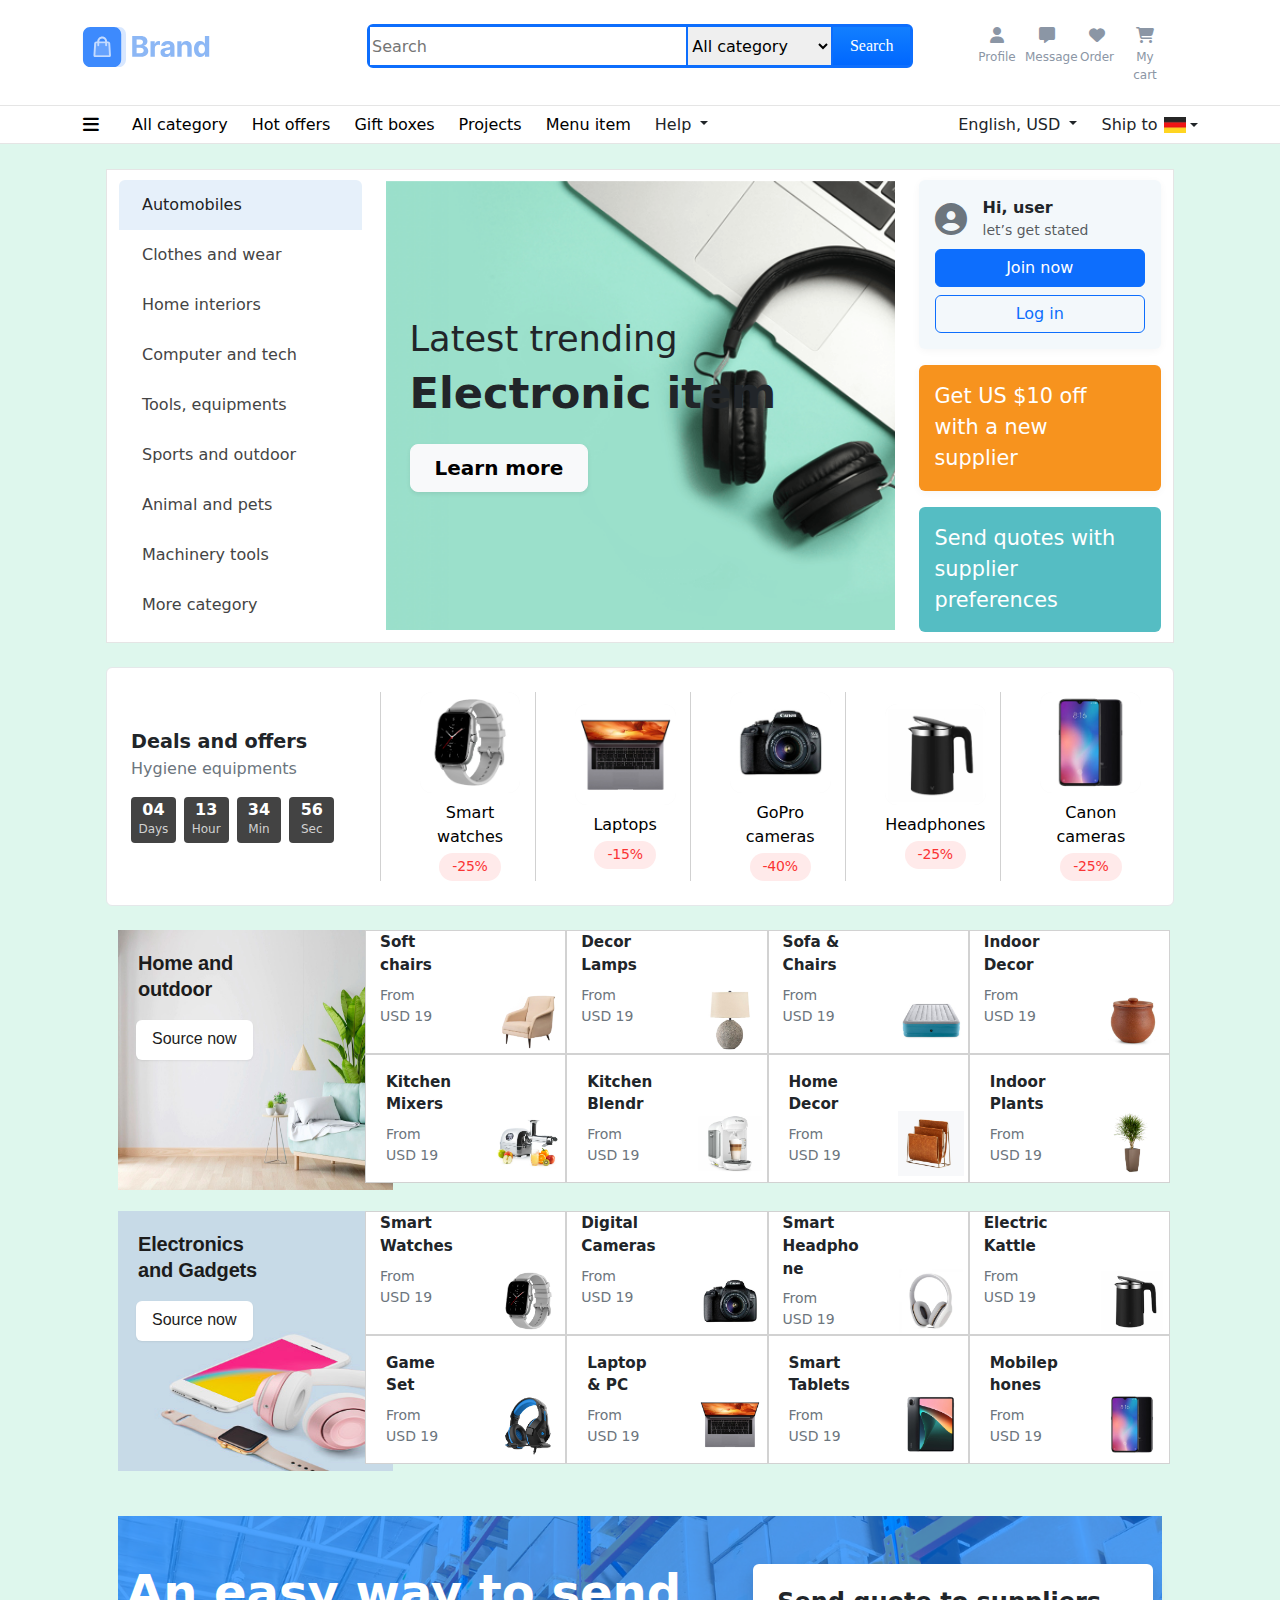
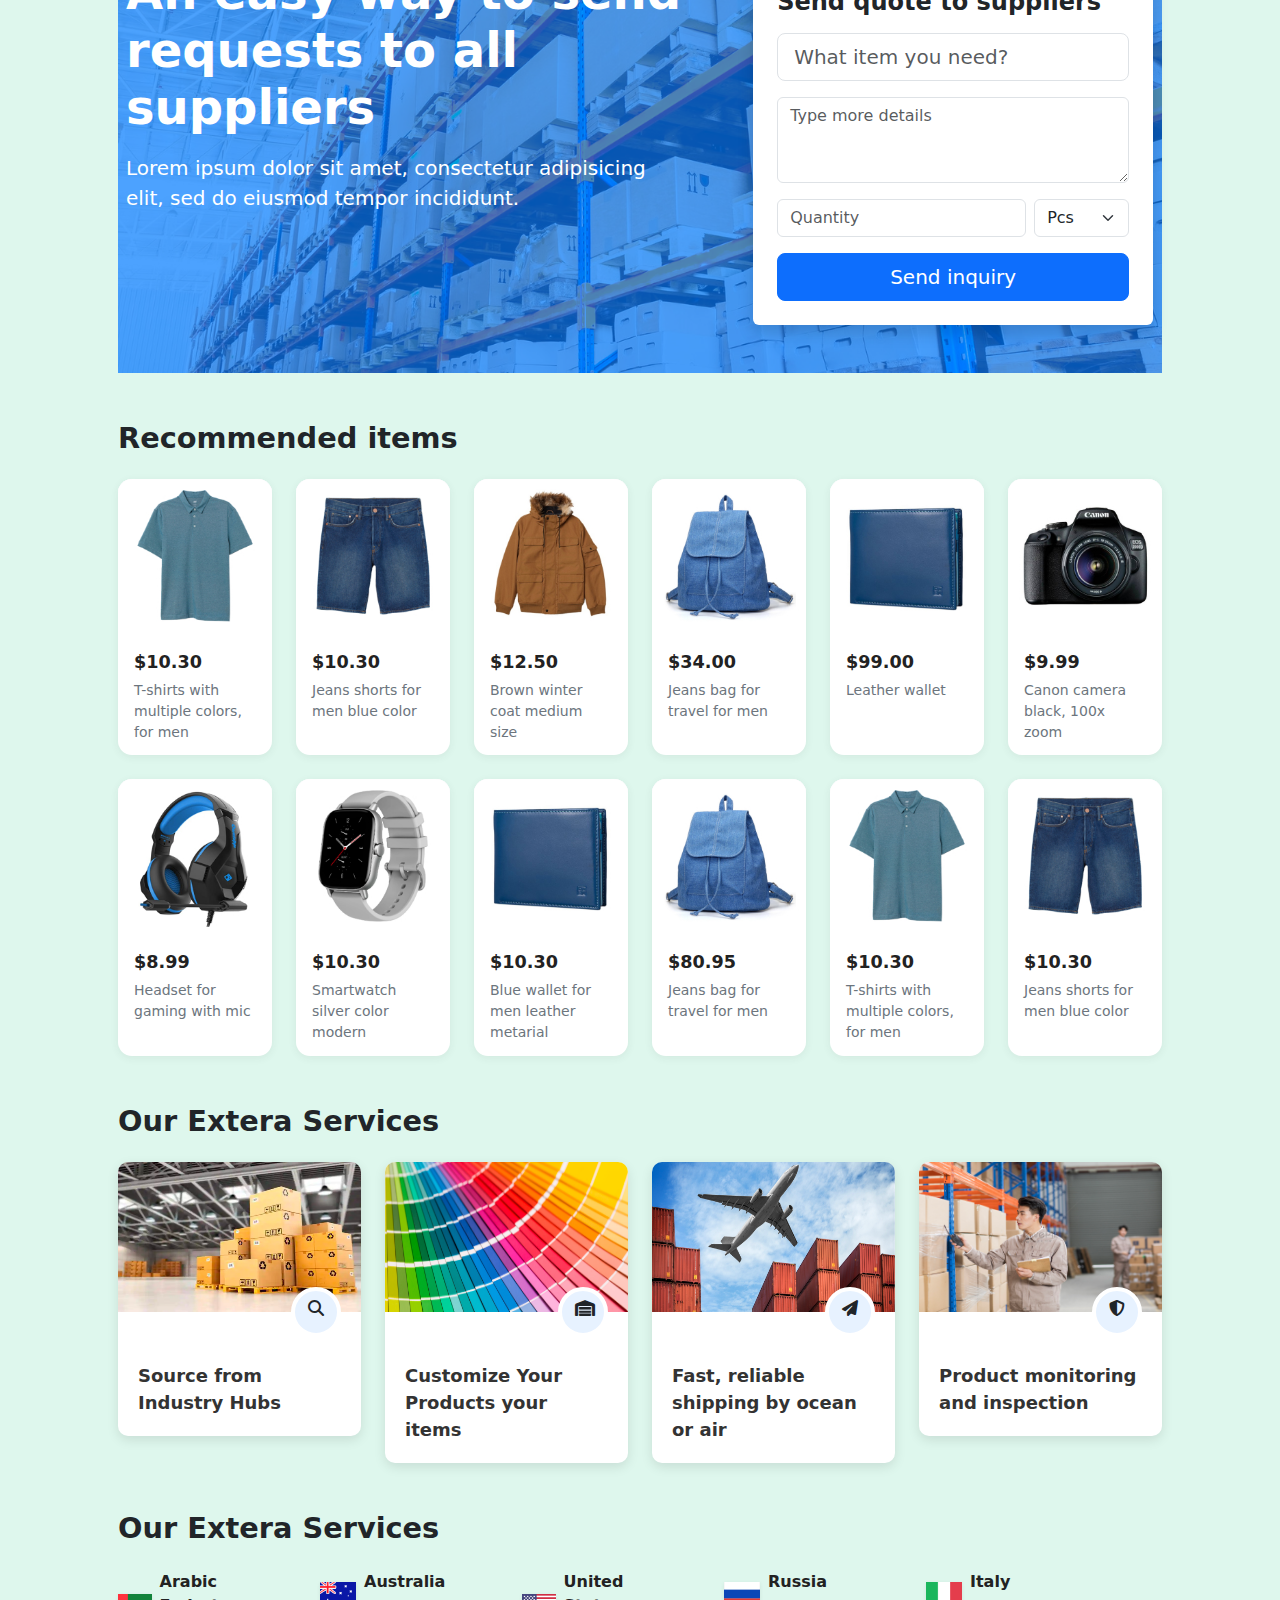
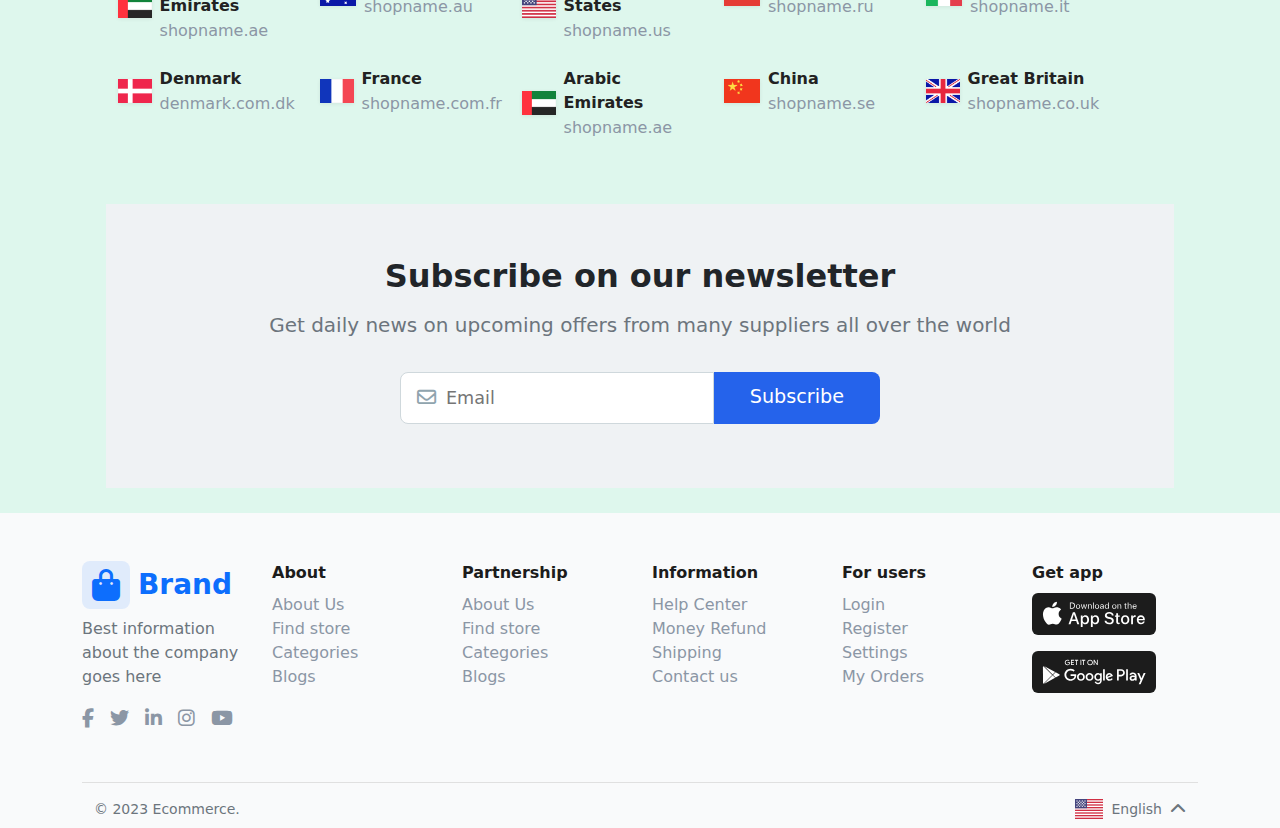
<file: e-com figma/index.html>
<!DOCTYPE html>
<html lang="en">

<head>
  <meta charset="UTF-8" />
  <title>Brand - E-commerce site</title>
  <!-- Bootstrap CSS -->
  <link href="https://cdn.jsdelivr.net/npm/bootstrap@5.3.0/dist/css/bootstrap.min.css" rel="stylesheet" />
  <!-- Font Awesome -->
  <link href="https://cdnjs.cloudflare.com/ajax/libs/font-awesome/6.4.2/css/all.min.css" rel="stylesheet" />
  <link rel="stylesheet" href="css/styles.css" />
  <!-- Bootstrap JS Bundle (required for dropdowns) -->
  <script src="https://cdn.jsdelivr.net/npm/bootstrap@5.3.0/dist/js/bootstrap.bundle.min.js"></script>
</head>

<body>
  <header class="header">
    <div class="container my-4">
      <div class="row">
        <div class="col-3">
          <div class="brand-logo">
            <a href="index.html">
              <img src="Image/Brand/logo-colored.svg" alt="Brand Logo" />
            </a>
          </div>
        </div>
        <div class="col-6">
          <form class="search-bar d-flex flex-nowrap">
            <input type="text" placeholder="Search" />
            <select>
              <option>All category</option>
              <option>Electronics</option>
              <option>Fashion</option>
              <option>Home</option>
            </select>
            <button type="submit" class="btn-search">Search</button>
          </form>
        </div>
        <div class="col-3">
          <div class="header-icons">
            <ul>
              <li>
                <a href="">
                  <i class="fa-solid fa-user"></i>
                  <p>Profile</p>
                </a>
              </li>
              <li>
                <a href="">
                  <i class="fa-solid fa-message"></i>
                  <p>Message</p>
                </a>
              </li>
              <li>
                <a href="">
                  <i class="fa-solid fa-heart"></i>
                  <p>Order</p>
                </a>
              </li>
              <li>
                <a href="webcart.html">
                  <i class="fa-solid fa-cart-shopping"></i>
                  <p>My cart</p>
                </a>
              </li>
            </ul>
          </div>
        </div>
      </div>
    </div>
  </header>

  <!--  navbar -->
  <div class="navbar-container">
    <div class="container">
      <div class="d-flex justify-content-between align-items-center py-1">
        <!-- Left nav -->
        <nav class="d-flex align-items-center gap-4">
          <button class="btn btn-link p-0 me-2" style="font-size: 18px;">
            <i class="fa-solid fa-bars"></i>
          </button>
          <a href="#">All category</a>
          <a href="#">Hot offers</a>
          <a href="#">Gift boxes</a>
          <a href="#">Projects</a>
          <a href="#">Menu item</a>
          <div class="dropdown">
            <a class="text-dark text-decoration-none small fw-normal dropdown-toggle" href="#" id="helpDropdown"
              data-bs-toggle="dropdown" aria-expanded="false">
              Help
            </a>
            <ul class="dropdown-menu" aria-labelledby="helpDropdown">
              <li><a class="dropdown-item" href="#">Ask question</a></li>
              <li><a class="dropdown-item" href="#">Refund policy</a></li>
              <li><a class="dropdown-item" href="#">Return policy</a></li>
            </ul>
          </div>
        </nav>
        <!-- Right nav -->
        <nav class="d-flex align-items-center gap-4">
          <div class="dropdown">
            <a class="text-dark text-decoration-none small fw-normal dropdown-toggle" href="#" id="langDropdown"
              data-bs-toggle="dropdown" aria-expanded="false">
              English, USD
            </a>
            <ul class="dropdown-menu" aria-labelledby="langDropdown">
              <li><a class="dropdown-item" href="#">Urdu, PAK</a></li>
              <li><a class="dropdown-item" href="#">Indian, IND</a></li>
            </ul>
          </div>
          <div class="dropdown">
            <a class="text-dark text-decoration-none small fw-normal dropdown-toggle d-flex align-items-center" href="#"
              id="shipDropdown" data-bs-toggle="dropdown" aria-expanded="false">
              Ship to
              <img src="Image/icons/germany.png" alt="DE" style="height: 16px; margin-left: 6px;" />
            </a>
            <ul class="dropdown-menu" aria-labelledby="shipDropdown">
              <li><a class="dropdown-item" href="#"><img src="Image/icons/australia.png" style="height: 18px;"></a></li>
              <li><a class="dropdown-item" href="#"><img src="Image/icons/chania.png" style="height: 18px;"></a></li>
            </ul>
          </div>
        </nav>
      </div>
    </div>
  </div>
  <!-- main -->

  <main>

    <!-- hero section -->
    <section class="hero section">
      <div class="main-section">
        <div class="container">
          <div class="row">
            <!-- Sidebar Categories -->
            <div class="col-md-3">
              <ul class="list-group sidebar-categories">
                <li class="list-group-item active">
                  </i>Automobiles
                </li>
                <li class="list-group-item">
                  </i>Clothes and wear
                </li>
                <li class="list-group-item">
                  </i>Home interiors
                </li>
                <li class="list-group-item">
                  </i>Computer and tech
                </li>
                <li class="list-group-item">
                  </i>Tools, equipments
                </li>
                <li class="list-group-item">
                  </i>Sports and outdoor
                </li>
                <li class="list-group-item">
                  </i>Animal and pets
                </li>
                <li class="list-group-item">
                  </i>Machinery tools
                </li>
                <li class="list-group-item">
                  </i>More category
                </li>
              </ul>
            </div>
            <!-- Main Banner -->
            <div class="col-md-6">
              <div class="main-banner position-relative d-flex align-items-center justify-content-start p-4">
                <div>
                  <h2 class="fw-normal mb-2" style="font-size:2.2rem;">Latest trending</h2>
                  <h1 class="fw-bold mb-4" style="font-size:2.7rem;">Electronic item</h1>
                  <a href="#" class="btn btn-light btn-lg fw-semibold px-4 py-2 shadow-sm">Learn more</a>
                </div>
              </div>
            </div>
            <!-- Right Sidebar -->
            <div class="col-md-3">
              <div class="user-card p-3 mb-3 rounded">
                <div class="d-flex align-items-center mb-2">
                  <i class="fa-solid fa-user-circle fa-2x me-3 text-secondary"></i>
                  <div>
                    <div class="fw-semibold">Hi, user</div>
                    <div class="text-muted small">let’s get stated</div>
                  </div>
                </div>
                <a href="#" class="btn btn-primary w-100 mb-2">Join now</a>
                <a href="#" class="btn btn-outline-primary w-100">Log in</a>
              </div>
              <div class="promo-card p-3 mb-3 rounded">
                <div class="fw-semibold-1">Get US $10 off<br>with a new <br>supplier</div>
              </div>
              <div class="promo-card-2 p-3 rounded">
                <div class="fw-semibold-1">Send quotes with<br>supplier <br> preferences</div>
              </div>
            </div>
          </div>
        </div>
      </div>
    </section>

    <!-- sales -->
    <section class="sales section">
      <div class="container deals-offers-section my-4 p-4 rounded">
        <div class="row align-items-center">
          <!-- Left: Deals and Timer -->
          <div class="col-md-3 mb-4 mb-md-0 sales-left">
            <div>
              <h3 class="fw-bold mb-1">Deals and offers</h3>
              <div class="text-secondary mb-3">Hygiene equipments</div>
              <div class="d-flex gap-2">
                <div class="timer-box text-center">
                  <div class="timer-value">04</div>
                  <div class="timer-label">Days</div>
                </div>
                <div class="timer-box text-center">
                  <div class="timer-value">13</div>
                  <div class="timer-label">Hour</div>
                </div>
                <div class="timer-box text-center">
                  <div class="timer-value">34</div>
                  <div class="timer-label">Min</div>
                </div>
                <div class="timer-box text-center">
                  <div class="timer-value">56</div>
                  <div class="timer-label">Sec</div>
                </div>
              </div>
            </div>
          </div>
          <!-- Right: Product Cards -->
          <div class="col-md-9">
            <div class="row cards-container">
              <div class="col-6 col-md-2 text-center deal-card">
                <a href="web-list.html">
                  <img src="Image/tech/8.jpg" alt="Smart watches" class="deal-img mb-2" />
                  <div class="deal-title mb-1">Smart watches</div>
                  <div class="deal-discount">-25%</div>
                </a>
              </div>
              <div class="col-6 col-md-2 text-center deal-card">
                <a href="web-list.html">
                  <img src="Image/tech/7.jpg" alt="Laptops" class="deal-img mb-2" />
                  <div class="deal-title mb-1">Laptops</div>
                  <div class="deal-discount">-15%</div>
                </a>
              </div>
              <div class="col-6 col-md-2 text-center deal-card">
                <a href="web-list.html">
                  <img src="Image/tech/6.jpg" alt="GoPro cameras" class="deal-img mb-2" />
                  <div class="deal-title mb-1">GoPro cameras</div>
                  <div class="deal-discount">-40%</div>
                </a>
              </div>
              <div class="col-6 col-md-2 text-center deal-card">
                <a href="web-list.html">
                  <img src="Image/tech/10.jpg" alt="Headphones" class="deal-img mb-2" />
                  <div class="deal-title mb-1">Headphones</div>
                  <div class="deal-discount">-25%</div>
                </a>
              </div>
              <div class="col-6 col-md-2 text-center deal-card">
                <a href="web-list.html">
                  <img src="Image/tech/3.jpg" alt="Canon cameras" class="deal-img mb-2" />
                  <div class="deal-title mb-1">Canon cameras</div>
                  <div class="deal-discount">-25%</div>
                </a>
              </div>
            </div>
          </div>
        </div>
      </div>
    </section>

    <!-- block elements -->
    <section class="block-elements mb-3">
      <div class="container">
        <div class="row">
          <div class="col-3">
            <div class="home-outdoor-block">
              <div class="box">
                <div class="left-aside">
                  <div class="overlap-group">
                    <img class="group" src="Image/icons/bg-block section.jpg" />
                    <div class="button-btn-basic">
                      <div class="button-base-text-md">
                        <div class="text">Source now</div>
                      </div>
                    </div>
                    <div class="consumer-electronics">Home and outdoor</div>
                  </div>
                </div>
              </div>
            </div>
          </div>
          <div class="col-9 ps-0">
            <div class="card-container">
              <div class="row">
                <div class="col-3">
                  <a href="web-grid-view.html">
                    <div class="card">
                      <div class="row">
                        <div class="col-7">
                          <div class="category-card h-100">
                            <div class="mb-2 fw-semibold">Soft chairs</div>
                            <div class="text-secondary small">From<br><span>USD 19</span></div>
                          </div>
                        </div>
                        <div class="col-5 mt-5">
                          <img src="Image/interior/1.jpg" alt="Soft chairs"
                            class="img-fluid mt-2 d-block mx-auto category-img" />
                        </div>
                      </div>
                    </div>
                  </a>
                </div>
                <div class="col-3">
                  <a href="web-grid-view.html">
                    <div class="card">
                      <div class="row">
                        <div class="col-7">
                          <div class="category-card h-100">
                            <div class="mb-2 fw-semibold">Decor Lamps</div>
                            <div class="text-secondary small">From<br><span>USD 19</span></div>
                          </div>
                        </div>
                        <div class="col-5 mt-5">
                          <img src="Image/interior/6.jpg" alt="Soft chairs"
                            class="img-fluid mt-2 d-block mx-auto category-img" />
                        </div>
                      </div>
                    </div>
                  </a>
                </div>
                <div class="col-3">
                  <a href="web-grid-view.html">
                    <div class="card">
                      <div class="row">
                        <div class="col-7">
                          <div class="category-card h-100">
                            <div class="mb-2 fw-semibold">Sofa & Chairs</div>
                            <div class="text-secondary small">From<br><span>USD 19</span></div>
                          </div>
                        </div>
                        <div class="col-5 mt-5">
                          <img src="Image/interior/5.jpg" alt="Soft chairs"
                            class="img-fluid mt-2 d-block mx-auto category-img" />
                        </div>
                      </div>
                    </div>
                  </a>
                </div>
                <div class="col-3">
                  <a href="web-grid-view.html">
                    <div class="card">
                      <div class="row">
                        <div class="col-7">
                          <div class="category-card h-100">
                            <div class="mb-2 fw-semibold">Indoor Decor</div>
                            <div class="text-secondary small">From<br><span>USD 19</span></div>
                          </div>
                        </div>
                        <div class="col-5 mt-5">
                          <img src="Image/interior/3.jpg" alt="Soft chairs"
                            class="img-fluid mt-2 d-block mx-auto category-img" />
                        </div>
                      </div>
                    </div>
                  </a>
                </div>
                <div class="col-3">
                  <a href="web-grid-view.html">
                    <div class="card">
                      <div class="row">
                        <div class="col-7">
                          <div class="category-card p-3 h-100 rounded">
                            <div class="mb-2 fw-semibold">Kitchen Mixers</div>
                            <div class="text-secondary small">From<br><span>USD 19</span></div>
                          </div>
                        </div>
                        <div class="col-5 mt-5">
                          <img src="Image/interior/9.jpg" alt="Soft chairs"
                            class="img-fluid mt-2 d-block mx-auto category-img" />
                        </div>
                      </div>
                    </div>
                  </a>
                </div>
                <div class="col-3">
                  <a href="web-grid-view.html">
                    <div class="card">
                      <div class="row">
                        <div class="col-7">
                          <div class="category-card p-3 h-100 rounded">
                            <div class="mb-2 fw-semibold">Kitchen Blendr</div>
                            <div class="text-secondary small">From<br><span>USD 19</span></div>
                          </div>
                        </div>
                        <div class="col-5 mt-5">
                          <img src="Image/interior/8.jpg" alt="Soft chairs"
                            class="img-fluid mt-2 d-block mx-auto category-img" />
                        </div>
                      </div>
                    </div>
                  </a>
                </div>
                <div class="col-3">
                  <a href="web-grid-view.html">
                    <div class="card">
                      <div class="row">
                        <div class="col-7">
                          <div class="category-card p-3 h-100 rounded">
                            <div class="mb-2 fw-semibold">Home Decor</div>
                            <div class="text-secondary small">From<br><span>USD 19</span></div>
                          </div>
                        </div>
                        <div class="col-5 mt-5">
                          <img src="Image/interior/7.jpg" alt="Soft chairs"
                            class="img-fluid mt-2 d-block mx-auto category-img" />
                        </div>
                      </div>
                    </div>
                  </a>
                </div>
                <div class="col-3">
                  <a href="web-grid-view.html">
                    <div class="card">
                      <div class="row">
                        <div class="col-7">
                          <div class="category-card p-3 h-100 rounded">
                            <div class="mb-2 fw-semibold">Indoor Plants</div>
                            <div class="text-secondary small">From<br><span>USD 19</span></div>
                          </div>
                        </div>
                        <div class="col-5 mt-5">
                          <img src="Image/interior/4.jpg" alt="Soft chairs"
                            class="img-fluid mt-2 d-block mx-auto category-img" />
                        </div>
                      </div>
                    </div>
                  </a>
                </div>
              </div>
            </div>
          </div>
        </div>
      </div>
    </section>

    <!-- block elements -->
    <section class="block-elements mt-4">
      <div class="container">
        <div class="row">
          <div class="col-3">
            <div class="home-outdoor-block">
              <div class="box">
                <div class="left-aside">
                  <div class="overlap-group">
                    <img class="group" src="Image/icons/block-element-2.png" />
                    <div class="button-btn-basic">
                      <div class="button-base-text-md">
                        <div class="text">Source now</div>
                      </div>
                    </div>
                    <div class="consumer-electronics">Electronics and Gadgets</div>
                  </div>
                </div>
              </div>
            </div>
          </div>
          <div class="col-9 ps-0">
            <div class="card-container">
              <div class="row">
                <div class="col-3">
                  <a href="web-list.html">
                    <div class="card">
                      <div class="row">
                        <div class="col-7">
                          <div class="category-card h-100">
                            <div class="mb-2 fw-semibold">Smart Watches</div>
                            <div class="text-secondary small">From<br><span>USD 19</span></div>
                          </div>
                        </div>
                        <div class="col-5 mt-5">
                          <img src="Image/tech/8.jpg" alt="Soft chairs"
                            class="img-fluid mt-2 d-block mx-auto category-img" />
                        </div>
                      </div>
                    </div>
                  </a>
                </div>
                <div class="col-3">
                  <a href="web-list.html">
                    <div class="card">
                      <div class="row">
                        <div class="col-7">
                          <div class="category-card h-100">
                            <div class="mb-2 fw-semibold">Digital Cameras</div>
                            <div class="text-secondary small">From<br><span>USD 19</span></div>
                          </div>
                        </div>
                        <div class="col-5 mt-5">
                          <img src="Image/tech/6.jpg" alt="Soft chairs"
                            class="img-fluid mt-2 d-block mx-auto category-img" />
                        </div>
                      </div>
                    </div>
                  </a>
                </div>
                <div class="col-3">
                  <a href="web-list.html">
                    <div class="card">
                      <div class="row">
                        <div class="col-7">
                          <div class="category-card h-100">
                            <div class="mb-2 fw-semibold">Smart Headphone</div>
                            <div class="text-secondary small">From<br><span>USD 19</span></div>
                          </div>
                        </div>
                        <div class="col-5 mt-5">
                          <img src="Image/tech/9.jpg" alt="Soft chairs"
                            class="img-fluid mt-2 d-block mx-auto category-img" />
                        </div>
                      </div>
                    </div>
                  </a>
                </div>
                <div class="col-3">
                  <a href="web-list.html">
                    <div class="card">
                      <div class="row">
                        <div class="col-7">
                          <div class="category-card h-100">
                            <div class="mb-2 fw-semibold">Electric Kattle</div>
                            <div class="text-secondary small">From<br><span>USD 19</span></div>
                          </div>
                        </div>
                        <div class="col-5 mt-5">
                          <img src="Image/tech/10.jpg" alt="Soft chairs"
                            class="img-fluid mt-2 d-block mx-auto category-img" />
                        </div>
                      </div>
                    </div>
                  </a>
                </div>
                <div class="col-3">
                  <a href="web-list.html">
                    <div class="card">
                      <div class="row">
                        <div class="col-7">
                          <div class="category-card p-3 h-100 rounded">
                            <div class="mb-2 fw-semibold">Game Set</div>
                            <div class="text-secondary small">From<br><span>USD 19</span></div>
                          </div>
                        </div>
                        <div class="col-5 mt-5">
                          <img src="Image/tech/5.jpg" alt="Soft chairs"
                            class="img-fluid mt-2 d-block mx-auto category-img" />
                        </div>
                      </div>
                    </div>
                  </a>
                </div>
                <div class="col-3">
                  <a href="web-list.html">
                    <div class="card">
                      <div class="row">
                        <div class="col-7">
                          <div class="category-card p-3 h-100 rounded">
                            <div class="mb-2 fw-semibold">Laptop & PC</div>
                            <div class="text-secondary small">From<br><span>USD 19</span></div>
                          </div>
                        </div>
                        <div class="col-5 mt-5">
                          <img src="Image/tech/7.jpg" alt="Soft chairs"
                            class="img-fluid mt-2 d-block mx-auto category-img" />
                        </div>
                      </div>
                    </div>
                  </a>
                </div>
                <div class="col-3">
                  <a href="web-list.html">
                    <div class="card">
                      <div class="row">
                        <div class="col-7">
                          <div class="category-card p-3 h-100 rounded">
                            <div class="mb-2 fw-semibold">Smart Tablets</div>
                            <div class="text-secondary small">From<br><span>USD 19</span></div>
                          </div>
                        </div>
                        <div class="col-5 mt-5">
                          <img src="Image/tech/2.jpg" alt="Soft chairs"
                            class="img-fluid mt-2 d-block mx-auto category-img" />
                        </div>
                      </div>
                    </div>
                  </a>
                </div>
                <div class="col-3">
                  <a href="web-list.html">
                    <div class="card">
                      <div class="row">
                        <div class="col-7">
                          <div class="category-card p-3 h-100 rounded">
                            <div class="mb-2 fw-semibold">Mobilephones</div>
                            <div class="text-secondary small">From<br><span>USD 19</span></div>
                          </div>
                        </div>
                        <div class="col-5 mt-5">
                          <img src="Image/tech/3.jpg" alt="Soft chairs"
                            class="img-fluid mt-2 d-block mx-auto category-img" />
                        </div>
                      </div>
                    </div>
                  </a>
                </div>
              </div>
            </div>
          </div>
        </div>
      </div>
    </section>

    <!-- secion qoutes -->
    <section class="qoute mt-5">
      <div class="container">
        <div class="position-relative">
          <!-- Background image -->
          <img src="Image/icons/bg.png" alt="Warehouse"
            class="w-100 h-100 position-absolute top-0 start-0 img-container">
          <!-- Blue overlay -->
          <div class="position-absolute top-0 start-0 w-100 h-100 overlay-layer"></div>
          <div class="row ps-2 h-100 position-relative" style="z-index: 3;">
            <div class="col-lg-7 text-white py-5">
              <h2 class="fw-bold display-5 mb-3">An easy way to send<br>requests to all suppliers</h2>
              <p class="lead mb-0">Lorem ipsum dolor sit amet, consectetur adipisicing <br> elit, sed do eiusmod tempor
                incididunt.</p>
            </div>
            <div class="col-lg-5 d-flex justify-content-center py-5">
              <div class="bg-white rounded shadow p-4 w-100" style="max-width: 400px;">
                <h4 class="fw-bold mb-3">Send quote to suppliers</h4>
                <form>
                  <div class="mb-3">
                    <input type="text" class="form-control form-control-lg" placeholder="What item you need?" />
                  </div>
                  <div class="mb-3">
                    <textarea class="form-control" rows="3" placeholder="Type more details"></textarea>
                  </div>
                  <div class="row g-2 mb-3">
                    <div class="col">
                      <input type="number" class="form-control" placeholder="Quantity" />
                    </div>
                    <div class="col-auto">
                      <select class="form-select">
                        <option>Pcs</option>
                        <option>Kg</option>
                        <option>Liters</option>
                      </select>
                    </div>
                  </div>
                  <button type="submit" class="btn btn-primary btn-lg w-100">Send inquiry</button>
                </form>
              </div>
            </div>
          </div>
        </div>
      </div>
    </section>

    <!-- recomended section -->
    <section class="recommended mt-5">
      <div class="container">
        <h2 class="fw-bold mb-4" style="font-size:1.8rem;">Recommended items</h2>
        <div class="row g-4">
          <div class="col-6 col-md-4 col-lg-2">
            <a href="web-list.html">
              <div class="card recommended-card h-100">
                <img src="Image/cloth/1.jpg" class="card-img-top" alt="T-shirts with multiple colors, for men">
                <div class="card-body">
                  <div class="fw-semibold mb-1 price-text">$10.30</div>
                  <div class="card-text text-secondary small">T-shirts with multiple colors, for men</div>
                </div>
              </div>
            </a>
          </div>
          <div class="col-6 col-md-4 col-lg-2">
            <a href="web-list.html">
              <div class="card recommended-card h-100">
                <img src="Image/cloth/4.jpg" class="card-img-top" alt="Jeans shorts for men blue color">
                <div class="card-body">
                  <div class="fw-semibold mb-1 price-text">$10.30</div>
                  <div class="card-text text-secondary small">Jeans shorts for men blue color</div>
                </div>
              </div>
            </a>
          </div>
          <div class="col-6 col-md-4 col-lg-2">
            <a href="web-list.html">
              <div class="card recommended-card h-100">
                <img src="Image/cloth/3.jpg" class="card-img-top" alt="Brown winter coat medium size">
                <div class="card-body">
                  <div class="fw-semibold mb-1 price-text">$12.50</div>
                  <div class="card-text text-secondary small">Brown winter coat medium size</div>
                </div>
              </div>
            </a>
          </div>
          <div class="col-6 col-md-4 col-lg-2">
            <a href="web-list.html">
              <div class="card recommended-card h-100">
                <img src="Image/cloth/5.jpg" class="card-img-top" alt="Jeans bag for travel for men">
                <div class="card-body">
                  <div class="fw-semibold mb-1 price-text">$34.00</div>
                  <div class="card-text text-secondary small">Jeans bag for travel for men</div>
                </div>
              </div>
            </a>
          </div>
          <div class="col-6 col-md-4 col-lg-2">
            <a href="web-list.html">
              <div class="card recommended-card h-100">
                <img src="Image/cloth/6.jpg" class="card-img-top" alt="Leather wallet">
                <div class="card-body">
                  <div class="fw-semibold mb-1 price-text">$99.00</div>
                  <div class="card-text text-secondary small">Leather wallet</div>
                </div>
              </div>
            </a>
          </div>
          <div class="col-6 col-md-4 col-lg-2">
            <a href="web-list.html">
              <div class="card recommended-card h-100">
                <img src="Image/tech/6.jpg" class="card-img-top" alt="Canon camera black, 100x zoom">
                <div class="card-body">
                  <div class="fw-semibold mb-1 price-text">$9.99</div>
                  <div class="card-text text-secondary small">Canon camera black, 100x zoom</div>
                </div>
              </div>
            </a>
          </div>
          <div class="col-6 col-md-4 col-lg-2">
            <a href="web-list.html">
              <div class="card recommended-card h-100">
                <img src="Image/tech/5.jpg" class="card-img-top" alt="Headset for gaming with mic">
                <div class="card-body">
                  <div class="fw-semibold mb-1 price-text">$8.99</div>
                  <div class="card-text text-secondary small">Headset for gaming with mic</div>
                </div>
              </div>
            </a>
          </div>
          <div class="col-6 col-md-4 col-lg-2">
            <a href="web-list.html">
              <div class="card recommended-card h-100">
                <img src="Image/tech/8.jpg" class="card-img-top" alt="Smartwatch silver color modern">
                <div class="card-body">
                  <div class="fw-semibold mb-1 price-text">$10.30</div>
                  <div class="card-text text-secondary small">Smartwatch silver color modern</div>
                </div>
              </div>
            </a>
          </div>
          <div class="col-6 col-md-4 col-lg-2">
            <a href="web-list.html">
              <div class="card recommended-card h-100">
                <img src="Image/cloth/6.jpg" class="card-img-top" alt="Blue wallet for men leather metarial">
                <div class="card-body">
                  <div class="fw-semibold mb-1 price-text">$10.30</div>
                  <div class="card-text text-secondary small">Blue wallet for men leather metarial</div>
                </div>
              </div>
            </a>
          </div>
          <div class="col-6 col-md-4 col-lg-2">
            <a href="web-list.html">
              <div class="card recommended-card h-100">
                <img src="Image/cloth/5.jpg" class="card-img-top" alt="Jeans bag for travel for men">
                <div class="card-body">
                  <div class="fw-semibold mb-1 price-text">$80.95</div>
                  <div class="card-text text-secondary small">Jeans bag for travel for men</div>
                </div>
              </div>
            </a>
          </div>
          <div class="col-6 col-md-4 col-lg-2">
            <a href="web-list.html">
              <div class="card recommended-card h-100">
                <img src="Image/cloth/1.jpg" class="card-img-top" alt="T-shirts with multiple colors, for men">
                <div class="card-body">
                  <div class="fw-semibold mb-1 price-text">$10.30</div>
                  <div class="card-text text-secondary small">T-shirts with multiple colors, for men</div>
                </div>
              </div>
            </a>
          </div>
          <div class="col-6 col-md-4 col-lg-2">
            <a href="web-list.html">
              <div class="card recommended-card h-100">
                <img src="Image/cloth/4.jpg" class="card-img-top" alt="Jeans shorts for men blue color">
                <div class="card-body">
                  <div class="fw-semibold mb-1 price-text">$10.30</div>
                  <div class="card-text text-secondary small">Jeans shorts for men blue color</div>
                </div>
              </div>
            </a>
          </div>
        </div>
      </div>
    </section>

    <!-- our extera services -->
    <section class="services mt-5">
      <div class="container">
        <h2 class="fw-bold mb-4" style="font-size:1.8rem;">Our Extera Services</h2>
        <div class="row g-4">
          <!-- 1 -->
          <div class="col-md-3">
            <div class="services-card">
              <img src="Image/icons/services1.png" alt="Product Monitoring" />
              <div class="services-card-content">
                <div class="services-icon-badge">
                  <i class="fa-solid fa-magnifying-glass"></i>
                </div>
                <div class="services-card-title">Source from Industry Hubs</div>
              </div>
            </div>
          </div>
          <!-- 2 -->
          <div class="col-md-3">
            <div class="services-card">
              <img src="Image/icons/services2.png" alt="Product Monitoring" />
              <div class="services-card-content">
                <div class="services-icon-badge">
                  <i class="fa-solid fa-warehouse"></i>
                </div>
                <div class="services-card-title">Customize Your Products your items</div>
              </div>
            </div>
          </div>
          <!-- 3 -->
          <div class="col-md-3">
            <div class="services-card">
              <img src="Image/icons/services3.png" alt="Product Monitoring" />
              <div class="services-card-content">
                <div class="services-icon-badge">
                  <i class="fa-solid fa-paper-plane"></i>
                </div>
                <div class="services-card-title">Fast, reliable shipping by ocean or air</div>
              </div>
            </div>
          </div>
          <!-- 4 -->
          <div class="col-md-3">
            <div class="services-card">
              <img src="Image/icons/services4.png" alt="Product Monitoring" />
              <div class="services-card-content">
                <div class="services-icon-badge">
                  <i class="fa-solid fa-shield-halved"></i>
                </div>
                <div class="services-card-title">Product monitoring and inspection</div>
              </div>
            </div>
          </div>
        </div>
      </div>
    </section>

    <!-- supplied by region -->
    <section class="region mt-5">
      <div class="container">
        <h2 class="fw-bold mb-4" style="font-size:1.8rem;">Our Extera Services</h2>
        <div class="row">
          <div class="col-6 col-md-4 col-lg-2 mb-4 me-4 region-item">
            <div class="d-flex align-items-center">
              <img src="Image/icons/uae.png" alt="Arabic Emirates" class="region-flag me-2" />
              <div>
                <div class="region-title">Arabic Emirates</div>
                <div class="region-link">shopname.ae</div>
              </div>
            </div>
          </div>
          <div class="col-6 col-md-4 col-lg-2 mb-4 me-4 region-item">
            <div class="d-flex align-items-center">
              <img src="Image/icons/australia.png" alt="Australia" class="region-flag me-2" />
              <div>
                <div class="region-title">Australia</div>
                <div class="region-link">shopname.au</div>
              </div>
            </div>
          </div>
          <div class="col-6 col-md-4 col-lg-2 mb-4 me-4 region-item">
            <div class="d-flex align-items-center">
              <img src="Image/icons/us.png" alt="United States" class="region-flag me-2" />
              <div>
                <div class="region-title">United States</div>
                <div class="region-link">shopname.us</div>
              </div>
            </div>
          </div>
          <div class="col-6 col-md-4 col-lg-2 mb-4 me-4 region-item">
            <div class="d-flex align-items-center">
              <img src="Image/icons/russia.png" alt="Russia" class="region-flag me-2" />
              <div>
                <div class="region-title">Russia</div>
                <div class="region-link">shopname.ru</div>
              </div>
            </div>
          </div>
          <div class="col-6 col-md-4 col-lg-2 mb-4 me-4 region-item">
            <div class="d-flex align-items-center">
              <img src="Image/icons/italy.png" alt="Italy" class="region-flag me-2" />
              <div>
                <div class="region-title">Italy</div>
                <div class="region-link">shopname.it</div>
              </div>
            </div>
          </div>
          <div class="col-6 col-md-4 col-lg-2 mb-4 me-4 region-item">
            <div class="d-flex align-items-center">
              <img src="Image/icons/denmark.png" alt="Denmark" class="region-flag me-2" />
              <div>
                <div class="region-title">Denmark</div>
                <div class="region-link">denmark.com.dk</div>
              </div>
            </div>
          </div>
          <div class="col-6 col-md-4 col-lg-2 mb-4 me-4 region-item">
            <div class="d-flex align-items-center">
              <img src="Image/icons/france.png" alt="France" class="region-flag me-2" />
              <div>
                <div class="region-title">France</div>
                <div class="region-link">shopname.com.fr</div>
              </div>
            </div>
          </div>
          <div class="col-6 col-md-4 col-lg-2 mb-4 me-4 region-item">
            <div class="d-flex align-items-center">
              <img src="Image/icons/uae.png" alt="Arabic Emirates" class="region-flag me-2" />
              <div>
                <div class="region-title">Arabic Emirates</div>
                <div class="region-link">shopname.ae</div>
              </div>
            </div>
          </div>
          <div class="col-6 col-md-4 col-lg-2 mb-4 me-4 region-item">
            <div class="d-flex align-items-center">
              <img src="Image/icons/chania.png" alt="China" class="region-flag me-2" />
              <div>
                <div class="region-title">China</div>
                <div class="region-link">shopname.se</div>
              </div>
            </div>
          </div>
          <div class="col-6 col-md-4 col-lg-2 mb-4 me-4 region-item">
            <div class="d-flex align-items-center">
              <img src="Image/icons/britain.png" alt="Great Britain" class="region-flag me-2" />
              <div>
                <div class="region-title">Great Britain</div>
                <div class="region-link">shopname.co.uk</div>
              </div>
            </div>
          </div>
        </div>
      </div>
    </section>

    <!-- news sletter -->
    <section class="news-sletter mt-3 pb-4">
      <div class="container">
        <div class="newsletter-wrapper">
          <div class="newsletter-title">Subscribe on our newsletter</div>
          <div class="newsletter-desc">
            Get daily news on upcoming offers from many suppliers all over the world
          </div>
          <form class="newsletter-form" autocomplete="off">
            <div class="newsletter-input-group">
              <i class="fa-regular fa-envelope"></i>
              <input type="email" class="newsletter-input" placeholder="Email" required>
            </div>
            <button type="submit" class="newsletter-btn">Subscribe</button>
          </form>
        </div>
      </div>
    </section>

  </main>

  <!-- footer -->
  <section class="footer">
    <div class="container">
      <div class="row py-5">
        <div class="col-lg-2 col-md-4 mb-4 mb-md-0">
          <div class="d-flex align-items-center mb-2">
            <div
              class="footer-logo bg-primary bg-opacity-10 rounded-3 d-flex align-items-center justify-content-center me-2"
              style="width:48px;height:48px;">
              <i class="fa-solid fa-bag-shopping fa-2x text-primary"></i>
            </div>
            <span class="fs-3 fw-bold text-primary">Brand</span>
          </div>
          <div class="mb-3 text-secondary" style="max-width:320px;">
            Best information about the company goes here
          </div>
          <div class="d-flex gap-3">
            <a href="#" class="footer-social-link"><i class="fab fa-facebook-f"></i></a>
            <a href="#" class="footer-social-link"><i class="fab fa-twitter"></i></a>
            <a href="#" class="footer-social-link"><i class="fab fa-linkedin-in"></i></a>
            <a href="#" class="footer-social-link"><i class="fab fa-instagram"></i></a>
            <a href="#" class="footer-social-link"><i class="fab fa-youtube"></i></a>
          </div>
        </div>
        <div class="col-lg-2 col-md-2 mb-4 mb-md-0">
          <div class="fw-bold mb-2">About</div>
          <ul class="list-unstyled text-secondary">
            <li><a href="#" class="footer-link">About Us</a></li>
            <li><a href="#" class="footer-link">Find store</a></li>
            <li><a href="#" class="footer-link">Categories</a></li>
            <li><a href="#" class="footer-link">Blogs</a></li>
          </ul>
        </div>
        <div class="col-lg-2 col-md-2 mb-4 mb-md-0">
          <div class="fw-bold mb-2">Partnership</div>
          <ul class="list-unstyled text-secondary">
            <li><a href="#" class="footer-link">About Us</a></li>
            <li><a href="#" class="footer-link">Find store</a></li>
            <li><a href="#" class="footer-link">Categories</a></li>
            <li><a href="#" class="footer-link">Blogs</a></li>
          </ul>
        </div>
        <div class="col-lg-2 col-md-2 mb-4 mb-md-0">
          <div class="fw-bold mb-2">Information</div>
          <ul class="list-unstyled text-secondary">
            <li><a href="#" class="footer-link">Help Center</a></li>
            <li><a href="#" class="footer-link">Money Refund</a></li>
            <li><a href="#" class="footer-link">Shipping</a></li>
            <li><a href="#" class="footer-link">Contact us</a></li>
          </ul>
        </div>
        <div class="col-lg-2 col-md-2 mb-4 mb-md-0">
          <div class="fw-bold mb-2">For users</div>
          <ul class="list-unstyled text-secondary">
            <li><a href="#" class="footer-link">Login</a></li>
            <li><a href="#" class="footer-link">Register</a></li>
            <li><a href="#" class="footer-link">Settings</a></li>
            <li><a href="#" class="footer-link">My Orders</a></li>
          </ul>
        </div>
        <div class="col-lg-2 col-md-2">
          <div class="fw-bold mb-2">Get app</div>
          <div class="mb-2">
            <a href="#"><img src="Image/icons/app play.svg" alt="App Store" class="img-fluid mb-2"
                style="max-width:140px;"></a>
          </div>
          <div>
            <a href="#"><img src="Image/icons/google play.svg" alt="Google Play" class="img-fluid"
                style="max-width:140px;"></a>
          </div>
        </div>
      </div>
      <div
        class=" container d-flex flex-column flex-md-row justify-content-between align-items-center border-top pt-3 pb-2">
        <div class="text-secondary small">&copy; 2023 Ecommerce.</div>
        <div class="d-flex align-items-center mt-2 mt-md-0">
          <img src="Image/icons/us.png" alt="English" style="height:20px;" class="me-2">
          <span class="text-secondary small">English</span>
          <i class="fa-solid fa-chevron-up ms-2 text-secondary"></i>
        </div>
      </div>
    </div>
  </section>

</body>

</html>
</file>
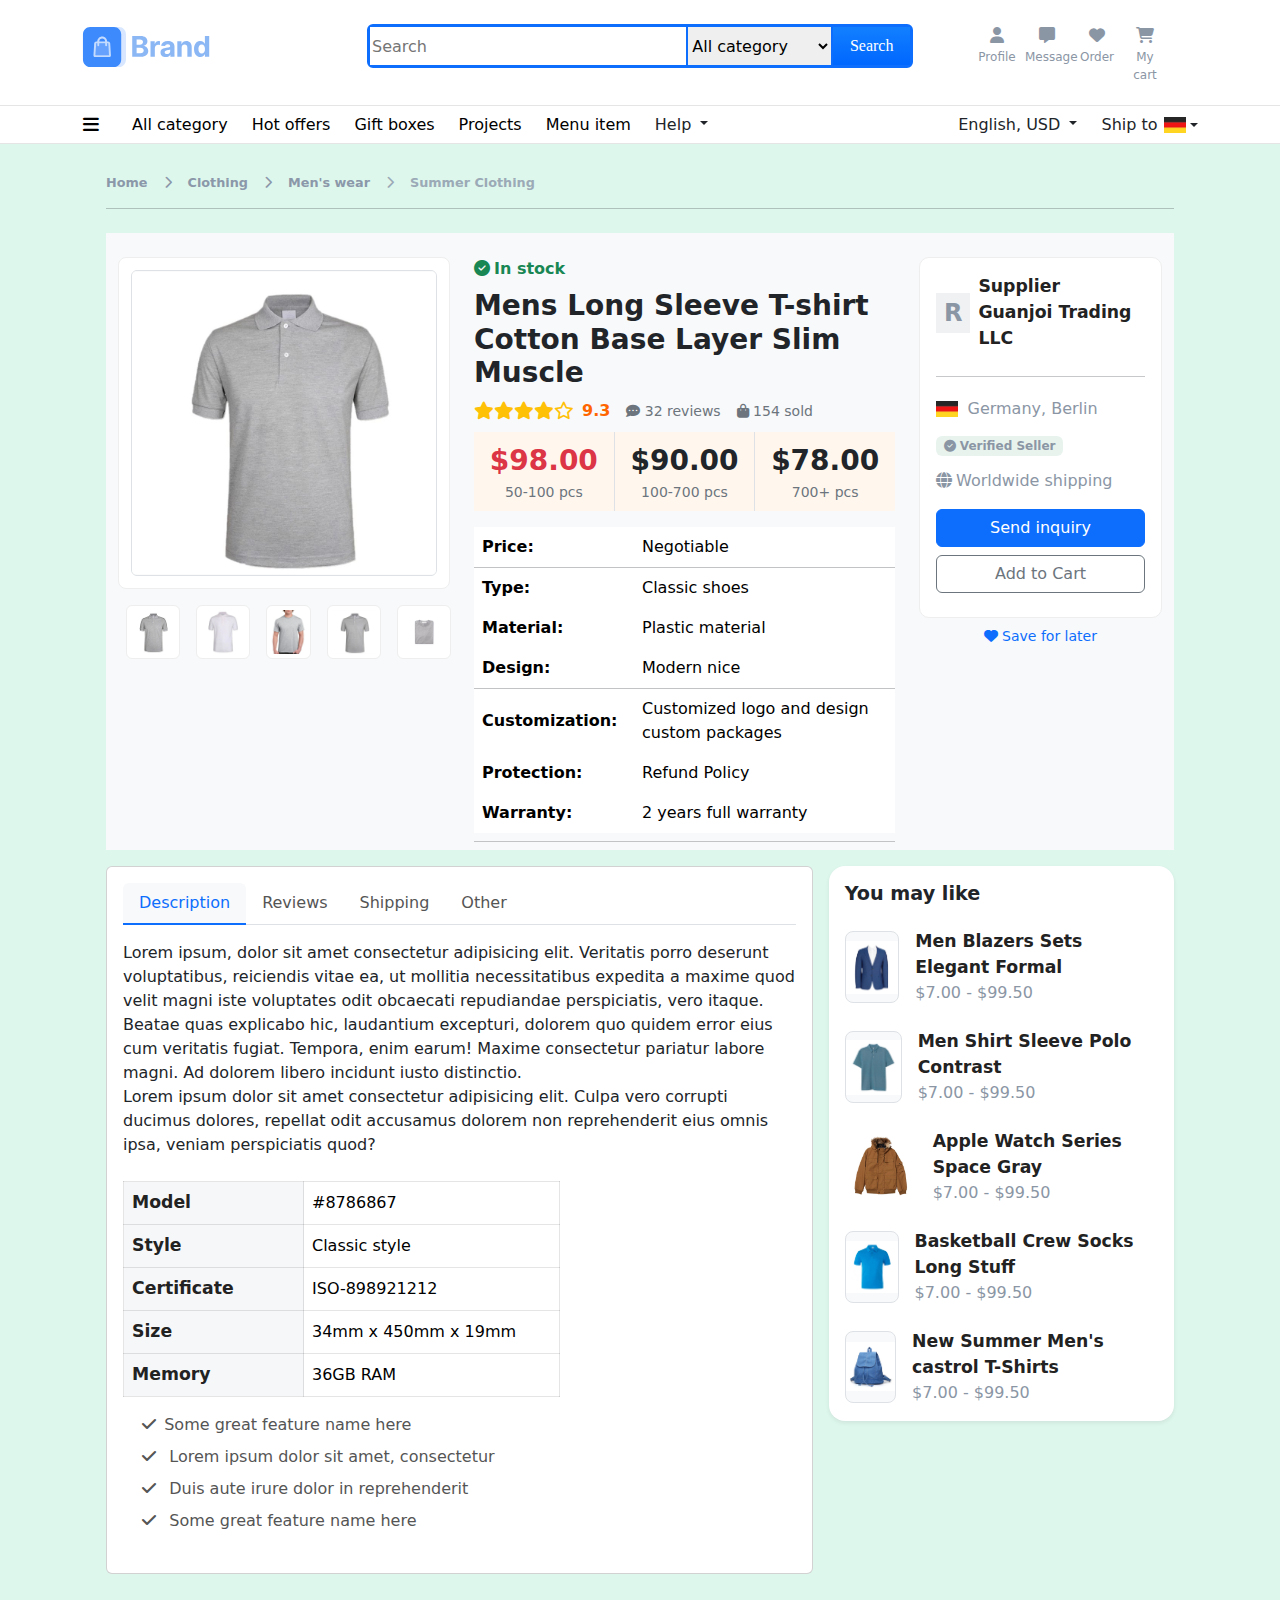
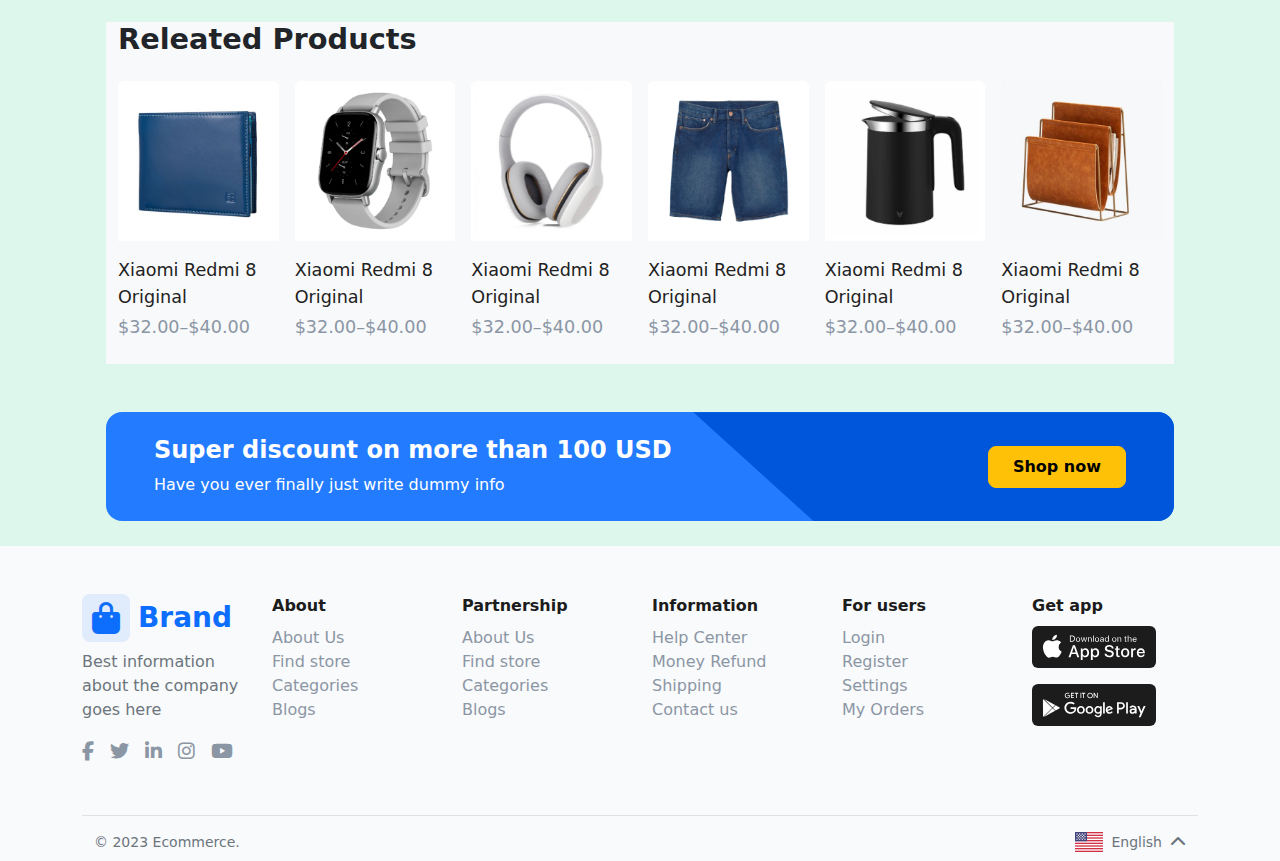
<file: e-com figma/web-details.html>
<!DOCTYPE html>
<html lang="en">

<head>
    <meta charset="UTF-8" />
    <title>Brand - E-commerce site</title>
    <!-- Bootstrap CSS -->
    <link href="https://cdn.jsdelivr.net/npm/bootstrap@5.3.0/dist/css/bootstrap.min.css" rel="stylesheet" />
    <!-- Font Awesome -->
    <link href="https://cdnjs.cloudflare.com/ajax/libs/font-awesome/6.4.2/css/all.min.css" rel="stylesheet" />
    <!-- couston css -->
    <link rel="stylesheet" href="css/styles.css" />
    <link rel="stylesheet" href="css/sidebar.css" />
    <link rel="stylesheet" href="css/details.css">
    <!-- Bootstrap JS Bundle (required for dropdowns) -->
    <script src="https://cdn.jsdelivr.net/npm/bootstrap@5.3.0/dist/js/bootstrap.bundle.min.js"></script>
</head>

<body>

    <header class="header">
        <div class="container my-4">
            <div class="row">
                <div class="col-3">
                    <div class="brand-logo">
                        <a href="index.html">
                            <img src="Image/Brand/logo-colored.svg" alt="Brand Logo" />
                        </a>
                    </div>
                </div>
                <div class="col-6">
                    <form class="search-bar d-flex flex-nowrap">
                        <input type="text" placeholder="Search" />
                        <select>
                            <option>All category</option>
                            <option>Electronics</option>
                            <option>Fashion</option>
                            <option>Home</option>
                        </select>
                        <button type="submit" class="btn-search">Search</button>
                    </form>
                </div>
                <div class="col-3">
                    <div class="header-icons">
                        <ul>
                            <li>
                                <a href="">
                                    <i class="fa-solid fa-user"></i>
                                    <p>Profile</p>
                                </a>
                            </li>
                            <li>
                                <a href="">
                                    <i class="fa-solid fa-message"></i>
                                    <p>Message</p>
                                </a>
                            </li>
                            <li>
                                <a href="">
                                    <i class="fa-solid fa-heart"></i>
                                    <p>Order</p>
                                </a>
                            </li>
                            <li>
                                <a href="webcart.html">
                                    <i class="fa-solid fa-cart-shopping"></i>
                                    <p>My cart</p>
                                </a>
                            </li>
                        </ul>
                    </div>
                </div>
            </div>
        </div>
    </header>


    <!--  navbar -->
    <div class="navbar-container">
        <div class="container">
            <div class="d-flex justify-content-between align-items-center py-1">
                <!-- Left nav -->
                <nav class="d-flex align-items-center gap-4">
                    <button class="btn btn-link p-0 me-2" style="font-size: 18px">
                        <i class="fa-solid fa-bars"></i>
                    </button>
                    <a href="#">All category</a>
                    <a href="#">Hot offers</a>
                    <a href="#">Gift boxes</a>
                    <a href="#">Projects</a>
                    <a href="#">Menu item</a>
                    <div class="dropdown">
                        <a class="text-dark text-decoration-none small fw-normal dropdown-toggle" href="#"
                            id="helpDropdown" data-bs-toggle="dropdown" aria-expanded="false">
                            Help
                        </a>
                        <ul class="dropdown-menu" aria-labelledby="helpDropdown">
                            <li><a class="dropdown-item" href="#">Ask question</a></li>
                            <li><a class="dropdown-item" href="#">Refund policy</a></li>
                            <li><a class="dropdown-item" href="#">Return policy</a></li>
                        </ul>
                    </div>
                </nav>
                <!-- Right nav -->
                <nav class="d-flex align-items-center gap-4">
                    <div class="dropdown">
                        <a class="text-dark text-decoration-none small fw-normal dropdown-toggle" href="#"
                            id="langDropdown" data-bs-toggle="dropdown" aria-expanded="false">
                            English, USD
                        </a>
                        <ul class="dropdown-menu" aria-labelledby="langDropdown">
                            <li><a class="dropdown-item" href="#">Urdu, PAK</a></li>
                            <li><a class="dropdown-item" href="#">Indian, IND</a></li>
                        </ul>
                    </div>
                    <div class="dropdown">
                        <a class="text-dark text-decoration-none small fw-normal dropdown-toggle d-flex align-items-center"
                            href="#" id="shipDropdown" data-bs-toggle="dropdown" aria-expanded="false">
                            Ship to
                            <img src="Image/icons/germany.png" alt="DE" style="height: 16px; margin-left: 6px" />
                        </a>
                        <ul class="dropdown-menu" aria-labelledby="shipDropdown">
                            <li>
                                <a class="dropdown-item" href="#"><img src="Image/icons/australia.png"
                                        style="height: 18px" /></a>
                            </li>
                            <li>
                                <a class="dropdown-item" href="#"><img src="Image/icons/chania.png"
                                        style="height: 18px" /></a>
                            </li>
                        </ul>
                    </div>
                </nav>
            </div>
        </div>
    </div>

    <!-- main -->
    <main>
        <!-- Breadcrumb Section -->
        <nav aria-label="breadcrumb" class="my-1">
            <ol class="breadcrumb custom-breadcrumb">
                <li class="breadcrumb-item">
                    <a href="index.html">Home</a>
                </li>
                <li class="breadcrumb-item">
                    <a href="web-list.html">Clothing</a>
                </li>
                <li class="breadcrumb-item">
                    <a href="web-grid-view.html">Men's wear</a>
                </li>
                <li class="breadcrumb-item active" aria-current="page">
                    Summer Clothing
                </li>
            </ol>
        </nav>
        <hr />

        <!-- product detail -->
        <section class="product-details mt-5 bg-light">
            <div class="container">
                <div class="row g-4">
                    <!-- Product Images -->
                    <div class="col-md-4">
                        <div class="product-images mb-3">
                            <img src="Image/cloth/main-img.jpg" alt="Main Product"
                                class="img-fluid rounded border main-product-img" />
                        </div>
                        <div class="d-flex gap-3 px-2">
                            <img src="Image/cloth/t1.png" alt="Thumb 1" class="img-thumbnail thumb-img active" />
                            <img src="Image/cloth/t2.jpg" alt="Thumb 2" class="img-thumbnail thumb-img" />
                            <img src="Image/cloth/t3.jpg" alt="Thumb 3" class="img-thumbnail thumb-img" />
                            <img src="Image/cloth/t4.jpg" alt="Thumb 4" class="img-thumbnail thumb-img" />
                            <img src="Image/cloth/t5.jpg" alt="Thumb 5" class="img-thumbnail thumb-img" />
                        </div>
                    </div>
                    <!-- Product Info -->
                    <div class="col-md-5">
                        <div class="d-flex align-items-center mb-2">
                            <span class="text-success fw-semibold me-2"><i class="fa fa-check-circle me-1"></i>In
                                stock</span>
                        </div>
                        <h3 class="fw-semibold mb-2">
                            Mens Long Sleeve T-shirt Cotton Base Layer Slim Muscle
                        </h3>
                        <div class="d-flex align-items-center mb-2">
                            <span class="text-warning me-2" style="font-size: 1.1em">
                                <i class="fa fa-star"></i><i class="fa fa-star"></i><i class="fa fa-star"></i><i
                                    class="fa fa-star"></i><i class="fa-regular fa-star"></i>
                            </span>
                            <span class="fw-semibold me-3" style="color: #f60">9.3</span>
                            <span class="text-secondary small me-3"><i class="fa fa-comment-dots"></i> 32 reviews</span>
                            <span class="text-secondary small"><i class="fa fa-shopping-bag"></i> 154 sold</span>
                        </div>
                        <div class="row g-0 mb-3 price-table">
                            <div class="col border-end text-center py-2">
                                <div class="fw-bold text-danger fs-3">$98.00</div>
                                <div class="small text-secondary">50-100 pcs</div>
                            </div>
                            <div class="col border-end text-center py-2">
                                <div class="fw-bold fs-3">$90.00</div>
                                <div class="small text-secondary">100-700 pcs</div>
                            </div>
                            <div class="col text-center py-2">
                                <div class="fw-bold fs-3">$78.00</div>
                                <div class="small text-secondary">700+ pcs</div>
                            </div>
                        </div>
                        <div class="table-responsive">
                            <table class="table table-borderless align-middle mb-0">
                                <tbody>
                                    <tr>
                                        <th class="fw-semibold" style="width: 160px">Price:</th>
                                        <td class="fw-normal">Negotiable</td>
                                    </tr>
                                </tbody>
                            </table>
                            <hr class="m-0" />
                            <table class="table table-borderless align-middle mb-0">
                                <tbody>
                                    <tr>
                                        <th class="fw-semibold" style="width: 160px">Type:</th>
                                        <td class="fw-normal">Classic shoes</td>
                                    </tr>
                                    <tr>
                                        <th class="fw-semibold">Material:</th>
                                        <td class="fw-normal">Plastic material</td>
                                    </tr>
                                    <tr>
                                        <th class="fw-semibold">Design:</th>
                                        <td class="fw-normal">Modern nice</td>
                                    </tr>
                                </tbody>
                            </table>
                            <hr class="m-0" />
                            <table class="table table-borderless align-middle mb-0">
                                <tbody>
                                    <tr>
                                        <th class="fw-semibold" style="width: 160px">
                                            Customization:
                                        </th>
                                        <td class="fw-normal">
                                            Customized logo and design custom packages
                                        </td>
                                    </tr>
                                    <tr>
                                        <th class="fw-semibold">Protection:</th>
                                        <td class="fw-normal">Refund Policy</td>
                                    </tr>
                                    <tr>
                                        <th class="fw-semibold">Warranty:</th>
                                        <td class="fw-normal">2 years full warranty</td>
                                    </tr>
                                </tbody>
                            </table>
                            <hr class="my-2" />
                        </div>
                    </div>
                    <!-- Supplier Card -->
                    <div class="col-md-3">
                        <div class="card supplier-card p-3">
                            <div class="d-flex align-items-center mb-2">
                                <div
                                    class="supplier-logo bg-secondary bg-opacity-10 d-flex align-items-center justify-content-center me-2">
                                    <span class="fs-4 fw-bold text-secondary">R</span>
                                </div>
                                <div>
                                    <div class="fw-semibold">Supplier</div>
                                    <div class="fw-semibold">Guanjoi Trading LLC</div>
                                </div>
                            </div>
                            <hr />
                            <div class="mb-2 mt-1">
                                <span class="me-1"><img src="Image/icons/germany.png" alt="Germany"
                                        style="height: 16px" /></span>
                                <span class="text-secondary">Germany, Berlin</span>
                            </div>
                            <div class="mb-2 mt-1">
                                <span class="badge bg-success bg-opacity-10 text-success text-secondary"><i
                                        class="fa fa-check-circle me-1"></i>Verified
                                    Seller</span>
                            </div>
                            <div class="mb-3 mt-1">
                                <span class="text-secondary"><i class="fa fa-globe me-1"></i>Worldwide shipping</span>
                            </div>
                            <button class="btn btn-primary w-100 mb-2">Send inquiry</button>
                            <a href="webcart.html" class="btn btn-outline-secondary w-100 mb-2">Add to Cart</a>
                        </div>
                        <a href="#"
                            class="d-flex align-items-center justify-content-center text-decoration-none text-primary small mt-2">
                            <i class="fa fa-heart me-1"></i> Save for later
                        </a>
                    </div>
                </div>
            </div>
        </section>

        <!-- more details -->
        <section class="mt-3">
            <div class="row g-3">
                <div class="col-lg-8">
                    <!-- Product Description Tabs -->
                    <div class="card">
                        <div class="card-body">
                            <ul class="nav nav-tabs" id="productTab" role="tablist">
                                <li class="nav-item" role="presentation">
                                    <button class="nav-link active" id="desc-tab" data-bs-toggle="tab"
                                        data-bs-target="#desc" type="button" role="tab" aria-controls="desc"
                                        aria-selected="true">
                                        Description
                                    </button>
                                </li>
                                <li class="nav-item" role="presentation">
                                    <button class="nav-link" id="reviews-tab" data-bs-toggle="tab"
                                        data-bs-target="#reviews" type="button" role="tab" aria-controls="reviews"
                                        aria-selected="false">
                                        Reviews
                                    </button>
                                </li>
                                <li class="nav-item" role="presentation">
                                    <button class="nav-link" id="shipping-tab" data-bs-toggle="tab"
                                        data-bs-target="#shipping" type="button" role="tab" aria-controls="shipping"
                                        aria-selected="false">
                                        Shipping
                                    </button>
                                </li>
                                <li class="nav-item" role="presentation">
                                    <button class="nav-link" id="other-tab" data-bs-toggle="tab" data-bs-target="#other"
                                        type="button" role="tab" aria-controls="other" aria-selected="false">
                                        Other
                                    </button>
                                </li>
                            </ul>
                            <div class="tab-content" id="productTabContent">
                                <div class="tab-pane fade show active" id="desc" role="tabpanel"
                                    aria-labelledby="desc-tab">
                                    <p class="mb-0">
                                        Lorem ipsum, dolor sit amet consectetur adipisicing elit.
                                        Veritatis porro deserunt voluptatibus, reiciendis vitae
                                        ea, ut mollitia necessitatibus expedita a maxime quod
                                        velit magni iste voluptates odit obcaecati repudiandae
                                        perspiciatis, vero itaque. Beatae quas explicabo hic,
                                        laudantium excepturi, dolorem quo quidem error eius cum
                                        veritatis fugiat. Tempora, enim earum! Maxime consectetur
                                        pariatur labore magni. Ad dolorem libero incidunt iusto
                                        distinctio.
                                    </p>
                                    <p class="mb-0">
                                        Lorem ipsum dolor sit amet consectetur adipisicing elit.
                                        Culpa vero corrupti ducimus dolores, repellat odit
                                        accusamus dolorem non reprehenderit eius omnis ipsa,
                                        veniam perspiciatis quod?
                                    </p>
                                    <div class="table-responsive mt-4" style="width: 65%;">
                                        <table class="table align-middle custom-spec-table">
                                            <tbody>
                                                <tr>
                                                    <th scope="row" class="fw-semibold">Model</th>
                                                    <td>#8786867</td>
                                                </tr>
                                                <tr>
                                                    <th scope="row" class="fw-semibold">Style</th>
                                                    <td>Classic style</td>
                                                </tr>
                                                <tr>
                                                    <th scope="row" class="fw-semibold">Certificate</th>
                                                    <td>ISO-898921212</td>
                                                </tr>
                                                <tr>
                                                    <th scope="row" class="fw-semibold">Size</th>
                                                    <td>34mm x 450mm x 19mm</td>
                                                </tr>
                                                <tr>
                                                    <th scope="row" class="fw-semibold">Memory</th>
                                                    <td>36GB RAM</td>
                                                </tr>
                                            </tbody>
                                        </table>
                                    </div>
                                    <!-- Features List Section -->
                                    <ul class="list-unstyled feature-list mb-4">
                                        <li class="d-flex align-items-center mb-2">
                                            <span><i class="fa-solid fa-check me-2 "></i>
                                            </span>
                                            <span>Some great feature name here</span>
                                        </li>
                                        <li class="d-flex align-items-center mb-2">
                                            <span><i class="fa-solid fa-check me-2 "></i>
                                                <span>Lorem ipsum dolor sit amet, consectetur</span>
                                        </li>
                                        <li class="d-flex align-items-center mb-2">
                                            <span><i class="fa-solid fa-check me-2 "></i>
                                                <span>Duis aute irure dolor in reprehenderit</span>
                                        </li>
                                        <li class="d-flex align-items-center mb-2">
                                            <span><i class="fa-solid fa-check me-2 "></i>
                                                <span>Some great feature name here</span>
                                        </li>
                                    </ul>
                                </div>
                                <div class="tab-pane fade" id="reviews" role="tabpanel" aria-labelledby="reviews-tab">
                                    <h5>Customer Reviews</h5>
                                    <div class="mb-3">
                                        <strong>John D.</strong>
                                        <span class="text-warning"><i class="fa fa-star"></i><i
                                                class="fa fa-star"></i><i class="fa fa-star"></i><i
                                                class="fa fa-star"></i><i class="fa-regular fa-star"></i></span>
                                        <p>
                                            Great quality shirt, fits perfectly and feels
                                            comfortable. Will buy again!
                                        </p>
                                    </div>
                                    <div>
                                        <strong>Sarah K.</strong>
                                        <span class="text-warning"><i class="fa fa-star"></i><i
                                                class="fa fa-star"></i><i class="fa fa-star"></i><i
                                                class="fa fa-star"></i><i class="fa fa-star"></i></span>
                                        <p>
                                            Excellent material and fast shipping. Highly recommend.
                                        </p>
                                    </div>
                                </div>
                                <div class="tab-pane fade" id="shipping" role="tabpanel" aria-labelledby="shipping-tab">
                                    <h5>Shipping Information</h5>
                                    <ul>
                                        <li>Ships within 2-3 business days</li>
                                        <li>Worldwide shipping available</li>
                                        <li>Free shipping on orders over $100</li>
                                        <li>Tracking number provided after dispatch</li>
                                    </ul>
                                </div>
                                <div class="tab-pane fade" id="other" role="tabpanel" aria-labelledby="other-tab">
                                    <h5>Additional Information</h5>
                                    <ul>
                                        <li>30-day return policy</li>
                                        <li>24/7 customer support</li>
                                        <li>Bulk order discounts available</li>
                                    </ul>
                                </div>
                            </div>
                        </div>
                    </div>
                </div>
                <div class="col-lg-4">
                    <div class="card rounded-4 shadow-sm border-0">
                        <div class="card-body">
                            <h5 class="fw-bold mb-4">You may like</h5>
                            <div class="d-flex mb-4 align-items-center">
                                <div class="me-3">
                                    <img src="Image/cloth/7.jpg" alt="Men Blazers Sets Elegant Formal"
                                        class="img-fluid rounded-3 border">
                                </div>
                                <div>
                                    <div class="fw-semibold">Men Blazers Sets Elegant Formal</div>
                                    <div class="text-secondary">$7.00 - $99.50</div>
                                </div>
                            </div>
                            <div class="d-flex mb-4 align-items-center">
                                <div class="me-3">
                                    <img src="Image/cloth/1.jpg" alt="Men Shirt Sleeve Polo Contrast"
                                        class="img-fluid rounded-3 border">
                                </div>
                                <div>
                                    <div class="fw-semibold">Men Shirt Sleeve Polo Contrast</div>
                                    <div class="text-secondary">$7.00 - $99.50</div>
                                </div>
                            </div>
                            <div class="d-flex mb-4 align-items-center">
                                <div class="me-3">
                                    <img src="Image/cloth/3.jpg" alt="Apple">
                                </div>
                                <div>
                                    <div class="fw-semibold">Apple Watch Series Space Gray</div>
                                    <div class="text-secondary">$7.00 - $99.50</div>
                                </div>
                            </div>
                            <div class="d-flex mb-4 align-items-center">
                                <div class="me-3">
                                    <img src="Image/cloth/2.jpg" alt="Basketball Crew Socks Long Stuff"
                                        class="img-fluid rounded-3 border">
                                </div>
                                <div>
                                    <div class="fw-semibold">Basketball Crew Socks Long Stuff</div>
                                    <div class="text-secondary">$7.00 - $99.50</div>
                                </div>
                            </div>
                            <div class="d-flex align-items-center">
                                <div class="me-3">
                                    <img src="Image/cloth/5.jpg" alt="New Summer Men's castrol T-Shirts"
                                        class="img-fluid rounded-3 border">
                                </div>
                                <div>
                                    <div class="fw-semibold">New Summer Men's castrol T-Shirts</div>
                                    <div class="text-secondary">$7.00 - $99.50</div>
                                </div>
                            </div>
                        </div>
                    </div>
                </div>
            </div>
        </section>

        <!-- releated products -->
        <section class="releated-products mt-5 bg-light">
            <div class="container">
                <h2 class="fw-bold mb-4" style="font-size:1.8rem;">Releated Products</h2>
                <div class="row g-3 related-products-row pb-4">
                    <div class="col-6 col-sm-4 col-md-3 col-lg-2">
                        <div class="card related-product-card h-100 border-0">
                            <div class="related-product-img-wrapper">
                                <img src="Image/cloth/6.jpg" alt="Product 1" class="card-img-top related-product-img">
                            </div>
                            <div class="card-body px-0 pt-3 pb-0">
                                <div class="related-product-title mb-1">Xiaomi Redmi 8 Original</div>
                                <div class="related-product-price text-secondary">$32.00–$40.00</div>
                            </div>
                        </div>
                    </div>
                    <div class="col-6 col-sm-4 col-md-3 col-lg-2">
                        <div class="card related-product-card h-100 border-0">
                            <div class="related-product-img-wrapper">
                                <img src="Image/tech/8.jpg" alt="Product 2" class="card-img-top related-product-img">
                            </div>
                            <div class="card-body px-0 pt-3 pb-0">
                                <div class="related-product-title mb-1">Xiaomi Redmi 8 Original</div>
                                <div class="related-product-price text-secondary">$32.00–$40.00</div>
                            </div>
                        </div>
                    </div>
                    <div class="col-6 col-sm-4 col-md-3 col-lg-2">
                        <div class="card related-product-card h-100 border-0">
                            <div class="related-product-img-wrapper">
                                <img src="Image/tech/9.jpg" alt="Product 3" class="card-img-top related-product-img">
                            </div>
                            <div class="card-body px-0 pt-3 pb-0">
                                <div class="related-product-title mb-1">Xiaomi Redmi 8 Original</div>
                                <div class="related-product-price text-secondary">$32.00–$40.00</div>
                            </div>
                        </div>
                    </div>
                    <div class="col-6 col-sm-4 col-md-3 col-lg-2">
                        <div class="card related-product-card h-100 border-0">
                            <div class="related-product-img-wrapper">
                                <img src="Image/cloth/4.jpg" alt="Product 4" class="card-img-top related-product-img">
                            </div>
                            <div class="card-body px-0 pt-3 pb-0">
                                <div class="related-product-title mb-1">Xiaomi Redmi 8 Original</div>
                                <div class="related-product-price text-secondary">$32.00–$40.00</div>
                            </div>
                        </div>
                    </div>
                    <div class="col-6 col-sm-4 col-md-3 col-lg-2">
                        <div class="card related-product-card h-100 border-0">
                            <div class="related-product-img-wrapper">
                                <img src="Image/tech/10.jpg" alt="Product 5" class="card-img-top related-product-img">
                            </div>
                            <div class="card-body px-0 pt-3 pb-0">
                                <div class="related-product-title mb-1">Xiaomi Redmi 8 Original</div>
                                <div class="related-product-price text-secondary">$32.00–$40.00</div>
                            </div>
                        </div>
                    </div>
                    <div class="col-6 col-sm-4 col-md-3 col-lg-2">
                        <div class="card related-product-card h-100 border-0">
                            <div class="related-product-img-wrapper">
                                <img src="Image/interior/7.jpg" alt="Product 6"
                                    class="card-img-top related-product-img">
                            </div>
                            <div class="card-body px-0 pt-3 pb-0">
                                <div class="related-product-title mb-1">Xiaomi Redmi 8 Original</div>
                                <div class="related-product-price text-secondary">$32.00–$40.00</div>
                            </div>
                        </div>
                    </div>
                </div>
            </div>
        </section>

        <!-- cta banner -->
        <section class="cta-banner-wrapper mt-5">
            <div
                class="container-fluid cta-banner text-white py-4 px-5 rounded-4 d-flex align-items-center justify-content-between">
                <div>
                    <h4 class="fw-bold mb-2">Super discount on more than 100 USD</h4>
                    <p class="mb-0">Have you ever finally just write dummy info</p>
                </div>
                <a href="web-list.html" class="btn btn-warning fw-semibold px-4 py-2 rounded-3">Shop now</a>
            </div>
        </section>
    </main>

    <!-- footer -->
    <section class="footer">
        <div class="container">
            <div class="row py-5">
                <div class="col-lg-2 col-md-4 mb-4 mb-md-0">
                    <div class="d-flex align-items-center mb-2">
                        <div class="footer-logo bg-primary bg-opacity-10 rounded-3 d-flex align-items-center justify-content-center me-2"
                            style="width: 48px; height: 48px">
                            <i class="fa-solid fa-bag-shopping fa-2x text-primary"></i>
                        </div>
                        <span class="fs-3 fw-bold text-primary">Brand</span>
                    </div>
                    <div class="mb-3 text-secondary" style="max-width: 320px">
                        Best information about the company goes here
                    </div>
                    <div class="d-flex gap-3">
                        <a href="#" class="footer-social-link"><i class="fab fa-facebook-f"></i></a>
                        <a href="#" class="footer-social-link"><i class="fab fa-twitter"></i></a>
                        <a href="#" class="footer-social-link"><i class="fab fa-linkedin-in"></i></a>
                        <a href="#" class="footer-social-link"><i class="fab fa-instagram"></i></a>
                        <a href="#" class="footer-social-link"><i class="fab fa-youtube"></i></a>
                    </div>
                </div>
                <div class="col-lg-2 col-md-2 mb-4 mb-md-0">
                    <div class="fw-bold mb-2">About</div>
                    <ul class="list-unstyled text-secondary">
                        <li><a href="#" class="footer-link">About Us</a></li>
                        <li><a href="#" class="footer-link">Find store</a></li>
                        <li><a href="#" class="footer-link">Categories</a></li>
                        <li><a href="#" class="footer-link">Blogs</a></li>
                    </ul>
                </div>
                <div class="col-lg-2 col-md-2 mb-4 mb-md-0">
                    <div class="fw-bold mb-2">Partnership</div>
                    <ul class="list-unstyled text-secondary">
                        <li><a href="#" class="footer-link">About Us</a></li>
                        <li><a href="#" class="footer-link">Find store</a></li>
                        <li><a href="#" class="footer-link">Categories</a></li>
                        <li><a href="#" class="footer-link">Blogs</a></li>
                    </ul>
                </div>
                <div class="col-lg-2 col-md-2 mb-4 mb-md-0">
                    <div class="fw-bold mb-2">Information</div>
                    <ul class="list-unstyled text-secondary">
                        <li><a href="#" class="footer-link">Help Center</a></li>
                        <li><a href="#" class="footer-link">Money Refund</a></li>
                        <li><a href="#" class="footer-link">Shipping</a></li>
                        <li><a href="#" class="footer-link">Contact us</a></li>
                    </ul>
                </div>
                <div class="col-lg-2 col-md-2 mb-4 mb-md-0">
                    <div class="fw-bold mb-2">For users</div>
                    <ul class="list-unstyled text-secondary">
                        <li><a href="#" class="footer-link">Login</a></li>
                        <li><a href="#" class="footer-link">Register</a></li>
                        <li><a href="#" class="footer-link">Settings</a></li>
                        <li><a href="#" class="footer-link">My Orders</a></li>
                    </ul>
                </div>
                <div class="col-lg-2 col-md-2">
                    <div class="fw-bold mb-2">Get app</div>
                    <div class="mb-2">
                        <a href="#"><img src="Image/icons/app play.svg" alt="App Store" class="img-fluid mb-2"
                                style="max-width: 140px" /></a>
                    </div>
                    <div>
                        <a href="#"><img src="Image/icons/google play.svg" alt="Google Play" class="img-fluid"
                                style="max-width: 140px" /></a>
                    </div>
                </div>
            </div>
            <div
                class="container d-flex flex-column flex-md-row justify-content-between align-items-center border-top pt-3 pb-2">
                <div class="text-secondary small">&copy; 2023 Ecommerce.</div>
                <div class="d-flex align-items-center mt-2 mt-md-0">
                    <img src="Image/icons/us.png" alt="English" style="height: 20px" class="me-2" />
                    <span class="text-secondary small">English</span>
                    <i class="fa-solid fa-chevron-up ms-2 text-secondary"></i>
                </div>
            </div>
        </div>
    </section>
</body>

</html>
</file>
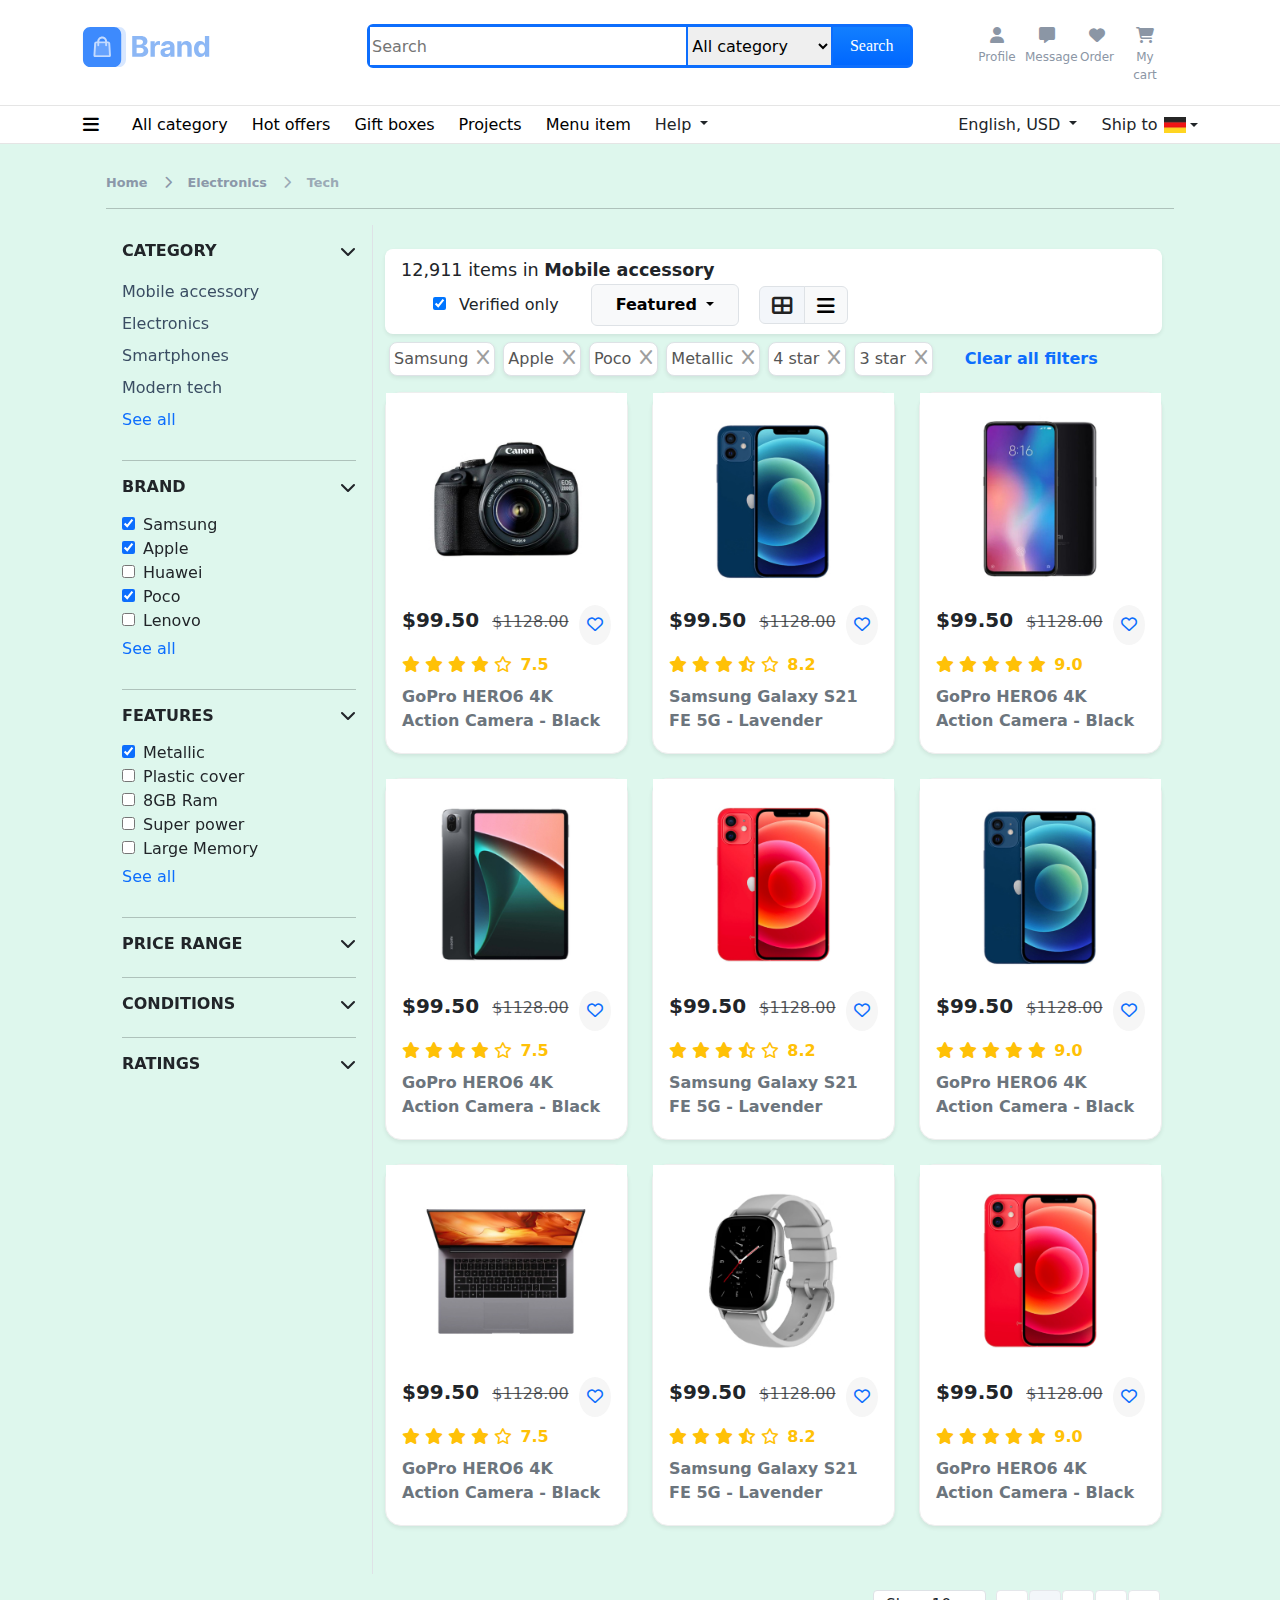
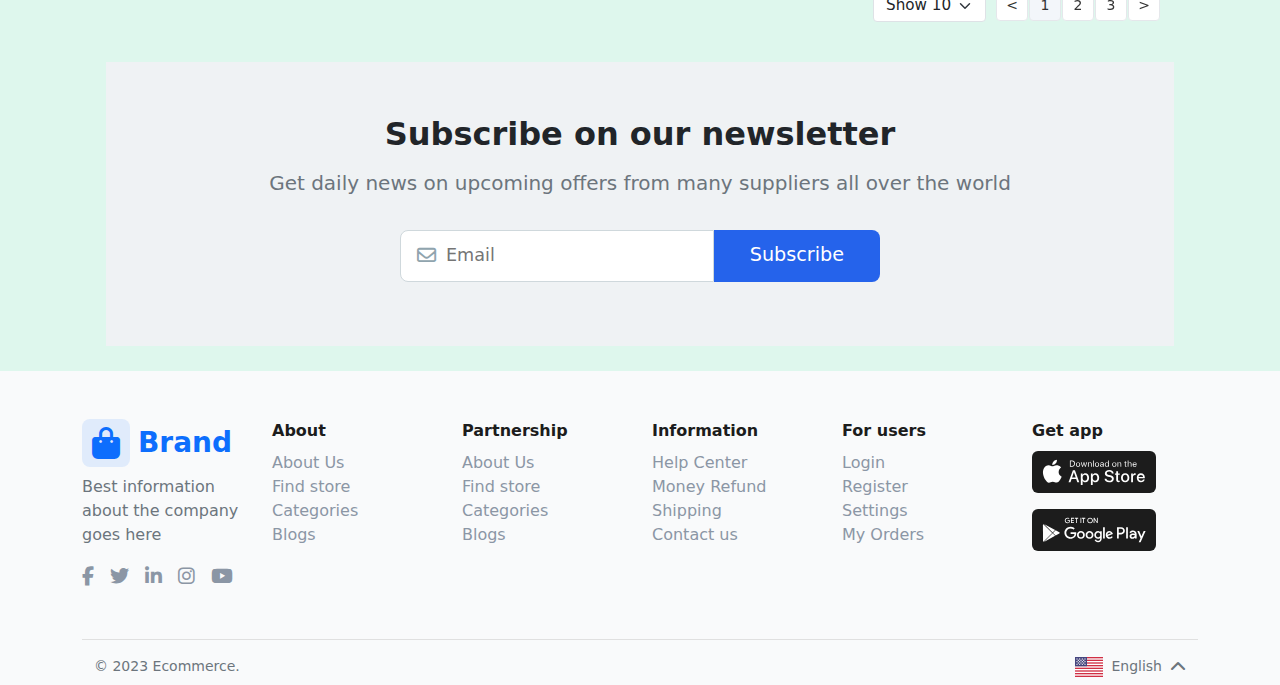
<file: e-com figma/web-grid-view.html>
<!DOCTYPE html>
<html lang="en">
  <head>
    <meta charset="UTF-8" />
    <title>Brand - E-commerce site</title>
    <!-- Bootstrap CSS -->
    <link
      href="https://cdn.jsdelivr.net/npm/bootstrap@5.3.0/dist/css/bootstrap.min.css"
      rel="stylesheet" />
    <!-- Font Awesome -->
    <link
      href="https://cdnjs.cloudflare.com/ajax/libs/font-awesome/6.4.2/css/all.min.css"
      rel="stylesheet" />
    <!-- couston css -->
    <link rel="stylesheet" href="css/styles.css" />
    <link rel="stylesheet" href="css/sidebar.css" />
    <!-- Bootstrap JS Bundle (required for dropdowns) -->
    <script src="https://cdn.jsdelivr.net/npm/bootstrap@5.3.0/dist/js/bootstrap.bundle.min.js"></script>

    <style>
      .product-card {
        border: 1px solid #eee;
        transition: box-shadow 0.2s;
        background: #fff;
      }

      .product-card:hover {
        box-shadow: 0 4px 24px rgba(0, 0, 0, 0.08);
      }

      .product-img-wrapper {
        background: #fff;
      }

      .product-fav-btn {
        background: #f6f6f6;
        border: 1px solid #e3e3e3;
        transition: background 0.2s;
      }

      .product-fav-btn:hover {
        background: #e9ecef;
      }

      .product-title {
        font-size: 1rem;
      }
      @media (max-width: 1024px) {
        .top-text {
          font-size: 0.95rem;
        }
        .filter-chip {
          font-size: 0.95rem;
          padding: 0.25rem 0.5rem;
        }
        .filter-chip .btn {
          font-size: 0.9rem;
        }
        .filter-clear-all {
          font-size: 0.95rem !important;
        }
        .d-flex.flex-wrap.align-items-center.justify-content-between.mb-2.p-2.bg-white.rounded-3.shadow-sm {
          flex-direction: column;
          align-items: flex-start !important;
          gap: 0.5rem;
        }
        .d-flex.align-items-center.gap-3.mb-3.ms-1 {
          flex-direction: column;
          align-items: flex-start !important;
          gap: 0.5rem !important;
          margin-left: 0 !important;
        }
        .top2.gap-3 {
          gap: 0.1rem !important;
        }
        .top2 .form-check.me-3 {
          padding-left: 2px;
        }
        .top2 .dropdown .btn,
        .top2 .btn-group .btn {
          padding: 5px !important;
          font-size: 1rem;
        }
      }
    </style>
  </head>

  <body>
    
    <header class="header">
        <div class="container my-4">
            <div class="row">
                <div class="col-3">
                    <div class="brand-logo">
                        <a href="index.html">
                            <img src="Image/Brand/logo-colored.svg" alt="Brand Logo" />
                        </a>
                    </div>
                </div>
                <div class="col-6">
                    <form class="search-bar d-flex flex-nowrap">
                        <input type="text" placeholder="Search" />
                        <select>
                            <option>All category</option>
                            <option>Electronics</option>
                            <option>Fashion</option>
                            <option>Home</option>
                        </select>
                        <button type="submit" class="btn-search">Search</button>
                    </form>
                </div>
                <div class="col-3">
                    <div class="header-icons">
                        <ul>
                            <li>
                                <a href="">
                                    <i class="fa-solid fa-user"></i>
                                    <p>Profile</p>
                                </a>
                            </li>
                            <li>
                                <a href="">
                                    <i class="fa-solid fa-message"></i>
                                    <p>Message</p>
                                </a>
                            </li>
                            <li>
                                <a href="">
                                    <i class="fa-solid fa-heart"></i>
                                    <p>Order</p>
                                </a>
                            </li>
                            <li>
                                <a href="webcart.html">
                                    <i class="fa-solid fa-cart-shopping"></i>
                                    <p>My cart</p>
                                </a>
                            </li>
                        </ul>
                    </div>
                </div>
            </div>
        </div>
    </header>


    <!--  navbar -->
    <div class="navbar-container">
      <div class="container">
        <div class="d-flex justify-content-between align-items-center py-1">
          <!-- Left nav -->
          <nav class="d-flex align-items-center gap-4">
            <button class="btn btn-link p-0 me-2" style="font-size: 18px">
              <i class="fa-solid fa-bars"></i>
            </button>
            <a href="#">All category</a>
            <a href="#">Hot offers</a>
            <a href="#">Gift boxes</a>
            <a href="#">Projects</a>
            <a href="#">Menu item</a>
            <div class="dropdown">
              <a
                class="text-dark text-decoration-none small fw-normal dropdown-toggle"
                href="#"
                id="helpDropdown"
                data-bs-toggle="dropdown"
                aria-expanded="false">
                Help
              </a>
              <ul class="dropdown-menu" aria-labelledby="helpDropdown">
                <li><a class="dropdown-item" href="#">Ask question</a></li>
                <li><a class="dropdown-item" href="#">Refund policy</a></li>
                <li><a class="dropdown-item" href="#">Return policy</a></li>
              </ul>
            </div>
          </nav>
          <!-- Right nav -->
          <nav class="d-flex align-items-center gap-4">
            <div class="dropdown">
              <a
                class="text-dark text-decoration-none small fw-normal dropdown-toggle"
                href="#"
                id="langDropdown"
                data-bs-toggle="dropdown"
                aria-expanded="false">
                English, USD
              </a>
              <ul class="dropdown-menu" aria-labelledby="langDropdown">
                <li><a class="dropdown-item" href="#">Urdu, PAK</a></li>
                <li><a class="dropdown-item" href="#">Indian, IND</a></li>
              </ul>
            </div>
            <div class="dropdown">
              <a
                class="text-dark text-decoration-none small fw-normal dropdown-toggle d-flex align-items-center"
                href="#"
                id="shipDropdown"
                data-bs-toggle="dropdown"
                aria-expanded="false">
                Ship to
                <img
                  src="Image/icons/germany.png"
                  alt="DE"
                  style="height: 16px; margin-left: 6px" />
              </a>
              <ul class="dropdown-menu" aria-labelledby="shipDropdown">
                <li>
                  <a class="dropdown-item" href="#"
                    ><img src="Image/icons/australia.png" style="height: 18px"
                  /></a>
                </li>
                <li>
                  <a class="dropdown-item" href="#"
                    ><img src="Image/icons/chania.png" style="height: 18px"
                  /></a>
                </li>
              </ul>
            </div>
          </nav>
        </div>
      </div>
    </div>

    <!-- main -->
    <main>
      <!-- Breadcrumb Section -->
      <nav aria-label="breadcrumb" class="my-1">
        <ol class="breadcrumb custom-breadcrumb">
          <li class="breadcrumb-item">
            <a href="index.html">Home</a>
          </li>
          <li class="breadcrumb-item">
            <a href="web-list.html">Electronics</a>
          </li>
          <li class="breadcrumb-item active">
            <a href="#">Tech</a>
          </li>
        </ol>
      </nav>
      <hr />

      <div class="container-fluid">
        <div class="row">
          <!-- Sidebar -->
          <aside
            class="col-md-3 col-lg-3 d-none d-md-block sidebar border-end p-3 custom-sidebar">
            <!-- Sidebar content here -->
            <div class="mb-4">
              <h6
                class="text-uppercase fw-bold mb-3 d-flex justify-content-between align-items-center"
                style="cursor: pointer"
                data-bs-toggle="collapse"
                data-bs-target="#sidebarCategoryCollapse"
                aria-expanded="true"
                aria-controls="sidebarCategoryCollapse">
                Category
                <i class="fa fa-chevron-down ms-2"></i>
              </h6>
              <div class="collapse show" id="sidebarCategoryCollapse">
                <ul class="list-unstyled">
                  <li><a href="#" class="sidebar-link">Mobile accessory</a></li>
                  <li><a href="#" class="sidebar-link">Electronics</a></li>
                  <li><a href="#" class="sidebar-link">Smartphones</a></li>
                  <li><a href="#" class="sidebar-link">Modern tech</a></li>
                  <li>
                    <a href="#" class="sidebar-link text-primary">See all</a>
                  </li>
                </ul>
              </div>
            </div>
            <hr />
            <div class="mb-4">
              <h6
                class="text-uppercase fw-bold mb-3 d-flex justify-content-between align-items-center"
                style="cursor: pointer"
                data-bs-toggle="collapse"
                data-bs-target="#sidebarBrandCollapse"
                aria-expanded="true"
                aria-controls="sidebarBrandCollapse">
                Brand
                <i class="fa fa-chevron-down ms-2"></i>
              </h6>
              <div class="collapse show" id="sidebarBrandCollapse">
                <ul class="list-unstyled">
                  <li>
                    <input type="checkbox" checked id="samsung" /><label
                      for="samsung"
                      class="ms-2"
                      >Samsung</label
                    >
                  </li>
                  <li>
                    <input type="checkbox" checked id="apple" /><label
                      for="apple"
                      class="ms-2"
                      >Apple</label
                    >
                  </li>
                  <li>
                    <input type="checkbox" id="huawei" /><label
                      for="huawei"
                      class="ms-2"
                      >Huawei</label
                    >
                  </li>
                  <li>
                    <input type="checkbox" checked id="poco" /><label
                      for="poco"
                      class="ms-2"
                      >Poco</label
                    >
                  </li>
                  <li>
                    <input type="checkbox" id="lenovo" /><label
                      for="lenovo"
                      class="ms-2"
                      >Lenovo</label
                    >
                  </li>
                  <li>
                    <a href="#" class="sidebar-link text-primary">See all</a>
                  </li>
                </ul>
              </div>
            </div>
            <hr />
            <div class="mb-4">
              <h6
                class="text-uppercase fw-bold mb-3 d-flex justify-content-between align-items-center"
                style="cursor: pointer"
                data-bs-toggle="collapse"
                data-bs-target="#sidebarFeaturesCollapse"
                aria-expanded="true"
                aria-controls="sidebarFeaturesCollapse">
                Features
                <i class="fa fa-chevron-down ms-2"></i>
              </h6>
              <div class="collapse show" id="sidebarFeaturesCollapse">
                <ul class="list-unstyled">
                  <li>
                    <input type="checkbox" checked id="metallic" /><label
                      for="metallic"
                      class="ms-2"
                      >Metallic</label
                    >
                  </li>
                  <li>
                    <input type="checkbox" id="plastic" /><label
                      for="plastic"
                      class="ms-2"
                      >Plastic cover</label
                    >
                  </li>
                  <li>
                    <input type="checkbox" id="ram" /><label
                      for="ram"
                      class="ms-2"
                      >8GB Ram</label
                    >
                  </li>
                  <li>
                    <input type="checkbox" id="super" /><label
                      for="super"
                      class="ms-2"
                      >Super power</label
                    >
                  </li>
                  <li>
                    <input type="checkbox" id="memory" /><label
                      for="memory"
                      class="ms-2"
                      >Large Memory</label
                    >
                  </li>
                  <li>
                    <a href="#" class="sidebar-link text-primary">See all</a>
                  </li>
                </ul>
              </div>
            </div>
            <hr />
            <div class="mb-4">
              <h6
                class="text-uppercase fw-bold mb-3 d-flex justify-content-between align-items-center"
                style="cursor: pointer"
                data-bs-toggle="collapse"
                data-bs-target="#sidebarPriceRangeCollapse"
                aria-expanded="false"
                aria-controls="sidebarPriceRangeCollapse">
                Price Range
                <i class="fa fa-chevron-down ms-2"></i>
              </h6>
              <div class="collapse" id="sidebarPriceRangeCollapse">
                <input
                  type="range"
                  class="form-range mb-2"
                  min="0"
                  max="1000"
                  id="priceRange" />
                <div class="d-flex align-items-center">
                  <input
                    type="number"
                    class="form-control form-control-sm me-2"
                    placeholder="Min"
                    style="width: 70px" />
                  <span class="mx-1">-</span>
                  <input
                    type="number"
                    class="form-control form-control-sm ms-2"
                    placeholder="Max"
                    style="width: 70px" />
                </div>
                <button class="btn btn-primary btn-sm mt-2 w-100">Apply</button>
              </div>
            </div>
            <hr />
            <div class="mb-4">
              <h6
                class="text-uppercase fw-bold mb-3 d-flex justify-content-between align-items-center"
                style="cursor: pointer"
                data-bs-toggle="collapse"
                data-bs-target="#sidebarConditionsCollapse"
                aria-expanded="false"
                aria-controls="sidebarConditionsCollapse">
                Conditions
                <i class="fa fa-chevron-down ms-2"></i>
              </h6>
              <div class="collapse" id="sidebarConditionsCollapse">
                <ul class="list-unstyled">
                  <li>
                    <input
                      type="radio"
                      name="condition"
                      id="any"
                      checked /><label for="any" class="ms-2">Any</label>
                  </li>
                  <li>
                    <input
                      type="radio"
                      name="condition"
                      id="refurbished" /><label for="refurbished" class="ms-2"
                      >Refurbished</label
                    >
                  </li>
                  <li>
                    <input type="radio" name="condition" id="brandnew" /><label
                      for="brandnew"
                      class="ms-2"
                      >Brand new</label
                    >
                  </li>
                  <li>
                    <input type="radio" name="condition" id="old" /><label
                      for="old"
                      class="ms-2"
                      >Old items</label
                    >
                  </li>
                </ul>
              </div>
            </div>
            <hr />
            <div>
              <h6
                class="text-uppercase fw-bold mb-3 d-flex justify-content-between align-items-center"
                style="cursor: pointer"
                data-bs-toggle="collapse"
                data-bs-target="#sidebarRatingsCollapse"
                aria-expanded="false"
                aria-controls="sidebarRatingsCollapse">
                Ratings
                <i class="fa fa-chevron-down ms-2"></i>
              </h6>
              <div class="collapse" id="sidebarRatingsCollapse">
                <ul class="list-unstyled">
                  <li>
                    <input type="checkbox" id="star5" />
                    <label for="star5" class="ms-2 text-warning">
                      <i class="fa fa-star"></i><i class="fa fa-star"></i
                      ><i class="fa fa-star"></i><i class="fa fa-star"></i
                      ><i class="fa fa-star"></i>
                    </label>
                  </li>
                  <li>
                    <input type="checkbox" id="star4" />
                    <label for="star4" class="ms-2 text-warning">
                      <i class="fa fa-star"></i><i class="fa fa-star"></i
                      ><i class="fa fa-star"></i><i class="fa fa-star"></i
                      ><i class="fa-regular fa-star"></i>
                    </label>
                  </li>
                  <li>
                    <input type="checkbox" id="star3" />
                    <label for="star3" class="ms-2 text-warning">
                      <i class="fa fa-star"></i><i class="fa fa-star"></i
                      ><i class="fa fa-star"></i
                      ><i class="fa-regular fa-star"></i
                      ><i class="fa-regular fa-star"></i>
                    </label>
                  </li>
                  <li>
                    <input type="checkbox" id="star2" />
                    <label for="star2" class="ms-2 text-warning">
                      <i class="fa fa-star"></i><i class="fa fa-star"></i
                      ><i class="fa-regular fa-star"></i
                      ><i class="fa-regular fa-star"></i
                      ><i class="fa-regular fa-star"></i>
                    </label>
                  </li>
                </ul>
              </div>
            </div>
          </aside>
          <!-- Main content -->
          <section class="col-md-9 col-lg-9 py-4">
            <!-- content -->
            <div>
              <!-- Top filter bar -->
              <div
                class="d-flex flex-wrap align-items-center justify-content-between mb-2 p-2 bg-white rounded-3 shadow-sm">
                <div class="top-text d-flex align-items-center">
                  <span class="fw-normal me-2 ms-2"
                    >12,911 items in
                    <span class="fw-bold">Mobile accessory</span></span
                  >
                </div>
                <div class="top2 d-flex align-items-center gap-3">
                  <div class="form-check form-switch mb-0 me-3">
                    <input type="checkbox" checked />
                    <label
                      class="form-check-label ms-2 fw-normal"
                      for="verifiedOnly"
                      >Verified only</label
                    >
                  </div>
                  <div class="dropdown me-1">
                    <button
                      class="btn btn-light border dropdown-toggle px-4 py-2 fw-semibold"
                      type="button"
                      id="sortDropdown"
                      data-bs-toggle="dropdown"
                      aria-expanded="false">
                      Featured
                    </button>
                    <ul class="dropdown-menu" aria-labelledby="sortDropdown">
                      <li><a class="dropdown-item" href="#">Featured</a></li>
                      <li>
                        <a class="dropdown-item" href="#">Lowest price</a>
                      </li>
                      <li>
                        <a class="dropdown-item" href="#">Highest price</a>
                      </li>
                      <li><a class="dropdown-item" href="#">Newest</a></li>
                    </ul>
                  </div>
                  <div class="btn-group" role="group" aria-label="View mode">
                    <button type="button" class="btn btn-light border active">
                      <i class="fa-solid fa-table-cells-large fa-lg"></i>
                    </button>
                    <button type="button" class="btn btn-light border">
                      <i class="fa-solid fa-bars fa-lg"></i>
                    </button>
                  </div>
                </div>
              </div>

              <!-- Active Filters Bar -->
              <div class="d-flex align-items-center gap-3 mb-3 ms-1">
                <div class="d-flex flex-wrap gap-2">
                  <span
                    class="filter-chip d-flex align-items-center px-1 py-1 bg-white border rounded-3 shadow-sm">
                    Samsung
                    <button
                      type="button"
                      class="btn btn-link btn-sm ms-2 p-0 text-secondary filter-chip-close"
                      aria-label="Remove Samsung">
                      <i class="fa-solid fa-x"></i>
                    </button>
                  </span>
                  <span
                    class="filter-chip d-flex align-items-center px-1 py-1 bg-white border rounded-3 shadow-sm">
                    Apple
                    <button
                      type="button"
                      class="btn btn-link btn-sm ms-2 p-0 text-secondary filter-chip-close"
                      aria-label="Remove Apple">
                      <i class="fa-solid fa-x"></i>
                    </button>
                  </span>
                  <span
                    class="filter-chip d-flex align-items-center px-1 py-1 bg-white border rounded-3 shadow-sm">
                    Poco
                    <button
                      type="button"
                      class="btn btn-link btn-sm ms-2 p-0 text-secondary filter-chip-close"
                      aria-label="Remove Poco">
                      <i class="fa-solid fa-x"></i>
                    </button>
                  </span>
                  <span
                    class="filter-chip d-flex align-items-center px-1 py-1 bg-white border rounded-3 shadow-sm">
                    Metallic
                    <button
                      type="button"
                      class="btn btn-link btn-sm ms-2 p-0 text-secondary filter-chip-close"
                      aria-label="Remove Metallic">
                      <i class="fa-solid fa-x"></i>
                    </button>
                  </span>
                  <span
                    class="filter-chip d-flex align-items-center px-1 py-1 bg-white border rounded-3 shadow-sm">
                    4 star
                    <button
                      type="button"
                      class="btn btn-link btn-sm ms-2 p-0 text-secondary filter-chip-close"
                      aria-label="Remove 4 star">
                      <i class="fa-solid fa-x"></i>
                    </button>
                  </span>
                  <span
                    class="filter-chip d-flex align-items-center px-1 py-1 bg-white border rounded-3 shadow-sm">
                    3 star
                    <button
                      type="button"
                      class="btn btn-link btn-sm ms-2 p-0 text-secondary filter-chip-close"
                      aria-label="Remove 3 star">
                      <i class="fa-solid fa-x"></i>
                    </button>
                  </span>
                </div>
                <a
                  href="#"
                  class="ms-3 text-primary fw-semibold text-decoration-none filter-clear-all"
                  style="font-size: 1rem">
                  Clear all filters
                </a>
              </div>

              <!-- products -->
              <div class="row">
                <div class="col-md-4 mb-4">
                  <div class="product-card h-100 rounded-4 shadow-sm bg-white">
                    <a href="web-details.html">
                    <div class="product-img-wrapper text-center p-3 pb-0">
                      <img
                        src="Image/tech/6.jpg"
                        alt="iPhone 12"
                        class="product-img img-fluid"
                        style="max-height: 180px" />
                    </div>
                    </a>
                    <div class="product-card-body p-3">
                      <div
                        class="d-flex justify-content-between align-items-start mb-2">
                        <div>
                          <span class="product-price fw-bold fs-5">$99.50</span>
                          <span
                            class="product-old-price text-muted text-decoration-line-through ms-2"
                            >$1128.00</span
                          >
                        </div>
                        <button
                          class="btn btn-light border-0 p-2 rounded-circle product-fav-btn">
                          <i class="fa-regular fa-heart text-primary"></i>
                        </button>
                      </div>
                      <div class="d-flex align-items-center mb-2">
                        <span class="text-warning me-1">
                          <i class="fa fa-star"></i>
                          <i class="fa fa-star"></i>
                          <i class="fa fa-star"></i>
                          <i class="fa fa-star"></i>
                          <i class="fa-regular fa-star"></i>
                        </span>
                        <span class="ms-1 text-warning fw-semibold">7.5</span>
                      </div>
                      <div
                        class="product-title text-secondary fw-semibold mb-1">
                        GoPro HERO6 4K Action Camera - Black
                      </div>
                    </div>
                  </div>
                </div>
                <div class="col-md-4 mb-4">
                  <div class="product-card h-100 rounded-4 shadow-sm bg-white">
                    <a href="web-details.html">
                    <div class="product-img-wrapper text-center p-3 pb-0">
                      <img
                        src="Image/tech/4.jpg"
                        alt="Samsung S21 FE"
                        class="product-img img-fluid"
                        style="max-height: 180px" />
                    </div>
                    </a>
                    <div class="product-card-body p-3">
                      <div
                        class="d-flex justify-content-between align-items-start mb-2">
                        <div>
                          <span class="product-price fw-bold fs-5">$99.50</span>
                          <span
                            class="product-old-price text-muted text-decoration-line-through ms-2"
                            >$1128.00</span
                          >
                        </div>
                        <button
                          class="btn btn-light border-0 p-2 rounded-circle product-fav-btn">
                          <i class="fa-regular fa-heart text-primary"></i>
                        </button>
                      </div>
                      <div class="d-flex align-items-center mb-2">
                        <span class="text-warning me-1">
                          <i class="fa fa-star"></i>
                          <i class="fa fa-star"></i>
                          <i class="fa fa-star"></i>
                          <i class="fa fa-star-half-alt"></i>
                          <i class="fa-regular fa-star"></i>
                        </span>
                        <span class="ms-1 text-warning fw-semibold">8.2</span>
                      </div>
                      <div
                        class="product-title text-secondary fw-semibold mb-1">
                        Samsung Galaxy S21 FE 5G - Lavender
                      </div>
                    </div>
                  </div>
                </div>
                <div class="col-md-4 mb-4">
                  <div class="product-card h-100 rounded-4 shadow-sm bg-white">
                    <a href="web-details.html">
                    <div class="product-img-wrapper text-center p-3 pb-0">
                      <img
                        src="Image/tech/3.jpg"
                        alt="GoPro HERO9"
                        class="product-img img-fluid"
                        style="max-height: 180px" />
                    </div>
                    </a>
                    <div class="product-card-body p-3">
                      <div
                        class="d-flex justify-content-between align-items-start mb-2">
                        <div>
                          <span class="product-price fw-bold fs-5">$99.50</span>
                          <span
                            class="product-old-price text-muted text-decoration-line-through ms-2"
                            >$1128.00</span
                          >
                        </div>
                        <button
                          class="btn btn-light border-0 p-2 rounded-circle product-fav-btn">
                          <i class="fa-regular fa-heart text-primary"></i>
                        </button>
                      </div>
                      <div class="d-flex align-items-center mb-2">
                        <span class="text-warning me-1">
                          <i class="fa fa-star"></i>
                          <i class="fa fa-star"></i>
                          <i class="fa fa-star"></i>
                          <i class="fa fa-star"></i>
                          <i class="fa fa-star"></i>
                        </span>
                        <span class="ms-1 text-warning fw-semibold">9.0</span>
                      </div>
                      <div
                        class="product-title text-secondary fw-semibold mb-1">
                        GoPro HERO6 4K Action Camera - Black
                      </div>
                    </div>
                  </div>
                </div>
                <div class="col-md-4 mb-4">
                  <div class="product-card h-100 rounded-4 shadow-sm bg-white">
                    <a href="web-details.html">
                    <div class="product-img-wrapper text-center p-3 pb-0">
                      <img
                        src="Image/tech/2.jpg"
                        alt="iPhone 12"
                        class="product-img img-fluid"
                        style="max-height: 180px" />
                    </div>
                    </a>
                    <div class="product-card-body p-3">
                      <div
                        class="d-flex justify-content-between align-items-start mb-2">
                        <div>
                          <span class="product-price fw-bold fs-5">$99.50</span>
                          <span
                            class="product-old-price text-muted text-decoration-line-through ms-2"
                            >$1128.00</span
                          >
                        </div>
                        <button
                          class="btn btn-light border-0 p-2 rounded-circle product-fav-btn">
                          <i class="fa-regular fa-heart text-primary"></i>
                        </button>
                      </div>
                      <div class="d-flex align-items-center mb-2">
                        <span class="text-warning me-1">
                          <i class="fa fa-star"></i>
                          <i class="fa fa-star"></i>
                          <i class="fa fa-star"></i>
                          <i class="fa fa-star"></i>
                          <i class="fa-regular fa-star"></i>
                        </span>
                        <span class="ms-1 text-warning fw-semibold">7.5</span>
                      </div>
                      <div
                        class="product-title text-secondary fw-semibold mb-1">
                        GoPro HERO6 4K Action Camera - Black
                      </div>
                    </div>
                  </div>
                </div>
                <div class="col-md-4 mb-4">
                  <div class="product-card h-100 rounded-4 shadow-sm bg-white">
                    <a href="web-details.html">
                    <div class="product-img-wrapper text-center p-3 pb-0">
                      <img
                        src="Image/tech/1.jpg"
                        alt="Samsung S21 FE"
                        class="product-img img-fluid"
                        style="max-height: 180px" />
                    </div>
                    </a>
                    <div class="product-card-body p-3">
                      <div
                        class="d-flex justify-content-between align-items-start mb-2">
                        <div>
                          <span class="product-price fw-bold fs-5">$99.50</span>
                          <span
                            class="product-old-price text-muted text-decoration-line-through ms-2"
                            >$1128.00</span
                          >
                        </div>
                        <button
                          class="btn btn-light border-0 p-2 rounded-circle product-fav-btn">
                          <i class="fa-regular fa-heart text-primary"></i>
                        </button>
                      </div>
                      <div class="d-flex align-items-center mb-2">
                        <span class="text-warning me-1">
                          <i class="fa fa-star"></i>
                          <i class="fa fa-star"></i>
                          <i class="fa fa-star"></i>
                          <i class="fa fa-star-half-alt"></i>
                          <i class="fa-regular fa-star"></i>
                        </span>
                        <span class="ms-1 text-warning fw-semibold">8.2</span>
                      </div>
                      <div
                        class="product-title text-secondary fw-semibold mb-1">
                        Samsung Galaxy S21 FE 5G - Lavender
                      </div>
                    </div>
                  </div>
                </div>
                <div class="col-md-4 mb-4">
                  <div class="product-card h-100 rounded-4 shadow-sm bg-white">
                    <a href="web-details.html">
                    <div class="product-img-wrapper text-center p-3 pb-0">
                      <img
                        src="Image/tech/4.jpg"
                        alt="GoPro HERO9"
                        class="product-img img-fluid"
                        style="max-height: 180px" />
                    </div>
                    </a>
                    <div class="product-card-body p-3">
                      <div
                        class="d-flex justify-content-between align-items-start mb-2">
                        <div>
                          <span class="product-price fw-bold fs-5">$99.50</span>
                          <span
                            class="product-old-price text-muted text-decoration-line-through ms-2"
                            >$1128.00</span
                          >
                        </div>
                        <button
                          class="btn btn-light border-0 p-2 rounded-circle product-fav-btn">
                          <i class="fa-regular fa-heart text-primary"></i>
                        </button>
                      </div>
                      <div class="d-flex align-items-center mb-2">
                        <span class="text-warning me-1">
                          <i class="fa fa-star"></i>
                          <i class="fa fa-star"></i>
                          <i class="fa fa-star"></i>
                          <i class="fa fa-star"></i>
                          <i class="fa fa-star"></i>
                        </span>
                        <span class="ms-1 text-warning fw-semibold">9.0</span>
                      </div>
                      <div
                        class="product-title text-secondary fw-semibold mb-1">
                        GoPro HERO6 4K Action Camera - Black
                      </div>
                    </div>
                  </div>
                </div>
                <div class="col-md-4 mb-4">
                  <div class="product-card h-100 rounded-4 shadow-sm bg-white">
                    <a href="web-details.html">
                    <div class="product-img-wrapper text-center p-3 pb-0">
                      <img
                        src="Image/tech/7.jpg"
                        alt="iPhone 12"
                        class="product-img img-fluid"
                        style="max-height: 180px" />
                    </div>
                    </a>
                    <div class="product-card-body p-3">
                      <div
                        class="d-flex justify-content-between align-items-start mb-2">
                        <div>
                          <span class="product-price fw-bold fs-5">$99.50</span>
                          <span
                            class="product-old-price text-muted text-decoration-line-through ms-2"
                            >$1128.00</span
                          >
                        </div>
                        <button
                          class="btn btn-light border-0 p-2 rounded-circle product-fav-btn">
                          <i class="fa-regular fa-heart text-primary"></i>
                        </button>
                      </div>
                      <div class="d-flex align-items-center mb-2">
                        <span class="text-warning me-1">
                          <i class="fa fa-star"></i>
                          <i class="fa fa-star"></i>
                          <i class="fa fa-star"></i>
                          <i class="fa fa-star"></i>
                          <i class="fa-regular fa-star"></i>
                        </span>
                        <span class="ms-1 text-warning fw-semibold">7.5</span>
                      </div>
                      <div
                        class="product-title text-secondary fw-semibold mb-1">
                        GoPro HERO6 4K Action Camera - Black
                      </div>
                    </div>
                  </div>
                </div>
                <div class="col-md-4 mb-4">
                  <div class="product-card h-100 rounded-4 shadow-sm bg-white">
                    <a href="web-details.html">
                    <div class="product-img-wrapper text-center p-3 pb-0">
                      <img
                        src="Image/tech/8.jpg"
                        alt="Samsung S21 FE"
                        class="product-img img-fluid"
                        style="max-height: 180px" />
                    </div>
                    </a>
                    <div class="product-card-body p-3">
                      <div
                        class="d-flex justify-content-between align-items-start mb-2">
                        <div>
                          <span class="product-price fw-bold fs-5">$99.50</span>
                          <span
                            class="product-old-price text-muted text-decoration-line-through ms-2"
                            >$1128.00</span
                          >
                        </div>
                        <button
                          class="btn btn-light border-0 p-2 rounded-circle product-fav-btn">
                          <i class="fa-regular fa-heart text-primary"></i>
                        </button>
                      </div>
                      <div class="d-flex align-items-center mb-2">
                        <span class="text-warning me-1">
                          <i class="fa fa-star"></i>
                          <i class="fa fa-star"></i>
                          <i class="fa fa-star"></i>
                          <i class="fa fa-star-half-alt"></i>
                          <i class="fa-regular fa-star"></i>
                        </span>
                        <span class="ms-1 text-warning fw-semibold">8.2</span>
                      </div>
                      <div
                        class="product-title text-secondary fw-semibold mb-1">
                        Samsung Galaxy S21 FE 5G - Lavender
                      </div>
                    </div>
                  </div>
                </div>
                <div class="col-md-4 mb-4">
                  <div class="product-card h-100 rounded-4 shadow-sm bg-white">
                    <a href="web-details.html">
                    <div class="product-img-wrapper text-center p-3 pb-0">
                      <img
                        src="Image/tech/1.jpg"
                        alt="GoPro HERO9"
                        class="product-img img-fluid"
                        style="max-height: 180px" />
                    </div>
                    </a>
                    <div class="product-card-body p-3">
                      <div
                        class="d-flex justify-content-between align-items-start mb-2">
                        <div>
                          <span class="product-price fw-bold fs-5">$99.50</span>
                          <span
                            class="product-old-price text-muted text-decoration-line-through ms-2"
                            >$1128.00</span
                          >
                        </div>
                        <button
                          class="btn btn-light border-0 p-2 rounded-circle product-fav-btn">
                          <i class="fa-regular fa-heart text-primary"></i>
                        </button>
                      </div>
                      <div class="d-flex align-items-center mb-2">
                        <span class="text-warning me-1">
                          <i class="fa fa-star"></i>
                          <i class="fa fa-star"></i>
                          <i class="fa fa-star"></i>
                          <i class="fa fa-star"></i>
                          <i class="fa fa-star"></i>
                        </span>
                        <span class="ms-1 text-warning fw-semibold">9.0</span>
                      </div>
                      <div
                        class="product-title text-secondary fw-semibold mb-1">
                        GoPro HERO6 4K Action Camera - Black
                      </div>
                    </div>
                  </div>
                </div>
              </div>
            </div>
          </section>
        </div>
      </div>

      <!-- Pagination Section -->
      <div class="container my-3">
        <div class="d-flex justify-content-end align-items-center">
          <div class="me-2">
            <select class="form-select form-select-sm">
              <option selected>Show 10 &nbsp;</option>
              <option>Show 20</option>
              <option>Show 50</option>
            </select>
          </div>
          <nav aria-label="Product page navigation">
            <ul class="pagination pagination-sm mb-0">
              <li class="page-item disabled">
                <a class="page-link" href="#" tabindex="-1" aria-disabled="true"
                  >&lt;</a
                >
              </li>
              <li class="page-item active" aria-current="page">
                <span class="page-link">1</span>
              </li>
              <li class="page-item"><a class="page-link" href="#">2</a></li>
              <li class="page-item"><a class="page-link" href="#">3</a></li>
              <li class="page-item">
                <a class="page-link" href="#">&gt;</a>
              </li>
            </ul>
          </nav>
        </div>
      </div>

      <!-- news sletter -->
      <section class="news-sletter mt-3 pb-4">
        <div class="container">
          <div class="newsletter-wrapper">
            <div class="newsletter-title">Subscribe on our newsletter</div>
            <div class="newsletter-desc">
              Get daily news on upcoming offers from many suppliers all over the
              world
            </div>
            <form class="newsletter-form" autocomplete="off">
              <div class="newsletter-input-group">
                <i class="fa-regular fa-envelope"></i>
                <input
                  type="email"
                  class="newsletter-input"
                  placeholder="Email"
                  required />
              </div>
              <button type="submit" class="newsletter-btn">Subscribe</button>
            </form>
          </div>
        </div>
      </section>
    </main>

    <!-- footer -->
    <section class="footer">
      <div class="container">
        <div class="row py-5">
          <div class="col-lg-2 col-md-4 mb-4 mb-md-0">
            <div class="d-flex align-items-center mb-2">
              <div
                class="footer-logo bg-primary bg-opacity-10 rounded-3 d-flex align-items-center justify-content-center me-2"
                style="width: 48px; height: 48px">
                <i class="fa-solid fa-bag-shopping fa-2x text-primary"></i>
              </div>
              <span class="fs-3 fw-bold text-primary">Brand</span>
            </div>
            <div class="mb-3 text-secondary" style="max-width: 320px">
              Best information about the company goes here
            </div>
            <div class="d-flex gap-3">
              <a href="#" class="footer-social-link"
                ><i class="fab fa-facebook-f"></i
              ></a>
              <a href="#" class="footer-social-link"
                ><i class="fab fa-twitter"></i
              ></a>
              <a href="#" class="footer-social-link"
                ><i class="fab fa-linkedin-in"></i
              ></a>
              <a href="#" class="footer-social-link"
                ><i class="fab fa-instagram"></i
              ></a>
              <a href="#" class="footer-social-link"
                ><i class="fab fa-youtube"></i
              ></a>
            </div>
          </div>
          <div class="col-lg-2 col-md-2 mb-4 mb-md-0">
            <div class="fw-bold mb-2">About</div>
            <ul class="list-unstyled text-secondary">
              <li><a href="#" class="footer-link">About Us</a></li>
              <li><a href="#" class="footer-link">Find store</a></li>
              <li><a href="#" class="footer-link">Categories</a></li>
              <li><a href="#" class="footer-link">Blogs</a></li>
            </ul>
          </div>
          <div class="col-lg-2 col-md-2 mb-4 mb-md-0">
            <div class="fw-bold mb-2">Partnership</div>
            <ul class="list-unstyled text-secondary">
              <li><a href="#" class="footer-link">About Us</a></li>
              <li><a href="#" class="footer-link">Find store</a></li>
              <li><a href="#" class="footer-link">Categories</a></li>
              <li><a href="#" class="footer-link">Blogs</a></li>
            </ul>
          </div>
          <div class="col-lg-2 col-md-2 mb-4 mb-md-0">
            <div class="fw-bold mb-2">Information</div>
            <ul class="list-unstyled text-secondary">
              <li><a href="#" class="footer-link">Help Center</a></li>
              <li><a href="#" class="footer-link">Money Refund</a></li>
              <li><a href="#" class="footer-link">Shipping</a></li>
              <li><a href="#" class="footer-link">Contact us</a></li>
            </ul>
          </div>
          <div class="col-lg-2 col-md-2 mb-4 mb-md-0">
            <div class="fw-bold mb-2">For users</div>
            <ul class="list-unstyled text-secondary">
              <li><a href="#" class="footer-link">Login</a></li>
              <li><a href="#" class="footer-link">Register</a></li>
              <li><a href="#" class="footer-link">Settings</a></li>
              <li><a href="#" class="footer-link">My Orders</a></li>
            </ul>
          </div>
          <div class="col-lg-2 col-md-2">
            <div class="fw-bold mb-2">Get app</div>
            <div class="mb-2">
              <a href="#"
                ><img
                  src="Image/icons/app play.svg"
                  alt="App Store"
                  class="img-fluid mb-2"
                  style="max-width: 140px"
              /></a>
            </div>
            <div>
              <a href="#"
                ><img
                  src="Image/icons/google play.svg"
                  alt="Google Play"
                  class="img-fluid"
                  style="max-width: 140px"
              /></a>
            </div>
          </div>
        </div>
        <div
          class="container d-flex flex-column flex-md-row justify-content-between align-items-center border-top pt-3 pb-2">
          <div class="text-secondary small">&copy; 2023 Ecommerce.</div>
          <div class="d-flex align-items-center mt-2 mt-md-0">
            <img
              src="Image/icons/us.png"
              alt="English"
              style="height: 20px"
              class="me-2" />
            <span class="text-secondary small">English</span>
            <i class="fa-solid fa-chevron-up ms-2 text-secondary"></i>
          </div>
        </div>
      </div>
    </section>
  </body>
</html>
</file>
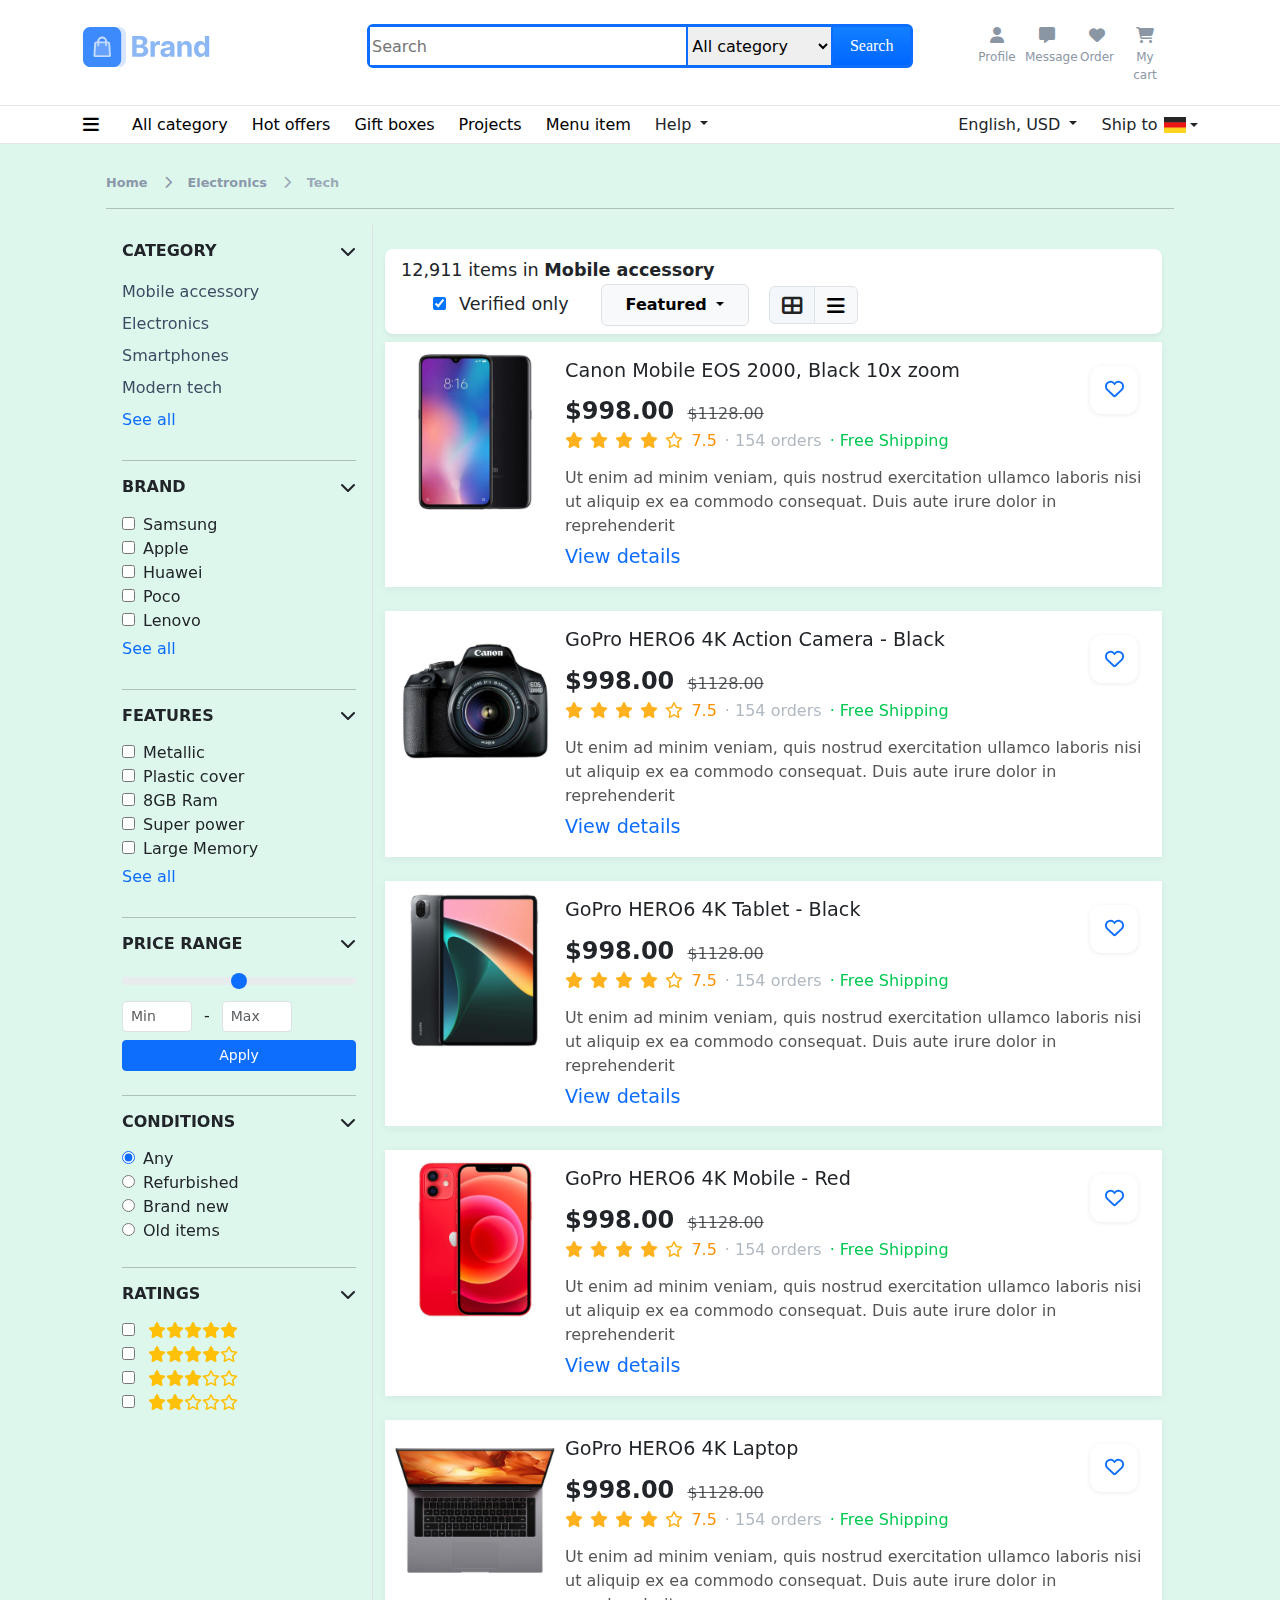
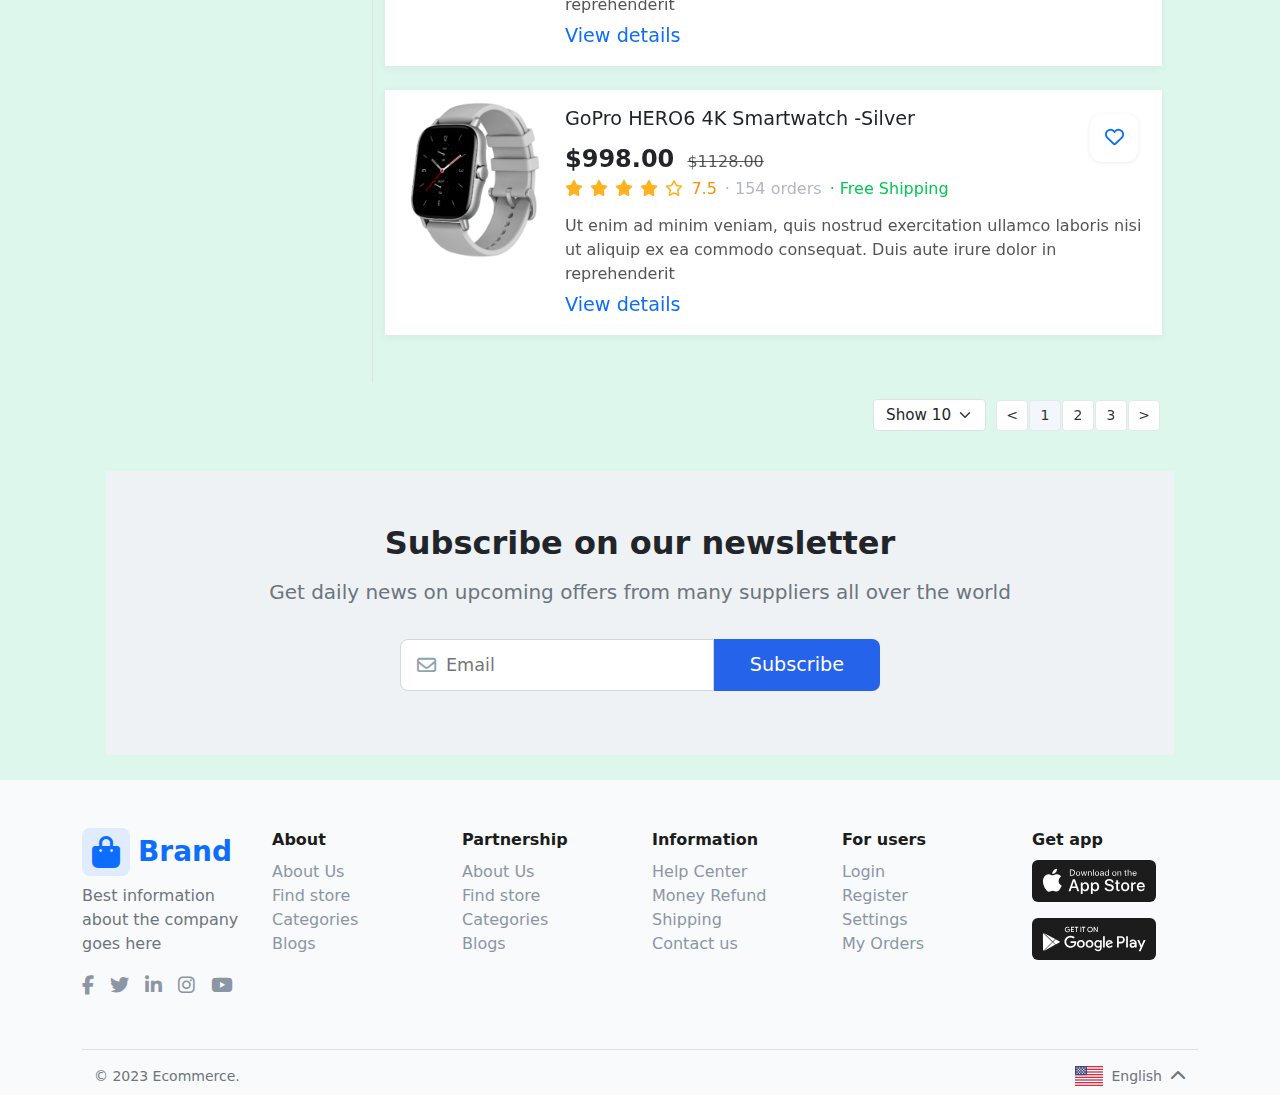
<file: e-com figma/web-list.html>
<!DOCTYPE html>
<html lang="en">

<head>
    <meta charset="UTF-8" />
    <title>Brand - E-commerce site</title>
    <!-- Bootstrap CSS -->
    <link href="https://cdn.jsdelivr.net/npm/bootstrap@5.3.0/dist/css/bootstrap.min.css" rel="stylesheet" />
    <!-- Font Awesome -->
    <link href="https://cdnjs.cloudflare.com/ajax/libs/font-awesome/6.4.2/css/all.min.css" rel="stylesheet" />
    <!-- couston css -->
    <link rel="stylesheet" href="css/styles.css" />
    <link rel="stylesheet" href="css/sidebar.css">
    <!-- Bootstrap JS Bundle (required for dropdowns) -->
    <script src="https://cdn.jsdelivr.net/npm/bootstrap@5.3.0/dist/js/bootstrap.bundle.min.js"></script>

    <style>
        .product-card {
            box-shadow: 0 2px 8px rgba(60, 72, 100, 0.07);
            background: #fff;
            overflow: hidden;
            display: flex;
            align-items: stretch;
            margin-bottom: 24px;
            transition: box-shadow 0.2s;
        }

        .product-card:hover {
            box-shadow: 0 4px 16px rgba(60, 72, 100, 0.13);
        }

        .product-img {
            width: 180px;
            object-fit: contain;
        }

        .product-body {
            flex: 1;
            padding: 15px 0 15px 0;
            display: flex;
            flex-direction: column;
            justify-content: center;
        }

        .product-title {
            font-size: 1.2rem;
            font-weight: 500;
            margin-bottom: 8px;
        }

        .product-price {
            font-size: 1.5rem;
            font-weight: 600;
            margin-bottom: 8px;
        }

        .product-rating i {
            color: #ffb21d;
            margin-right: 2px;
        }

        .product-rating .fa-star-half-alt {
            color: #ffb21d;
        }

        .product-rating .rating-score {
            color: #ff9100;
            font-weight: 500;
            margin-left: 6px;
            margin-right: 8px;
        }

        .product-rating .orders {
            color: #b0b8c1;
            margin-right: 8px;
        }

        .product-rating .free-shipping {
            color: #00c853;
            font-weight: 500;
        }

        .product-desc {
            color: #555;
            margin: 5px 0 5px 0;
            font-size: 1rem;
        }

        .product-link {
            color: #0d6efd;
            font-size: 1.2rem;
            font-weight: 500;
            text-decoration: none;
        }

        .product-link:hover {
            color: black;
        }

        .product-fav {
            position: absolute;
            top: 24px;
            right: 24px;
            background: #fff;
            border-radius: 12px;
            box-shadow: 0 1px 4px rgba(60, 72, 100, 0.10);
            width: 48px;
            height: 48px;
            display: flex;
            align-items: center;
            justify-content: center;
            border: none;
        }

        .product-fav i {
            color: #0d6efd;
            font-size: 1.2rem;
        }
    </style>
</head>

<body>

    <header class="header">
        <div class="container my-4">
            <div class="row">
                <div class="col-3">
                    <div class="brand-logo">
                        <a href="index.html">
                            <img src="Image/Brand/logo-colored.svg" alt="Brand Logo" />
                        </a>
                    </div>
                </div>
                <div class="col-6">
                    <form class="search-bar d-flex flex-nowrap">
                        <input type="text" placeholder="Search" />
                        <select>
                            <option>All category</option>
                            <option>Electronics</option>
                            <option>Fashion</option>
                            <option>Home</option>
                        </select>
                        <button type="submit" class="btn-search">Search</button>
                    </form>
                </div>
                <div class="col-3">
                    <div class="header-icons">
                        <ul>
                            <li>
                                <a href="">
                                    <i class="fa-solid fa-user"></i>
                                    <p>Profile</p>
                                </a>
                            </li>
                            <li>
                                <a href="">
                                    <i class="fa-solid fa-message"></i>
                                    <p>Message</p>
                                </a>
                            </li>
                            <li>
                                <a href="">
                                    <i class="fa-solid fa-heart"></i>
                                    <p>Order</p>
                                </a>
                            </li>
                            <li>
                                <a href="webcart.html">
                                    <i class="fa-solid fa-cart-shopping"></i>
                                    <p>My cart</p>
                                </a>
                            </li>
                        </ul>
                    </div>
                </div>
            </div>
        </div>
    </header>

    <!--  navbar -->
    <div class="navbar-container">
        <div class="container">
            <div class="d-flex justify-content-between align-items-center py-1">
                <!-- Left nav -->
                <nav class="d-flex align-items-center gap-4">
                    <button class="btn btn-link p-0 me-2" style="font-size: 18px;">
                        <i class="fa-solid fa-bars"></i>
                    </button>
                    <a href="#">All category</a>
                    <a href="#">Hot offers</a>
                    <a href="#">Gift boxes</a>
                    <a href="#">Projects</a>
                    <a href="#">Menu item</a>
                    <div class="dropdown">
                        <a class="text-dark text-decoration-none small fw-normal dropdown-toggle" href="#"
                            id="helpDropdown" data-bs-toggle="dropdown" aria-expanded="false">
                            Help
                        </a>
                        <ul class="dropdown-menu" aria-labelledby="helpDropdown">
                            <li><a class="dropdown-item" href="#">Ask question</a></li>
                            <li><a class="dropdown-item" href="#">Refund policy</a></li>
                            <li><a class="dropdown-item" href="#">Return policy</a></li>
                        </ul>
                    </div>
                </nav>
                <!-- Right nav -->
                <nav class="d-flex align-items-center gap-4">
                    <div class="dropdown">
                        <a class="text-dark text-decoration-none small fw-normal dropdown-toggle" href="#"
                            id="langDropdown" data-bs-toggle="dropdown" aria-expanded="false">
                            English, USD
                        </a>
                        <ul class="dropdown-menu" aria-labelledby="langDropdown">
                            <li><a class="dropdown-item" href="#">Urdu, PAK</a></li>
                            <li><a class="dropdown-item" href="#">Indian, IND</a></li>
                        </ul>
                    </div>
                    <div class="dropdown">
                        <a class="text-dark text-decoration-none small fw-normal dropdown-toggle d-flex align-items-center"
                            href="#" id="shipDropdown" data-bs-toggle="dropdown" aria-expanded="false">
                            Ship to
                            <img src="Image/icons/germany.png" alt="DE" style="height: 16px; margin-left: 6px;" />
                        </a>
                        <ul class="dropdown-menu" aria-labelledby="shipDropdown">
                            <li><a class="dropdown-item" href="#"><img src="Image/icons/australia.png"
                                        style="height: 18px;"></a></li>
                            <li><a class="dropdown-item" href="#"><img src="Image/icons/chania.png"
                                        style="height: 18px;"></a></li>
                        </ul>
                    </div>
                </nav>
            </div>
        </div>
    </div>

    <!-- main -->
    <main>

        <!-- Breadcrumb Section -->
        <nav aria-label="breadcrumb" class="my-1">
            <ol class="breadcrumb custom-breadcrumb">
                <li class="breadcrumb-item">
                    <a href="index.html">Home</a>
                </li>
                <li class="breadcrumb-item">
                    <a href="web-grid-view.html">Electronics</a>
                </li>
                <li class="breadcrumb-item active">
                    <a href="#">Tech</a>
                </li>
            </ol>
        </nav>
        <hr>

        <div class="container-fluid">
            <div class="row">
                <!-- Sidebar -->
                <aside class="col-md-3 col-lg-3 d-none d-md-block sidebar border-end p-3 custom-sidebar">
                    <!-- Sidebar content here -->
                    <div class="mb-4">
                        <h6 class="text-uppercase fw-bold mb-3 d-flex justify-content-between align-items-center"
                            style="cursor:pointer;" data-bs-toggle="collapse" data-bs-target="#sidebarCategoryCollapse"
                            aria-expanded="true" aria-controls="sidebarCategoryCollapse">
                            Category
                            <i class="fa fa-chevron-down ms-2"></i>
                        </h6>
                        <div class="collapse show" id="sidebarCategoryCollapse">
                            <ul class="list-unstyled">
                                <li><a href="#" class="sidebar-link">Mobile accessory</a></li>
                                <li><a href="#" class="sidebar-link">Electronics</a></li>
                                <li><a href="#" class="sidebar-link">Smartphones</a></li>
                                <li><a href="#" class="sidebar-link">Modern tech</a></li>
                                <li><a href="#" class="sidebar-link text-primary">See all</a></li>
                            </ul>
                        </div>
                    </div>
                    <hr>
                    <div class="mb-4">
                        <h6 class="text-uppercase fw-bold mb-3 d-flex justify-content-between align-items-center"
                            style="cursor:pointer;" data-bs-toggle="collapse" data-bs-target="#sidebarBrandCollapse"
                            aria-expanded="true" aria-controls="sidebarBrandCollapse">
                            Brand
                            <i class="fa fa-chevron-down ms-2"></i>
                        </h6>
                        <div class="collapse show" id="sidebarBrandCollapse">
                            <ul class="list-unstyled">
                                <li><input type="checkbox" id="samsung"><label for="samsung"
                                        class="ms-2">Samsung</label>
                                </li>
                                <li><input type="checkbox" id="apple"><label for="apple" class="ms-2">Apple</label></li>
                                <li><input type="checkbox" id="huawei"><label for="huawei" class="ms-2">Huawei</label>
                                </li>
                                <li><input type="checkbox" id="poco"><label for="poco" class="ms-2">Poco</label></li>
                                <li><input type="checkbox" id="lenovo"><label for="lenovo" class="ms-2">Lenovo</label>
                                </li>
                                <li><a href="#" class="sidebar-link text-primary">See all</a></li>
                            </ul>
                        </div>
                    </div>
                    <hr>
                    <div class="mb-4">
                        <h6 class="text-uppercase fw-bold mb-3 d-flex justify-content-between align-items-center"
                            style="cursor:pointer;" data-bs-toggle="collapse" data-bs-target="#sidebarFeaturesCollapse"
                            aria-expanded="true" aria-controls="sidebarFeaturesCollapse">
                            Features
                            <i class="fa fa-chevron-down ms-2"></i>
                        </h6>
                        <div class="collapse show" id="sidebarFeaturesCollapse">
                            <ul class="list-unstyled">
                                <li><input type="checkbox" id="metallic"><label for="metallic"
                                        class="ms-2">Metallic</label>
                                </li>
                                <li><input type="checkbox" id="plastic"><label for="plastic" class="ms-2">Plastic
                                        cover</label></li>
                                <li><input type="checkbox" id="ram"><label for="ram" class="ms-2">8GB Ram</label></li>
                                <li><input type="checkbox" id="super"><label for="super" class="ms-2">Super
                                        power</label>
                                </li>
                                <li><input type="checkbox" id="memory"><label for="memory" class="ms-2">Large
                                        Memory</label>
                                </li>
                                <li><a href="#" class="sidebar-link text-primary">See all</a></li>
                            </ul>
                        </div>
                    </div>
                    <hr>
                    <div class="mb-4">
                        <h6 class="text-uppercase fw-bold mb-3 d-flex justify-content-between align-items-center"
                            style="cursor:pointer;" data-bs-toggle="collapse"
                            data-bs-target="#sidebarPriceRangeCollapse" aria-expanded="true"
                            aria-controls="sidebarPriceRangeCollapse">
                            Price Range
                            <i class="fa fa-chevron-down ms-2"></i>
                        </h6>
                        <div class="collapse show" id="sidebarPriceRangeCollapse">
                            <input type="range" class="form-range mb-2" min="0" max="1000" id="priceRange">
                            <div class="d-flex align-items-center">
                                <input type="number" class="form-control form-control-sm me-2" placeholder="Min"
                                    style="width: 70px;">
                                <span class="mx-1">-</span>
                                <input type="number" class="form-control form-control-sm ms-2" placeholder="Max"
                                    style="width: 70px;">
                            </div>
                            <button class="btn btn-primary btn-sm mt-2 w-100">Apply</button>
                        </div>
                    </div>
                    <hr>
                    <div class="mb-4">
                        <h6 class="text-uppercase fw-bold mb-3 d-flex justify-content-between align-items-center"
                            style="cursor:pointer;" data-bs-toggle="collapse"
                            data-bs-target="#sidebarConditionsCollapse" aria-expanded="true"
                            aria-controls="sidebarConditionsCollapse">
                            Conditions
                            <i class="fa fa-chevron-down ms-2"></i>
                        </h6>
                        <div class="collapse show" id="sidebarConditionsCollapse">
                            <ul class="list-unstyled">
                                <li><input type="radio" name="condition" id="any" checked><label for="any"
                                        class="ms-2">Any</label></li>
                                <li><input type="radio" name="condition" id="refurbished"><label for="refurbished"
                                        class="ms-2">Refurbished</label></li>
                                <li><input type="radio" name="condition" id="brandnew"><label for="brandnew"
                                        class="ms-2">Brand new</label></li>
                                <li><input type="radio" name="condition" id="old"><label for="old" class="ms-2">Old
                                        items</label></li>
                            </ul>
                        </div>
                    </div>
                    <hr>
                    <div>
                        <h6 class="text-uppercase fw-bold mb-3 d-flex justify-content-between align-items-center"
                            style="cursor:pointer;" data-bs-toggle="collapse" data-bs-target="#sidebarRatingsCollapse"
                            aria-expanded="true" aria-controls="sidebarRatingsCollapse">
                            Ratings
                            <i class="fa fa-chevron-down ms-2"></i>
                        </h6>
                        <div class="collapse show" id="sidebarRatingsCollapse">
                            <ul class="list-unstyled">
                                <li>
                                    <input type="checkbox" id="star5">
                                    <label for="star5" class="ms-2 text-warning">
                                        <i class="fa fa-star"></i><i class="fa fa-star"></i><i class="fa fa-star"></i><i
                                            class="fa fa-star"></i><i class="fa fa-star"></i>
                                    </label>
                                </li>
                                <li>
                                    <input type="checkbox" id="star4">
                                    <label for="star4" class="ms-2 text-warning">
                                        <i class="fa fa-star"></i><i class="fa fa-star"></i><i class="fa fa-star"></i><i
                                            class="fa fa-star"></i><i class="fa-regular fa-star"></i>
                                    </label>
                                </li>
                                <li>
                                    <input type="checkbox" id="star3">
                                    <label for="star3" class="ms-2 text-warning">
                                        <i class="fa fa-star"></i><i class="fa fa-star"></i><i class="fa fa-star"></i><i
                                            class="fa-regular fa-star"></i><i class="fa-regular fa-star"></i>
                                    </label>
                                </li>
                                <li>
                                    <input type="checkbox" id="star2">
                                    <label for="star2" class="ms-2 text-warning">
                                        <i class="fa fa-star"></i><i class="fa fa-star"></i><i
                                            class="fa-regular fa-star"></i><i class="fa-regular fa-star"></i><i
                                            class="fa-regular fa-star"></i>
                                    </label>
                                </li>
                            </ul>
                        </div>
                    </div>
                </aside>
                <!-- Main content -->
                <section class="col-md-9 col-lg-9 py-4">
                    <!-- content -->
                    <div>
                        <!-- Top filter bar -->
                        <div
                            class="d-flex flex-wrap align-items-center justify-content-between mb-2 p-2 bg-white rounded-3 shadow-sm">
                            <div class="top-text d-flex align-items-center">
                                <span class="fw-normal me-2 ms-2">12,911 items in <span class="fw-bold">Mobile
                                        accessory</span></span>
                            </div>
                            <div class="d-flex align-items-center gap-3">
                                <div class="form-check form-switch mb-0 me-3">
                                    <input type="checkbox" checked>
                                    <label class="form-check-label ms-2 fw-normal" for="verifiedOnly"
                                        style="font-size: 1.1rem;">Verified only</label>
                                </div>
                                <div class="dropdown me-1">
                                    <button class="btn btn-light border dropdown-toggle px-4 py-2 fw-semibold"
                                        type="button" id="sortDropdown" data-bs-toggle="dropdown" aria-expanded="false"
                                        style="min-width: 120px;">
                                        Featured
                                    </button>
                                    <ul class="dropdown-menu" aria-labelledby="sortDropdown">
                                        <li><a class="dropdown-item" href="#">Featured</a></li>
                                        <li><a class="dropdown-item" href="#">Lowest price</a></li>
                                        <li><a class="dropdown-item" href="#">Highest price</a></li>
                                        <li><a class="dropdown-item" href="#">Newest</a></li>
                                    </ul>
                                </div>
                                <div class="btn-group" role="group" aria-label="View mode">
                                    <button type="button" class="btn btn-light border active">
                                        <i class="fa-solid fa-table-cells-large fa-lg"></i>
                                    </button>
                                    <button type="button" class="btn btn-light border">
                                        <i class="fa-solid fa-bars fa-lg"></i>
                                    </button>
                                </div>
                            </div>
                        </div>

                        <!-- products -->
                        <!-- card 1 -->
                        <div class="position-relative product-card">
                            <a href="web-details.html">
                            <img src="Image/tech/3.jpg" alt="Headphones" class="product-img">
                            </a>
                            <button class="product-fav border-0">
                                <i class="fa-regular fa-heart"></i>
                            </button>
                            <div class="product-body">
                                <div class="product-title">Canon Mobile EOS 2000, Black 10x zoom</div>
                                <div>
                                    <span class="product-price">$998.00</span>
                                    <span
                                        class="product-old-price text-muted text-decoration-line-through ms-2">$1128.00</span>
                                </div>
                                <div class="product-rating d-flex align-items-center mb-2">
                                    <span>
                                        <i class="fa fa-star"></i>
                                        <i class="fa fa-star"></i>
                                        <i class="fa fa-star"></i>
                                        <i class="fa fa-star"></i>
                                        <i class="fa-regular fa-star"></i>
                                    </span>
                                    <span class="rating-score">7.5</span>
                                    <span class="orders">· 154 orders</span>
                                    <span class="free-shipping">· Free Shipping</span>
                                </div>
                                <div class="product-desc">
                                    Ut enim ad minim veniam, quis nostrud exercitation ullamco laboris nisi ut aliquip
                                    ex ea commodo consequat. Duis aute irure dolor in reprehenderit
                                </div>
                                <a href="web-details.html" class="product-link">View details</a>
                            </div>
                        </div>

                        <!-- card 2 -->
                        <div class="position-relative product-card">
                            <a href="web-details.html">
                            <img src="Image/tech/6.jpg" alt="Headphones" class="product-img">
                            </a>
                            <button class="product-fav border-0">
                                <i class="fa-regular fa-heart"></i>
                            </button>
                            <div class="product-body">
                                <div class="product-title">GoPro HERO6 4K Action Camera - Black</div>
                                <div>
                                    <span class="product-price">$998.00</span>
                                    <span
                                        class="product-old-price text-muted text-decoration-line-through ms-2">$1128.00</span>
                                </div>
                                <div class="product-rating d-flex align-items-center mb-2">
                                    <span>
                                        <i class="fa fa-star"></i>
                                        <i class="fa fa-star"></i>
                                        <i class="fa fa-star"></i>
                                        <i class="fa fa-star"></i>
                                        <i class="fa-regular fa-star"></i>
                                    </span>
                                    <span class="rating-score">7.5</span>
                                    <span class="orders">· 154 orders</span>
                                    <span class="free-shipping">· Free Shipping</span>
                                </div>
                                <div class="product-desc">
                                    Ut enim ad minim veniam, quis nostrud exercitation ullamco laboris nisi ut aliquip
                                    ex ea commodo consequat. Duis aute irure dolor in reprehenderit
                                </div>
                                <a href="web-details.html" class="product-link">View details</a>
                            </div>
                        </div>

                        <!-- card 3 -->
                        <div class="position-relative product-card">
                            <a href="web-details.html">
                            <img src="Image/tech/2.jpg" alt="Headphones" class="product-img">
                            </a>
                            <button class="product-fav border-0">
                                <i class="fa-regular fa-heart"></i>
                            </button>
                            <div class="product-body">
                                <div class="product-title">GoPro HERO6 4K Tablet - Black</div>
                                <div>
                                    <span class="product-price">$998.00</span>
                                    <span
                                        class="product-old-price text-muted text-decoration-line-through ms-2">$1128.00</span>
                                </div>
                                <div class="product-rating d-flex align-items-center mb-2">
                                    <span>
                                        <i class="fa fa-star"></i>
                                        <i class="fa fa-star"></i>
                                        <i class="fa fa-star"></i>
                                        <i class="fa fa-star"></i>
                                        <i class="fa-regular fa-star"></i>
                                    </span>
                                    <span class="rating-score">7.5</span>
                                    <span class="orders">· 154 orders</span>
                                    <span class="free-shipping">· Free Shipping</span>
                                </div>
                                <div class="product-desc">
                                    Ut enim ad minim veniam, quis nostrud exercitation ullamco laboris nisi ut aliquip
                                    ex ea commodo consequat. Duis aute irure dolor in reprehenderit
                                </div>
                                <a href="web-details.html" class="product-link">View details</a>
                            </div>
                        </div>

                        <!-- card 4 -->
                        <div class="position-relative product-card">
                            <a href="web-details.html">
                            <img src="Image/tech/1.jpg" alt="Headphones" class="product-img">
                            </a>
                            <button class="product-fav border-0">
                                <i class="fa-regular fa-heart"></i>
                            </button>
                            <div class="product-body">
                                <div class="product-title">GoPro HERO6 4K Mobile - Red</div>
                                <div>
                                    <span class="product-price">$998.00</span>
                                    <span
                                        class="product-old-price text-muted text-decoration-line-through ms-2">$1128.00</span>
                                </div>
                                <div class="product-rating d-flex align-items-center mb-2">
                                    <span>
                                        <i class="fa fa-star"></i>
                                        <i class="fa fa-star"></i>
                                        <i class="fa fa-star"></i>
                                        <i class="fa fa-star"></i>
                                        <i class="fa-regular fa-star"></i>
                                    </span>
                                    <span class="rating-score">7.5</span>
                                    <span class="orders">· 154 orders</span>
                                    <span class="free-shipping">· Free Shipping</span>
                                </div>
                                <div class="product-desc">
                                    Ut enim ad minim veniam, quis nostrud exercitation ullamco laboris nisi ut aliquip
                                    ex ea commodo consequat. Duis aute irure dolor in reprehenderit
                                </div>
                                <a href="web-details.html" class="product-link">View details</a>
                            </div>
                        </div>

                        <!-- card 5 -->
                        <div class="position-relative product-card">
                            <a href="web-details.html">
                            <img src="Image/tech/7.jpg" alt="Headphones" class="product-img">
                            </a>
                            <button class="product-fav border-0">
                                <i class="fa-regular fa-heart"></i>
                            </button>
                            <div class="product-body">
                                <div class="product-title">GoPro HERO6 4K Laptop</div>
                                <div>
                                    <span class="product-price">$998.00</span>
                                    <span
                                        class="product-old-price text-muted text-decoration-line-through ms-2">$1128.00</span>
                                </div>
                                <div class="product-rating d-flex align-items-center mb-2">
                                    <span>
                                        <i class="fa fa-star"></i>
                                        <i class="fa fa-star"></i>
                                        <i class="fa fa-star"></i>
                                        <i class="fa fa-star"></i>
                                        <i class="fa-regular fa-star"></i>
                                    </span>
                                    <span class="rating-score">7.5</span>
                                    <span class="orders">· 154 orders</span>
                                    <span class="free-shipping">· Free Shipping</span>
                                </div>
                                <div class="product-desc">
                                    Ut enim ad minim veniam, quis nostrud exercitation ullamco laboris nisi ut aliquip
                                    ex ea commodo consequat. Duis aute irure dolor in reprehenderit
                                </div>
                                <a href="web-details.html" class="product-link">View details</a>
                            </div>
                        </div>

                        <!-- card 6 -->
                        <div class="position-relative product-card">
                            <a href="web-details.html">
                            <img src="Image/tech/8.jpg" alt="Headphones" class="product-img">
                            </a>
                            <button class="product-fav border-0">
                                <i class="fa-regular fa-heart"></i>
                            </button>
                            <div class="product-body">
                                <div class="product-title">GoPro HERO6 4K Smartwatch -Silver</div>
                                <div>
                                    <span class="product-price">$998.00</span>
                                    <span
                                        class="product-old-price text-muted text-decoration-line-through ms-2">$1128.00</span>
                                </div>
                                <div class="product-rating d-flex align-items-center mb-2">
                                    <span>
                                        <i class="fa fa-star"></i>
                                        <i class="fa fa-star"></i>
                                        <i class="fa fa-star"></i>
                                        <i class="fa fa-star"></i>
                                        <i class="fa-regular fa-star"></i>
                                    </span>
                                    <span class="rating-score">7.5</span>
                                    <span class="orders">· 154 orders</span>
                                    <span class="free-shipping">· Free Shipping</span>
                                </div>
                                <div class="product-desc">
                                    Ut enim ad minim veniam, quis nostrud exercitation ullamco laboris nisi ut aliquip
                                    ex ea commodo consequat. Duis aute irure dolor in reprehenderit
                                </div>
                                <a href="web-details.html" class="product-link">View details</a>
                            </div>
                        </div>

                    </div>
                </section>
            </div>
        </div>

        <!-- Pagination Section -->
        <div class="container my-3">
            <div class="d-flex justify-content-end align-items-center">
                <div class="me-2">
                    <select class="form-select form-select-sm">
                        <option selected>Show 10 &nbsp;</option>
                        <option>Show 20</option>
                        <option>Show 50</option>
                    </select>
                </div>
                <nav aria-label="Product page navigation">
                    <ul class="pagination pagination-sm mb-0">
                        <li class="page-item disabled">
                            <a class="page-link" href="#" tabindex="-1" aria-disabled="true">&lt;</a>
                        </li>
                        <li class="page-item active" aria-current="page">
                            <span class="page-link">1</span>
                        </li>
                        <li class="page-item"><a class="page-link" href="#">2</a></li>
                        <li class="page-item"><a class="page-link" href="#">3</a></li>
                        <li class="page-item">
                            <a class="page-link" href="#">&gt;</a>
                        </li>
                    </ul>
                </nav>
            </div>
        </div>

        <!-- news sletter -->
        <section class="news-sletter mt-3 pb-4">
            <div class="container">
                <div class="newsletter-wrapper">
                    <div class="newsletter-title">Subscribe on our newsletter</div>
                    <div class="newsletter-desc">
                        Get daily news on upcoming offers from many suppliers all over the world
                    </div>
                    <form class="newsletter-form" autocomplete="off">
                        <div class="newsletter-input-group">
                            <i class="fa-regular fa-envelope"></i>
                            <input type="email" class="newsletter-input" placeholder="Email" required>
                        </div>
                        <button type="submit" class="newsletter-btn">Subscribe</button>
                    </form>
                </div>
            </div>
        </section>

    </main>

    <!-- footer -->
    <section class="footer">
        <div class="container">
            <div class="row py-5">
                <div class="col-lg-2 col-md-4 mb-4 mb-md-0">
                    <div class="d-flex align-items-center mb-2">
                        <div class="footer-logo bg-primary bg-opacity-10 rounded-3 d-flex align-items-center justify-content-center me-2"
                            style="width:48px;height:48px;">
                            <i class="fa-solid fa-bag-shopping fa-2x text-primary"></i>
                        </div>
                        <span class="fs-3 fw-bold text-primary">Brand</span>
                    </div>
                    <div class="mb-3 text-secondary" style="max-width:320px;">
                        Best information about the company goes here
                    </div>
                    <div class="d-flex gap-3">
                        <a href="#" class="footer-social-link"><i class="fab fa-facebook-f"></i></a>
                        <a href="#" class="footer-social-link"><i class="fab fa-twitter"></i></a>
                        <a href="#" class="footer-social-link"><i class="fab fa-linkedin-in"></i></a>
                        <a href="#" class="footer-social-link"><i class="fab fa-instagram"></i></a>
                        <a href="#" class="footer-social-link"><i class="fab fa-youtube"></i></a>
                    </div>
                </div>
                <div class="col-lg-2 col-md-2 mb-4 mb-md-0">
                    <div class="fw-bold mb-2">About</div>
                    <ul class="list-unstyled text-secondary">
                        <li><a href="#" class="footer-link">About Us</a></li>
                        <li><a href="#" class="footer-link">Find store</a></li>
                        <li><a href="#" class="footer-link">Categories</a></li>
                        <li><a href="#" class="footer-link">Blogs</a></li>
                    </ul>
                </div>
                <div class="col-lg-2 col-md-2 mb-4 mb-md-0">
                    <div class="fw-bold mb-2">Partnership</div>
                    <ul class="list-unstyled text-secondary">
                        <li><a href="#" class="footer-link">About Us</a></li>
                        <li><a href="#" class="footer-link">Find store</a></li>
                        <li><a href="#" class="footer-link">Categories</a></li>
                        <li><a href="#" class="footer-link">Blogs</a></li>
                    </ul>
                </div>
                <div class="col-lg-2 col-md-2 mb-4 mb-md-0">
                    <div class="fw-bold mb-2">Information</div>
                    <ul class="list-unstyled text-secondary">
                        <li><a href="#" class="footer-link">Help Center</a></li>
                        <li><a href="#" class="footer-link">Money Refund</a></li>
                        <li><a href="#" class="footer-link">Shipping</a></li>
                        <li><a href="#" class="footer-link">Contact us</a></li>
                    </ul>
                </div>
                <div class="col-lg-2 col-md-2 mb-4 mb-md-0">
                    <div class="fw-bold mb-2">For users</div>
                    <ul class="list-unstyled text-secondary">
                        <li><a href="#" class="footer-link">Login</a></li>
                        <li><a href="#" class="footer-link">Register</a></li>
                        <li><a href="#" class="footer-link">Settings</a></li>
                        <li><a href="#" class="footer-link">My Orders</a></li>
                    </ul>
                </div>
                <div class="col-lg-2 col-md-2">
                    <div class="fw-bold mb-2">Get app</div>
                    <div class="mb-2">
                        <a href="#"><img src="Image/icons/app play.svg" alt="App Store" class="img-fluid mb-2"
                                style="max-width:140px;"></a>
                    </div>
                    <div>
                        <a href="#"><img src="Image/icons/google play.svg" alt="Google Play" class="img-fluid"
                                style="max-width:140px;"></a>
                    </div>
                </div>
            </div>
            <div
                class=" container d-flex flex-column flex-md-row justify-content-between align-items-center border-top pt-3 pb-2">
                <div class="text-secondary small">&copy; 2023 Ecommerce.</div>
                <div class="d-flex align-items-center mt-2 mt-md-0">
                    <img src="Image/icons/us.png" alt="English" style="height:20px;" class="me-2">
                    <span class="text-secondary small">English</span>
                    <i class="fa-solid fa-chevron-up ms-2 text-secondary"></i>
                </div>
            </div>
        </div>
    </section>

</body>

</html>
</file>
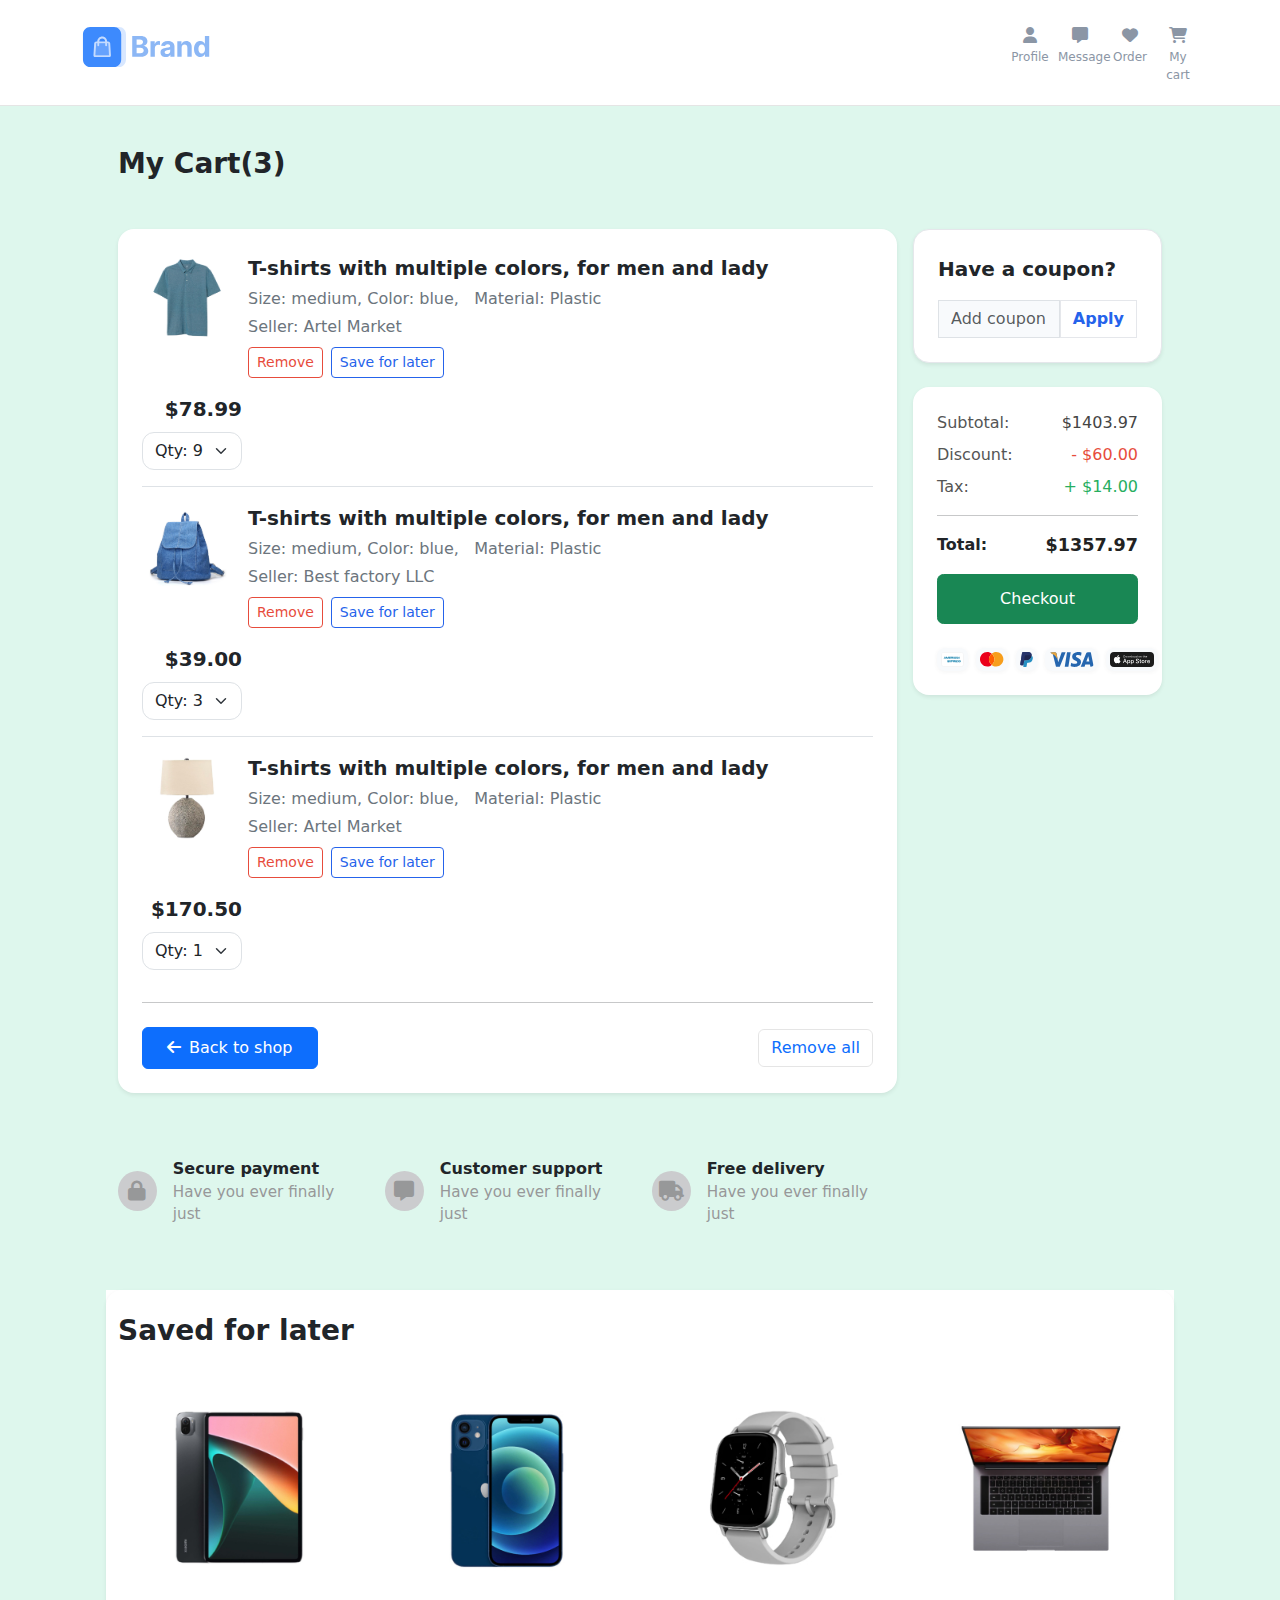
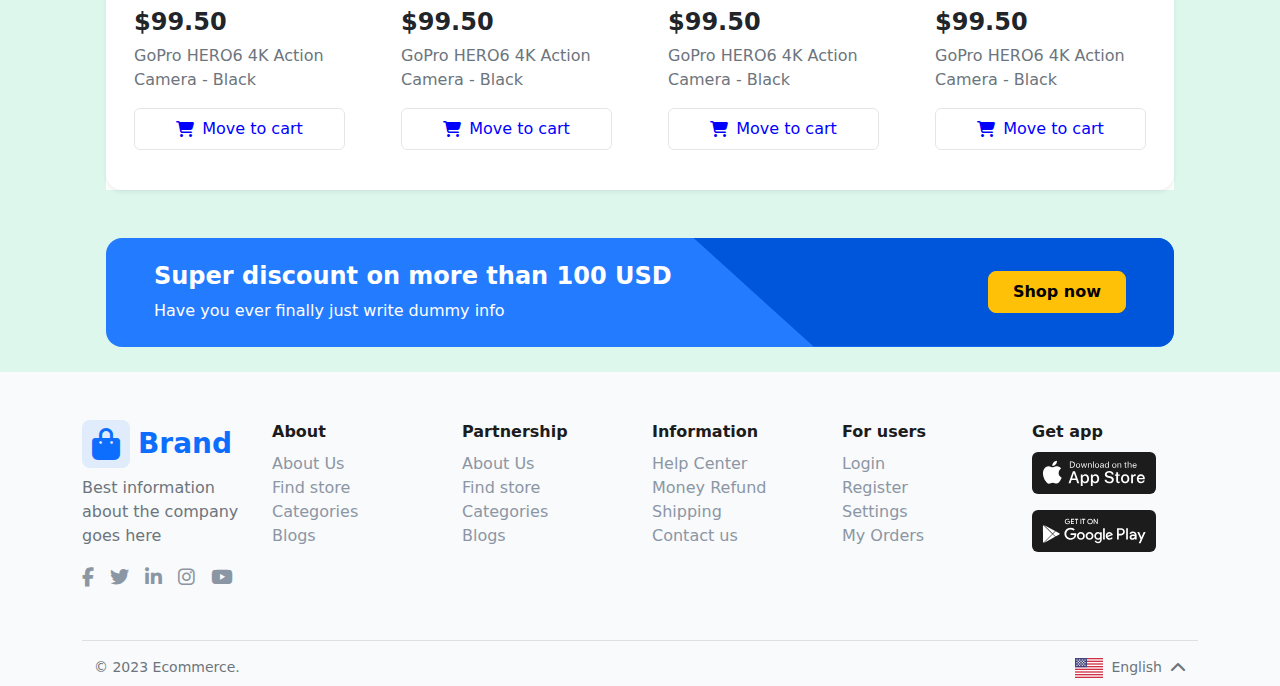
<file: e-com figma/webcart.html>
<!DOCTYPE html>
<html lang="en">

<head>
  <meta charset="UTF-8" />
  <title>Brand - E-commerce site</title>
  <!-- Bootstrap CSS -->
  <link href="https://cdn.jsdelivr.net/npm/bootstrap@5.3.0/dist/css/bootstrap.min.css" rel="stylesheet" />
  <!-- Font Awesome -->
  <link href="https://cdnjs.cloudflare.com/ajax/libs/font-awesome/6.4.2/css/all.min.css" rel="stylesheet" />
  <!-- couston css -->
  <link rel="stylesheet" href="css/styles.css" />
  <link rel="stylesheet" href="css/cart.css" />
  <link rel="stylesheet" href="css/details.css">
  <!-- Bootstrap JS Bundle (required for dropdowns) -->
  <script src="https://cdn.jsdelivr.net/npm/bootstrap@5.3.0/dist/js/bootstrap.bundle.min.js"></script>
</head>

<body>
  <header class="header">
    <div class="container my-4">
      <div class="row">
        <div class="col-3">
          <div class="brand-logo">
            <a href="index.html">
              <img src="Image/Brand/logo-colored.svg" alt="Brand Logo" />
            </a>
          </div>
        </div>
        <div class="col-9 d-flex justify-content-end">
          <div class="header-icons">
            <ul>
              <li>
                <a href="">
                  <i class="fa-solid fa-user"></i>
                  <p>Profile</p>
                </a>
              </li>
              <li>
                <a href="">
                  <i class="fa-solid fa-message"></i>
                  <p>Message</p>
                </a>
              </li>
              <li>
                <a href="">
                  <i class="fa-solid fa-heart"></i>
                  <p>Order</p>
                </a>
              </li>
              <li>
                <a href="webcart.html">
                  <i class="fa-solid fa-cart-shopping"></i>
                  <p>My cart</p>
                </a>
              </li>
            </ul>
          </div>
        </div>
      </div>
    </div>
  </header>

  <!-- main -->

  <main>
    <!-- heading -->
    <div class="container mt-3">
      <h3 class="fw-bold">My Cart(3)</h3>
    </div>

    <!-- cart info-->
    <section class="cart-info mt-5">
      <div class="container">
        <div class="row g-3">
          <!-- cart -->
          <div class="col-lg-9">
            <div class="cart-list bg-white rounded-4 shadow-sm p-4 mb-3">
              <div class="d-flex align-items-start justify-content-between flex-wrap gap-3 pb-3 border-bottom">
                <div class="d-flex align-items-start gap-3">
                  <div class="cart-img-wrapper flex-shrink-0">
                    <img src="Image/cloth/1.jpg" alt="T-shirt" class="cart-img rounded-3" />
                  </div>
                  <div>
                    <div class="fw-semibold fs-5 mb-1">
                      T-shirts with multiple colors, for men and lady
                    </div>
                    <div class="text-secondary mb-1">
                      Size: medium, Color: blue, &nbsp; Material: Plastic
                    </div>
                    <div class="text-secondary mb-2">
                      Seller: Artel Market
                    </div>
                    <div class="d-flex gap-2">
                      <button class="btn btn-outline-danger btn-sm cart-remove-btn">
                        Remove
                      </button>
                      <button class="btn btn-outline-primary btn-sm cart-save-btn">
                        Save for later
                      </button>
                    </div>
                  </div>
                </div>
                <div class="d-flex flex-column align-items-end gap-2">
                  <div class="fw-bold fs-5">$78.99</div>
                  <select class="form-select cart-qty-select" style="width: 100px">
                    <option>Qty: 9</option>
                    <option>Qty: 8</option>
                    <option>Qty: 7</option>
                    <option>Qty: 6</option>
                    <option>Qty: 5</option>
                    <option>Qty: 4</option>
                    <option>Qty: 3</option>
                    <option>Qty: 2</option>
                    <option>Qty: 1</option>
                  </select>
                </div>
              </div>
              <div class="d-flex align-items-start justify-content-between flex-wrap gap-3 py-3 border-bottom">
                <div class="d-flex align-items-start gap-3">
                  <div class="cart-img-wrapper flex-shrink-0">
                    <img src="Image/cloth/5.jpg" alt="Backpack" class="cart-img rounded-3" />
                  </div>
                  <div>
                    <div class="fw-semibold fs-5 mb-1">
                      T-shirts with multiple colors, for men and lady
                    </div>
                    <div class="text-secondary mb-1">
                      Size: medium, Color: blue, &nbsp; Material: Plastic
                    </div>
                    <div class="text-secondary mb-2">
                      Seller: Best factory LLC
                    </div>
                    <div class="d-flex gap-2">
                      <button class="btn btn-outline-danger btn-sm cart-remove-btn">
                        Remove
                      </button>
                      <button class="btn btn-outline-primary btn-sm cart-save-btn">
                        Save for later
                      </button>
                    </div>
                  </div>
                </div>
                <div class="d-flex flex-column align-items-end gap-2">
                  <div class="fw-bold fs-5">$39.00</div>
                  <select class="form-select cart-qty-select" style="width: 100px">
                    <option>Qty: 3</option>
                    <option>Qty: 2</option>
                    <option>Qty: 1</option>
                  </select>
                </div>
              </div>
              <div class="d-flex align-items-start justify-content-between flex-wrap gap-3 py-3">
                <div class="d-flex align-items-start gap-3">
                  <div class="cart-img-wrapper flex-shrink-0">
                    <img src="Image/interior/6.jpg" alt="Lamp" class="cart-img rounded-3" />
                  </div>
                  <div>
                    <div class="fw-semibold fs-5 mb-1">
                      T-shirts with multiple colors, for men and lady
                    </div>
                    <div class="text-secondary mb-1">
                      Size: medium, Color: blue, &nbsp; Material: Plastic
                    </div>
                    <div class="text-secondary mb-2">
                      Seller: Artel Market
                    </div>
                    <div class="d-flex gap-2">
                      <button class="btn btn-outline-danger btn-sm cart-remove-btn">
                        Remove
                      </button>
                      <button class="btn btn-outline-primary btn-sm cart-save-btn">
                        Save for later
                      </button>
                    </div>
                  </div>
                </div>
                <div class="d-flex flex-column align-items-end gap-2">
                  <div class="fw-bold fs-5">$170.50</div>
                  <select class="form-select cart-qty-select" style="width: 100px">
                    <option>Qty: 1</option>
                  </select>
                </div>
              </div>
              <hr>
              <div class="d-flex justify-content-between align-items-center mt-4">
                <a href="web-list.html" class="btn btn-primary px-4 py-2">
                  <i class="fa fa-arrow-left me-2"></i>Back to shop
                </a>
                <button class="btn btn-link text-primary cart-remove-all-btn">
                  Remove all
                </button>
              </div>
            </div>
          </div>
          <div class="col-lg-3">
            <!-- coupon -->
            <div class="coupon-card p-4 bg-white rounded-4 shadow-sm mb-4">
              <div class="mb-3">
                <span class="fw-semibold fs-5">Have a coupon?</span>
              </div>
              <form class="coupon-form d-flex">
                <input type="text" class="form-control coupon-input" placeholder="Add coupon"
                  aria-label="Coupon code" />
                <button type="submit" class="btn coupon-apply-btn fw-semibold">
                  Apply
                </button>
              </form>
            </div>
            <!-- checkout -->
            <div class="checkout-card p-4 bg-white rounded-4 shadow-sm">
              <div class="mb-3">
                <div class="d-flex justify-content-between align-items-center mb-2">
                  <span class="checkout-label">Subtotal:</span>
                  <span class="checkout-value">$1403.97</span>
                </div>
                <div class="d-flex justify-content-between align-items-center mb-2">
                  <span class="checkout-label">Discount:</span>
                  <span class="checkout-discount">- $60.00</span>
                </div>
                <div class="d-flex justify-content-between align-items-center mb-2">
                  <span class="checkout-label">Tax:</span>
                  <span class="checkout-tax">+ $14.00</span>
                </div>
                <hr>
                <div class="d-flex justify-content-between align-items-center mb-3">
                  <span class="checkout-total-label fw-bold">Total:</span>
                  <span class="checkout-total-value fw-bold">$1357.97</span>
                </div>
              </div>
              <button class="btn btn-success w-100 checkout-btn mb-3" type="button">
                Checkout
              </button>
              <div class="d-flex justify-content-between align-items-center gap-2 payment-icons">
                <img src="Image/icons/amex.svg" alt="American Express" class="payment-icon">
                <img src="Image/icons/master.svg" alt="Mastercard" class="payment-icon">
                <img src="Image/icons/paypal.svg" alt="PayPal" class="payment-icon">
                <img src="Image/icons/visa.svg" alt="Visa" class="payment-icon">
                <img src="Image/icons/app play.svg" alt="Apple Pay" class="payment-icon">
              </div>
            </div>
          </div>
        </div>
      </div>
    </section>

    <!-- feature items -->
    <section class="frature items mt-5">
      <div class="container">
        <div class="row">
          <div class="col-lg-9">
            <div class="row">
              <div class="col-md-4 d-flex justify-content-center mb-3">
                <div class="feature-item d-flex align-items-center gap-3">
                  <div class="feature-icon rounded-circle d-flex align-items-center justify-content-center">
                    <i class="fa-solid fa-lock"></i>
                  </div>
                  <div>
                    <div class="fw-semibold">Secure payment</div>
                    <div class="feature-desc">Have you ever finally just</div>
                  </div>
                </div>
              </div>
              <div class="col-md-4 d-flex justify-content-center mb-3">
                <div class="feature-item d-flex align-items-center gap-3">
                  <div class="feature-icon rounded-circle d-flex align-items-center justify-content-center">
                    <i class="fa-solid fa-message"></i>
                  </div>
                  <div>
                    <div class="fw-semibold">Customer support</div>
                    <div class="feature-desc">Have you ever finally just</div>
                  </div>
                </div>
              </div>
              <div class="col-md-4 d-flex justify-content-center mb-3">
                <div class="feature-item d-flex align-items-center gap-3">
                  <div class="feature-icon rounded-circle d-flex align-items-center justify-content-center">
                    <i class="fa-solid fa-truck"></i>
                  </div>
                  <div>
                    <div class="fw-semibold">Free delivery</div>
                    <div class="feature-desc">Have you ever finally just</div>
                  </div>
                </div>
              </div>
            </div>
          </div>
        </div>
      </div>
    </section>

    <!-- saved later products -->
    <section class="saved-later mt-5 bg-white">
      <div class="container py-4 rounded-4 shadow-sm">
        <h3 class="fw-bold mb-4">Saved for later</h3>
        <div class="row g-4">
          <div class="col-md-3">
            <div class="saved-card p-3 rounded-4 h-100 d-flex flex-column align-items-center">
              <div class="saved-img-wrapper mb-3">
                <img src="Image/tech/2.jpg" alt="Tablet" class="img-fluid rounded-3" />
              </div>
              <div class="w-100">
                <div class="fw-bold fs-4 mb-1">$99.50</div>
                <div class="text-secondary mb-3">
                  GoPro HERO6 4K Action Camera - Black
                </div>
                <button class="btn w-100 d-flex align-items-center justify-content-center gap-2 move-cart-btn">
                  <i class="fa-solid fa-cart-shopping"></i>
                  Move to cart
                </button>
              </div>
            </div>
          </div>
          <div class="col-md-3">
            <div class="saved-card p-3 rounded-4 h-100 d-flex flex-column align-items-center">
              <div class="saved-img-wrapper mb-3">
                <img src="Image/tech/4.jpg" alt="Phone" class="img-fluid rounded-3" />
              </div>
              <div class="w-100">
                <div class="fw-bold fs-4 mb-1">$99.50</div>
                <div class="text-secondary mb-3">
                  GoPro HERO6 4K Action Camera - Black
                </div>
                <button class="btn w-100 d-flex align-items-center justify-content-center gap-2 move-cart-btn">
                  <i class="fa-solid fa-cart-shopping"></i>
                  Move to cart
                </button>
              </div>
            </div>
          </div>
          <div class="col-md-3">
            <div class="saved-card p-3 rounded-4 h-100 d-flex flex-column align-items-center">
              <div class="saved-img-wrapper mb-3">
                <img src="Image/tech/8.jpg" alt="Watch" class="img-fluid rounded-3" />
              </div>
              <div class="w-100">
                <div class="fw-bold fs-4 mb-1">$99.50</div>
                <div class="text-secondary mb-3">
                  GoPro HERO6 4K Action Camera - Black
                </div>
                <button class="btn w-100 d-flex align-items-center justify-content-center gap-2 move-cart-btn">
                  <i class="fa-solid fa-cart-shopping"></i>
                  Move to cart
                </button>
              </div>
            </div>
          </div>
          <div class="col-md-3">
            <div class="saved-card p-3 rounded-4 h-100 d-flex flex-column align-items-center">
              <div class="saved-img-wrapper mb-3">
                <img src="Image/tech/7.jpg" alt="Laptop" class="img-fluid rounded-3" />
              </div>
              <div class="w-100">
                <div class="fw-bold fs-4 mb-1">$99.50</div>
                <div class="text-secondary mb-3">
                  GoPro HERO6 4K Action Camera - Black
                </div>
                <button class="btn w-100 d-flex align-items-center justify-content-center gap-2 move-cart-btn">
                  <i class="fa-solid fa-cart-shopping"></i>
                  Move to cart
                </button>
              </div>
            </div>
          </div>
        </div>
      </div>
    </section>

    <!-- cta banner -->
    <section class="cta-banner-wrapper mt-5">
      <div
        class="container-fluid cta-banner text-white py-4 px-5 rounded-4 d-flex align-items-center justify-content-between">
        <div>
          <h4 class="fw-bold mb-2">Super discount on more than 100 USD</h4>
          <p class="mb-0">Have you ever finally just write dummy info</p>
        </div>
        <a href="web-list.html" class="btn btn-warning fw-semibold px-4 py-2 rounded-3">Shop now</a>
      </div>
    </section>
  </main>

  <!-- footer -->
  <section class="footer">
    <div class="container">
      <div class="row py-5">
        <div class="col-lg-2 col-md-4 mb-4 mb-md-0">
          <div class="d-flex align-items-center mb-2">
            <div
              class="footer-logo bg-primary bg-opacity-10 rounded-3 d-flex align-items-center justify-content-center me-2"
              style="width: 48px; height: 48px">
              <i class="fa-solid fa-bag-shopping fa-2x text-primary"></i>
            </div>
            <span class="fs-3 fw-bold text-primary">Brand</span>
          </div>
          <div class="mb-3 text-secondary" style="max-width: 320px">
            Best information about the company goes here
          </div>
          <div class="d-flex gap-3">
            <a href="#" class="footer-social-link"><i class="fab fa-facebook-f"></i></a>
            <a href="#" class="footer-social-link"><i class="fab fa-twitter"></i></a>
            <a href="#" class="footer-social-link"><i class="fab fa-linkedin-in"></i></a>
            <a href="#" class="footer-social-link"><i class="fab fa-instagram"></i></a>
            <a href="#" class="footer-social-link"><i class="fab fa-youtube"></i></a>
          </div>
        </div>
        <div class="col-lg-2 col-md-2 mb-4 mb-md-0">
          <div class="fw-bold mb-2">About</div>
          <ul class="list-unstyled text-secondary">
            <li><a href="#" class="footer-link">About Us</a></li>
            <li><a href="#" class="footer-link">Find store</a></li>
            <li><a href="#" class="footer-link">Categories</a></li>
            <li><a href="#" class="footer-link">Blogs</a></li>
          </ul>
        </div>
        <div class="col-lg-2 col-md-2 mb-4 mb-md-0">
          <div class="fw-bold mb-2">Partnership</div>
          <ul class="list-unstyled text-secondary">
            <li><a href="#" class="footer-link">About Us</a></li>
            <li><a href="#" class="footer-link">Find store</a></li>
            <li><a href="#" class="footer-link">Categories</a></li>
            <li><a href="#" class="footer-link">Blogs</a></li>
          </ul>
        </div>
        <div class="col-lg-2 col-md-2 mb-4 mb-md-0">
          <div class="fw-bold mb-2">Information</div>
          <ul class="list-unstyled text-secondary">
            <li><a href="#" class="footer-link">Help Center</a></li>
            <li><a href="#" class="footer-link">Money Refund</a></li>
            <li><a href="#" class="footer-link">Shipping</a></li>
            <li><a href="#" class="footer-link">Contact us</a></li>
          </ul>
        </div>
        <div class="col-lg-2 col-md-2 mb-4 mb-md-0">
          <div class="fw-bold mb-2">For users</div>
          <ul class="list-unstyled text-secondary">
            <li><a href="#" class="footer-link">Login</a></li>
            <li><a href="#" class="footer-link">Register</a></li>
            <li><a href="#" class="footer-link">Settings</a></li>
            <li><a href="#" class="footer-link">My Orders</a></li>
          </ul>
        </div>
        <div class="col-lg-2 col-md-2">
          <div class="fw-bold mb-2">Get app</div>
          <div class="mb-2">
            <a href="#"><img src="Image/icons/app play.svg" alt="App Store" class="img-fluid mb-2"
                style="max-width: 140px" /></a>
          </div>
          <div>
            <a href="#"><img src="Image/icons/google play.svg" alt="Google Play" class="img-fluid"
                style="max-width: 140px" /></a>
          </div>
        </div>
      </div>
      <div
        class="container d-flex flex-column flex-md-row justify-content-between align-items-center border-top pt-3 pb-2">
        <div class="text-secondary small">&copy; 2023 Ecommerce.</div>
        <div class="d-flex align-items-center mt-2 mt-md-0">
          <img src="Image/icons/us.png" alt="English" style="height: 20px" class="me-2" />
          <span class="text-secondary small">English</span>
          <i class="fa-solid fa-chevron-up ms-2 text-secondary"></i>
        </div>
      </div>
    </div>
  </section>
</body>

</html>
</file>
<file: e-com figma/css/styles.css>
a{
  text-decoration: none;
  color: black;
}
.header {
  border-bottom: 1px solid rgba(0, 0, 0, 0.1);
}

.header form {
  border-radius: 0.375rem;
  border: 2.5px solid var(--primary, #0d6efd);
  background: #d9d9d9;
}

.header .search-bar input {
  width: 26.3125rem;
  height: 2.5rem;
  border: 1px solid var(--primary, #0d6efd);
}

.header .search-bar select {
  width: 9.0625rem;
  height: 2.5rem;
  flex-shrink: 0;
  border: 1px solid var(--primary, #0d6efd);
}

.header .search-bar button {
  width: 6.25rem;
  border: 1px solid var(--primary, #0d6efd);
  height: 2.5rem;
  background: linear-gradient(180deg, #127fff 0%, #0067ff 100%);
  color: var(--white, #fff);
  text-align: center;
  font-family: "Inter";
  font-size: 1rem;
  font-weight: 500;
}

.header .header-icons {
  width: 14.25rem;
}

.header ul {
  display: flex;
  list-style: none;
}

.header ul li {
  width: 2.75rem;
  height: 2.5625rem;
  text-align: center;
  margin-left: 8px;
}

.header ul li a {
  text-decoration: none;
  color: #8b96a5;
}

.header ul li a i {
  width: 1.31294rem;
  height: 1.3125rem;
}

.header ul li a p {
  text-align: center;
  font-size: 0.75rem;
  font-weight: 400;
}

.navbar-container {
  border-bottom: 1px solid rgba(0, 0, 0, 0.1);
}

.navbar {
  background: none !important;
}

nav .btn-link {
  color: black;
}

nav a {
  color: black;
  text-decoration: none;
}

nav .dropdown a {
  font-size: 1rem;
  font-weight: 400;
}

.sidebar-categories .list-group-item {
  border: none;
  font-size: 1.35rem;
  padding: 18px 20px;
  background: transparent;
  color: #444;
  transition: background 0.2s, color 0.2s;
}

.sidebar-categories .list-group-item.active,
.sidebar-categories .list-group-item:hover {
  background: #e6f0fa;
  color: #222;
  font-weight: 600;
}

main {
  background-color: #def7ed;
  padding: 25px 106px;
}

section.hero {
  background: #fff;
  padding: 10px 0px;
  border: 1px solid rgba(0, 0, 0, 0.1);
}

.hero .list-group-item {
  font-size: 1rem !important;
  font-style: normal;
  font-weight: 400 !important;
}

.hero .sidebar-categories .list-group-item {
  padding: 13px 23px;
}

.hero .main-banner {
  background: url(../Image/icons/banner.png);
  background-size: cover;
  background-repeat: no-repeat;
  min-height: 450px;
  background-position: center;
}

.hero .user-card {
  box-shadow: 0 2px 8px rgba(0, 0, 0, 0.04);
  background: #f3f8fb;
  margin-bottom: 10px;
}

.hero .promo-card {
  box-shadow: 0 2px 8px rgba(0, 0, 0, 0.04);
  background: #f7931e;
  color: #fff;
}

.hero .promo-card-2 {
  background: #55bdc3;
  color: #fff;
}

.hero .fw-semibold-1 {
  font-size: 1.3rem;
}

.sales .deals-offers-section {
  background: #fff;
  border: 1px solid #e5e8ea;
}

/* .sales .sales-left{
  border-right: 1px solid rgba(26, 24, 24, 0.2);
} */
.sales .deals-offers-section h3 {
  font-size: 1.2rem;
}

.sales .text-secondary {
  font-size: 1rem;
}

.sales .timer-box {
  background: #434343;
  color: #fff;
  border-radius: 4px;
  width: 2.8rem;
  padding: 5px;
}

.sales .timer-value {
  font-size: 1rem;
  font-weight: 700;
  line-height: 1;
}

.sales .timer-label {
  font-size: 0.75rem;
  font-weight: 400;
  color: #d1d1d1;
  margin-top: 2px;
}

.sales .cards-container {
  border-left: 1px solid rgba(26, 24, 24, 0.2);
}

.sales .deal-card {
  border-right: 1px solid rgba(26, 24, 24, 0.2);
  padding: 0 10px;
  display: flex;
  flex-direction: column;
  align-items: center;
  justify-content: center;
  margin-left: 25px;
}

.sales .deal-card:last-child {
  border-right: none;
}

.sales .deal-img {
  width: 6.3rem;
  object-fit: contain;
  background: #f7f7f7;
  border-radius: 12px;
}

.sales .deal-title {
  font-size: 1rem;
  font-weight: 400;
}

.sales .deal-discount {
  background: #ffeaea;
  color: #fa3434;
  font-size: 0.875rem;
  font-style: normal;
  font-weight: 500;
  line-height: normal;
  letter-spacing: -0.0125rem;
  border-radius: 20px;
  display: inline-flex;
  height: 1.75rem;
  padding: 0.1875rem 0.8125rem 0.25rem 0.8125rem;
  justify-content: center;
  align-items: center;
  gap: 0.625rem;
  flex-shrink: 0;
}

/* block element */
.box {
  position: relative;
  width: 280px;
  height: 257px;
}

.box .left-aside {
  position: relative;
  width: 282px;
  top: 0;
  left: 0;
}

.box .overlap-group {
  position: relative;
  width: 280px;
  height: 257px;
}

.box .group {
  position: absolute;
  width: 275px;
  height: 260px;
  top: 0;
  left: 0;
}

.box .button-btn-basic {
  display: inline-flex;
  flex-direction: column;
  height: 40px;
  align-items: center;
  justify-content: center;
  gap: 10px;
  padding: 0px 16px;
  position: absolute;
  top: 90px;
  left: 18px;
  background-color: #ffffff;
  border-radius: 6px;
  box-shadow: 0px 1px 2px #38383814;
}

.box .button-base-text-md {
  display: inline-flex;
  align-items: flex-start;
  gap: 10px;
  position: relative;
  flex: 0 0 auto;
}

.box .text {
  position: relative;
  width: fit-content;
  margin-top: -1px;
  font-family: "Inter-Medium", Helvetica;
  font-weight: 500;
  color: #1c1c1c;
  font-size: 16px;
  text-align: center;
  letter-spacing: 0;
  line-height: normal;
  white-space: nowrap;
}

.box .consumer-electronics {
  position: absolute;
  width: 130px;
  top: 20px;
  left: 20px;
  font-family: "Inter-SemiBold", Helvetica;
  font-weight: 600;
  color: #1c1c1c;
  font-size: 20px;
  letter-spacing: -0.2px;
  line-height: 26px;
}

.category-card {
  padding-right: 10px;
  padding-left: 10px;
}

.category-card .fw-semibold {
  font-size: 0.95rem;
  margin-bottom: 6px;
}

.card-container .col-3 {
  padding: 0px;
}

.card-container .row {
  margin: 0 -8px;
}

.card-container .card {
  --bs-card-border-radius: 0px;
}

.qoute .img-container {
  object-fit: cover;
  min-height: 380px;
  z-index: 1;
}

.qoute .overlay-layer {
  background: rgba(0, 123, 255, 0.7);
  z-index: 2;
}

.recommended h2 {
  font-size: 2rem;
  font-weight: 700;
  margin-bottom: 1.5rem;
}

.recommended-card {
  border: none;
  border-radius: 14px;
  box-shadow: 0 2px 8px rgba(60, 60, 60, 0.07);
  transition: box-shadow 0.2s;
  background: #fff;
  display: flex;
  flex-direction: column;
  justify-content: space-between;
}

.recommended-card:hover {
  box-shadow: 0 4px 16px rgba(60, 60, 60, 0.13);
}

.recommended-card .card-img-top {
  width: 100%;
  object-fit: contain;
  background: #f7f7fa;
  border-top-left-radius: 14px;
  border-top-right-radius: 14px;
}

.recommended-card .card-body {
  padding: 1rem 1rem 0.8rem 1rem;
}

.price-text {
  color: #222;
  font-size: 1.1rem;
}

.services-card {
  border-radius: 10px;
  overflow: hidden;
  box-shadow: 0 4px 12px rgba(0, 0, 0, 0.1);
  background-color: white;
}

.services-card img {
  width: 100%;
  height: 150px;
  display: block;
}

.services-card-content {
  padding: 20px;
  position: relative;
}

.services-icon-badge {
  position: absolute;
  top: -25px;
  right: 20px;
  background-color: #e7f2ff;
  border-radius: 50%;
  width: 50px;
  height: 50px;
  display: flex;
  justify-content: center;
  align-items: center;
  border: 4px solid white;
}

.services-icon-badge i {
  width: 24px;
  height: 24px;
  padding-left: 4px;
}

.services-card-title {
  font-size: 18px;
  font-weight: bold;
  color: #333;
  margin-top: 30px;
}

.region-item .region-flag {
  width: 36px;
  height: 24px;
  object-fit: cover;
  box-shadow: 0 1px 4px rgba(0, 0, 0, 0.07);
}

.region-item .region-title {
  font-weight: 600;
  font-size: 1rem;
  color: #222;
  margin-bottom: 1px;
}

.region-item .region-link {
  color: #8b96a5;
  font-size: 1rem;
  font-weight: 500;
  text-decoration: none;
}

.news-sletter {
  background: #eff2f4;
}

.newsletter-wrapper {
  border-radius: 12px;
  padding: 48px 0 40px 0;
  text-align: center;
  margin: 40px auto 0 auto;
  max-width: 900px;
}

.newsletter-title {
  font-size: 2rem;
  font-weight: 700;
  margin-bottom: 10px;
}

.newsletter-desc {
  color: #6c757d;
  font-size: 1.25rem;
  margin-bottom: 32px;
}

.newsletter-form {
  display: flex;
  justify-content: center;
  align-items: center;
  gap: 0;
  max-width: 480px;
  margin: 0 auto;
}

.newsletter-input-group {
  display: flex;
  align-items: center;
  background: #fff;
  border: 1.5px solid #cfd8dc;
  border-radius: 8px 0 0 8px;
  padding: 0 16px;
  height: 52px;
  font-size: 1.1rem;
  flex: 1 1 auto;
}

.newsletter-input-group i {
  color: #90a4ae;
  margin-right: 8px;
  font-size: 1.2rem;
}

.newsletter-input {
  border: none;
  outline: none;
  background: transparent;
  width: 180px;
  font-size: 1.1rem;
  color: #495057;
}

.newsletter-btn {
  border-radius: 0 8px 8px 0;
  border: none;
  background: #2563eb;
  color: #fff;
  font-size: 1.2rem;
  font-weight: 500;
  padding: 0 36px;
  height: 52px;
  transition: background 0.2s;
}

.newsletter-btn:hover {
  background: #1742a0;
}

.footer {
  background: #f9fafb;
  font-size: 1rem;
}

.footer-logo {
  width: 48px;
  height: 48px;
}

.footer-social-link {
  color: #8b96a5;
  font-size: 1.2rem;
  transition: color 0.2s;
}

.footer-social-link:hover {
  color: #0d6efd;
}

.footer-link {
  color: #8b96a5;
  text-decoration: none;
  transition: color 0.2s;
}

.footer-link:hover {
  color: #0d6efd;
  text-decoration: underline;
}

.footer .fw-bold {
  color: #1c1c1c;
}

.footer .border-top {
  border-color: #e0e0e0 !important;
}

@media (max-width: 1024px) {
  main {
    padding: 20px 20px;
  }

  section.hero {
    padding: 10px 0;
  }

  .box .group {
    height: 244px;
    width: 224px;
  }
  .sales .deal-card {
    margin-left: 23px;
  }

  .hero .main-banner {
    background-position: center;
  }
  .main-banner h2 {
    font-size: 1.8rem !important;
  }
  .main-banner h1 {
    font-size: 2.2rem !important;
  }

  .sidebar-categories .list-group-item {
    font-size: 1rem;
    padding: 12px 12px;
  }

  .category-card {
    padding-left: 0;
    padding-right: 0;
  }

  .card-container .row {
    margin: 0 -4px;
  }

  .services-card img {
    height: 100px;
  }

  .newsletter-wrapper {
    padding: 32px 0 24px 0;
    max-width: 100%;
  }

  .newsletter-form {
    flex-direction: column;
    gap: 12px;
    max-width: 100%;
  }

  .newsletter-input-group,
  .newsletter-btn {
    border-radius: 8px;
    width: 100%;
    max-width: 100%;
  }

  .footer {
    font-size: 0.95rem;
    padding: 20px 10px;
  }
}
</file>
<file: e-com figma/css/sidebar.css>
.custom-breadcrumb {
  background: transparent;
  font-size: 0.8rem;
  font-weight: 600;
  color: #8b98a9;
  --bs-breadcrumb-divider-color: #8b98a9;
}

.custom-breadcrumb .breadcrumb-item + .breadcrumb-item::before {
  content: "\f054";
  font-family: "Font Awesome 6 Free";
  font-weight: 900;
  color: #8b98a9;
  margin-right: 0.5rem;
  margin-left: 0.5rem;
  font-size: 0.8rem;
  vertical-align: middle;
}

.custom-breadcrumb .breadcrumb-item a {
  color: #8b98a9;
  text-decoration: none;
  transition: color 0.2s;
}

.custom-breadcrumb .breadcrumb-item a:hover {
  color: #3a4d63;
  text-decoration: underline;
}

.custom-breadcrumb .breadcrumb-item.active {
  color: #8b98a9;
  opacity: 0.8;
}

.custom-sidebar {
  min-height: 100vh;
  position: sticky;
  top: 0;
}

.sidebar-link {
  color: #3a4d63;
  text-decoration: none;
  display: block;
  padding: 4px 0;
  transition: color 0.2s;
}

.sidebar-link:hover {
  color: #0d6efd;
  text-decoration: underline;
}

.custom-sidebar input[type="checkbox"],
.custom-sidebar input[type="radio"] {
  accent-color: #0d6efd;
}

.top-text {
  font-size: 1.1rem;
}

.btn-group .btn.active,
.btn-group .btn:focus {
  background-color: #f3f6fa;
  border-color: #0064fe;
  color: #222;
}

.btn-group .btn i {
  vertical-align: middle;
}
.pagination .page-link {
  min-width: 32px;
  text-align: center;
  color: #333;
  border-radius: 4px !important;
  border: 1px solid #e5e7eb;
  background: #fff;
  margin: 0 2px;
  transition: background 0.2s, color 0.2s;
}
.pagination .page-item.active .page-link {
  background: #f3f6fa;
  color: #333;
  border-color: #e5e7eb;
  font-weight: 500;
}
.pagination .page-link:focus {
  box-shadow: none;
}
.pagination .page-link:hover {
  background: #f3f6fa;
  color: #0d6efd;
}
.form-select-sm {
  font-size: 0.95rem;
  padding: 0.15rem 1.5rem 0.15rem 0.75rem;
  height: 32px;
}
.filter-chip {
  font-size: 1rem;
  color: #555;
  transition: box-shadow 0.2s;
  border: 1.5px solid #1976d2;
  box-shadow: 0 0 0 1.5px #1976d2;
}

.filter-chip-close i {
  font-size: 1rem;
  color: #9e9e9e;
  transition: color 0.2s;
}

.filter-chip-close:hover i {
  color: #1976d2;
}

.filter-clear-all:hover {
  text-decoration: underline;
}
@media (max-width: 1024px) {
  .custom-sidebar {
    min-height: auto;
    position: static;
    top: unset;
    padding-bottom: 1rem;
  }

  .top-text {
    font-size: 1rem;
  }

  .sidebar-link {
    padding: 8px 0;
    font-size: 1rem;
  }

  .pagination .page-link {
    min-width: 28px;
    font-size: 0.95rem;
  }
}
</file>
<file: e-com figma/css/details.css>
.product-images {
  background: #fff;
  border-radius: 8px;
  padding: 12px;
  border: 1px solid #eee;
}

.main-product-img {
  width: 100%;
  max-height: 340px;
  object-fit: contain;
  background: #f8f9fa;
}

.thumb-img {
  width: 54px;
  height: 54px;
  object-fit: contain;
  border: 1.5px solid #eee;
  border-radius: 6px;
  cursor: pointer;
  background: #fff;
  transition: border 0.2s;
}

.thumb-img.active,
.thumb-img:hover {
  border: 1px solidrgb(5, 5, 5);
}

.price-table .col {
  background: #fff7ee;
}

.supplier-card {
  border: 1px solid #eee;
  border-radius: 10px;
  background: #fff;
}

.supplier-logo {
  background: rgba(15, 97, 221, 0.27);
  color: rgba(231, 231, 243, 0.4);
  font-size: 1.2em;
  width: 40px;
  height: 40px;
}

.nav-tabs .nav-link {
  color: #555;
  font-weight: 500;
  border: none;
  border-bottom: 2px solid transparent;
  transition: color 0.2s, border-color 0.2s;
}

.nav-tabs .nav-link.active {
  color: #0d6efd;
  border-bottom: 2.5px solid #0d6efd;
  background: #f8f9fa;
}

.tab-content {
  padding-top: 1rem;
}

.tab-pane ul {
  padding-left: 1.2rem;
}

.custom-spec-table th,
.custom-spec-table td {
  vertical-align: middle;
  font-size: 1rem;
  border: 1px solid rgba(0, 0, 0, 0.1);
}

.custom-spec-table th {
  background: #f5f7f9;
  width: 180px;
}

.feature-list li {
  color: #555;
}

.card-body h5 {
  font-size: 1.2rem;
}

.card .fw-semibold {
  font-size: 1.08rem;
  color: #222;
}

.card .text-secondary {
  color: #8b96a5 !important;
}

.card-body .me-3 img {
  width: 72px;
  height: 72px;
  object-fit: contain;
  background: #f8f9fa;
}

.related-products-row {
  margin-bottom: 2rem;
}

.related-product-card {
  border-radius: 16px;
  transition: box-shadow 0.2s;
  background: transparent;
}

.related-product-card:hover {
  box-shadow: 0 4px 24px rgba(60, 72, 88, 0.08);
}

.related-product-img-wrapper {
  border-radius: 12px;
  display: flex;
  align-items: center;
  justify-content: center;
  min-height: 160px;
}

.related-product-img {
  width: 100%;
  object-fit: contain;
  background: #ededed;
}

.related-product-title {
  font-size: 1.1rem;
  font-weight: 500;
  color: #222;
  min-height: 48px;
}

.related-product-price {
  font-size: 1.1rem;
  color: #8b96a5;
  font-weight: 400;
}

.cta-banner {
  background-color: #237cff;
  position: relative;
  overflow: hidden;
}

.cta-banner::after {
  content: "";
  position: absolute;
  top: 0;
  right: 0;
  width: 45%;
  height: 100%;
  background-color: #0056da;
  clip-path: polygon(0% 0%, 100% 0, 100% 100%, 25% 100%);
  z-index: 0;
}

.cta-banner > * {
  position: relative;
  z-index: 1;
}
@media (max-width: 1024px) {
  .related-product-card .related-product-title ,
  .related-product-card .related-product-price{
    font-size: 1rem;
  }
}
</file>
<file: e-com figma/css/cart.css>
.saved-card {
  transition: box-shadow 0.2s;
}

.saved-card:hover {
  box-shadow: 0 4px 24px rgba(60, 60, 60, 0.08);
  background: #f0f4f8;
}

.saved-img-wrapper {
  width: 100%;
  display: flex;
  align-items: center;
  justify-content: center;
  min-height: 200px;
  color: rgba(128, 128, 128, 0.637);
}

.saved-img-wrapper img {
  height: 180px;
}

.move-cart-btn {
  font-weight: 500;
  font-size: 1rem;
  padding: 0.5rem 0;
  color: blue;
  border: 1px solid rgba(0, 0, 0, 0.1);
}

.feature-item {
  background: none;
}

.feature-icon {
  width: 40px;
  height: 40px;
  background: rgb(203, 204, 206);
  color: rgb(151, 152, 153);
  font-size: 1.25rem;
}

.feature-desc {
  color: rgb(151, 152, 153);
  font-size: 0.95rem;
}
.cart-list {
  background: #fff;
  border-radius: 1.5rem;
  box-shadow: 0 2px 16px rgba(60, 60, 60, 0.07);
}

.cart-img-wrapper {
  width: 90px;
  height: 90px;
  align-items: center;
  justify-content: center;
  border-radius: 1rem;
}

.cart-img {
  max-width: 90px;
  max-height: 90px;
  object-fit: contain;
}

.cart-remove-btn {
  color: #e74c3c;
  border-color: #e74c3c;
  background: #fff;
  transition: background 0.2s, color 0.2s;
}

.cart-remove-btn:hover {
  background: #e74c3c;
  color: #fff;
}

.cart-save-btn {
  color: #2563eb;
  border-color: #2563eb;
  background: #fff;
  transition: background 0.2s, color 0.2s;
}

.cart-save-btn:hover {
  background: #2563eb;
  color: #fff;
}

.cart-qty-select {
  min-width: 90px;
  border-radius: 0.75rem;
}

.cart-remove-all-btn {
  color: #2563eb;
  font-weight: 500;
  border: 1px solid rgba(0, 0, 0, 0.1);
  text-decoration: none;
}

.coupon-card {
  border: 1px solid #e5e7eb;
}
.coupon-form .coupon-input {
  font-size: 1rem;
  color: #6c757d;
  box-shadow: none;
  background: #f8fafc;
  border-radius: 0;
}
.coupon-form .coupon-input:focus {
  background: #fff;
  border-color: #2563eb;
  box-shadow: 0 0 0 0.2rem rgba(37, 99, 235, 0.1);
}
.coupon-form .coupon-apply-btn {
  color: #2563eb;
  background: transparent;
  border: 1px solid #e5e7eb;
  border-radius: 0;
  font-size: 1rem;
  transition: color 0.2s;
}
.coupon-form .coupon-apply-btn:hover,
.coupon-form .coupon-apply-btn:focus {
  color: #1746a2;
  background: #f0f4f8;
}
.checkout-card {
  box-shadow: 0 2px 16px rgba(60, 60, 60, 0.07);
  border-radius: 1rem;
  background: #fff;
}
.checkout-label {
  color: #555;
  font-size: 1rem;
}
.checkout-value {
  color: #444;
  font-size: 1rem;
}
.checkout-discount {
  color: #e74c3c;
  font-size: 1rem;
  font-weight: 500;
}
.checkout-tax {
  color: #27ae60;
  font-size: 1rem;
  font-weight: 500;
}
.checkout-total-label {
  font-size: 1rem;
}
.checkout-total-value {
  font-size: 1.1rem;
  color: #222;
}
.checkout-btn {
  font-size: 1rem;
  font-weight: 500;
  border-radius: 0.4rem;
  padding: 0.75rem 0;
}
.payment-icons {
  margin-top: 0.5rem;
}
.payment-icon {
  height: 23px;
  width: auto;
  background: #f8fafc;
  border-radius: 0.5rem;
  padding: 4px 4px;
  box-shadow: 0 1px 4px rgba(60, 60, 60, 0.06);
}
@media (max-width: 1024px) {
  .cart-list,
  .checkout-card {
    border-radius: 1rem;
    box-shadow: 0 1px 8px rgba(60, 60, 60, 0.06);
  }

  .cart-img-wrapper,
  .cart-img {
    width: 70px;
    height: 70px;
    max-width: 70px;
    max-height: 70px;
  }

  .saved-img-wrapper {
    min-height: 140px;
  }

  .saved-img-wrapper img {
    height: 120px;
  }

  .feature-icon {
    width: 32px;
    height: 32px;
    font-size: 1rem;
  }

  .checkout-btn {
    padding: 0.6rem 0;
    font-size: 0.95rem;
  }
  .coupon-card .coupon-form .form-control,
  .coupon-card .coupon-form .coupon-apply-btn {
    font-size: 0.7rem;
    padding: 2px;
  }
  .payment-icons {
    gap: 0rem !important;
  }
  .payment-icon {
    height: 19px;
  }
}
@media (max-width: 1024px) {
  .payment-icons {
    gap: 0.5rem !important;
  }
  .payment-icon {
    height: 35px;
  }
   .coupon-card .coupon-form .form-control,
  .coupon-card .coupon-form .coupon-apply-btn {
    font-size: 1.2rem;
  }
}
</file>
